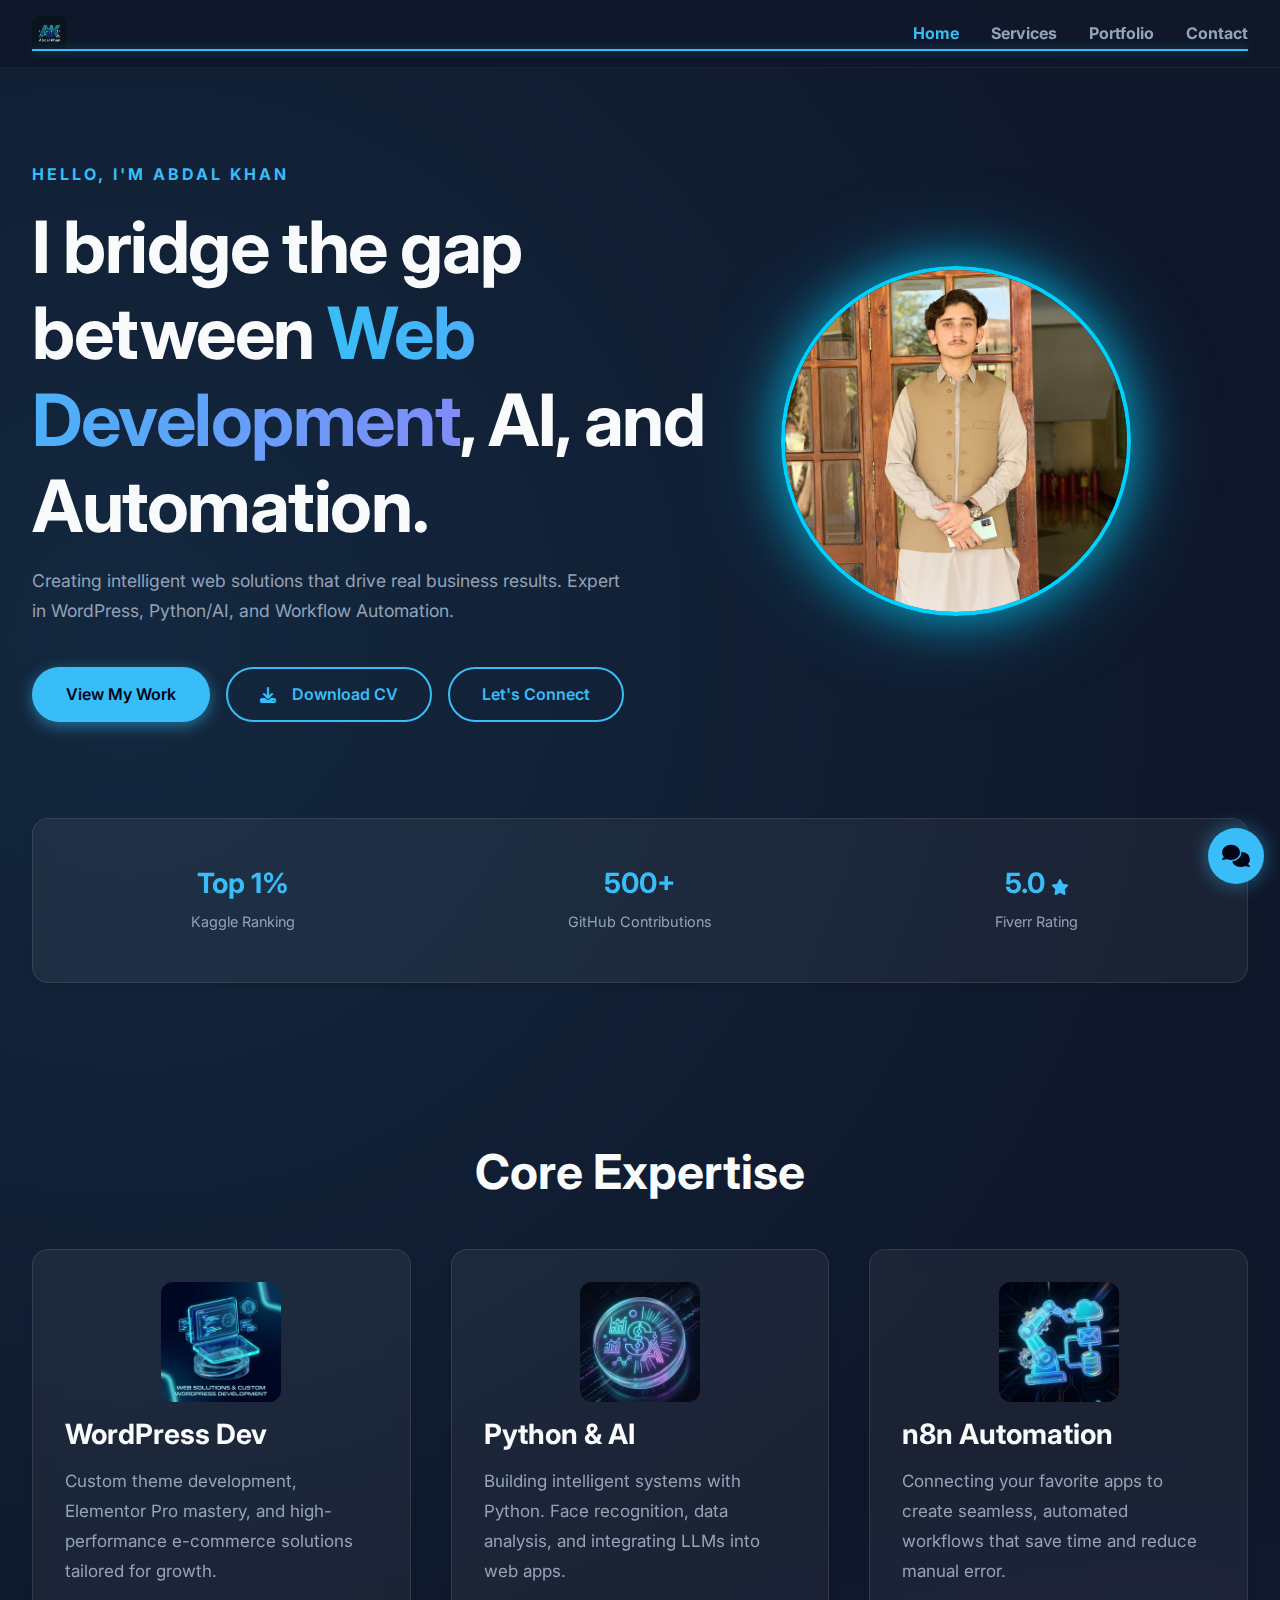
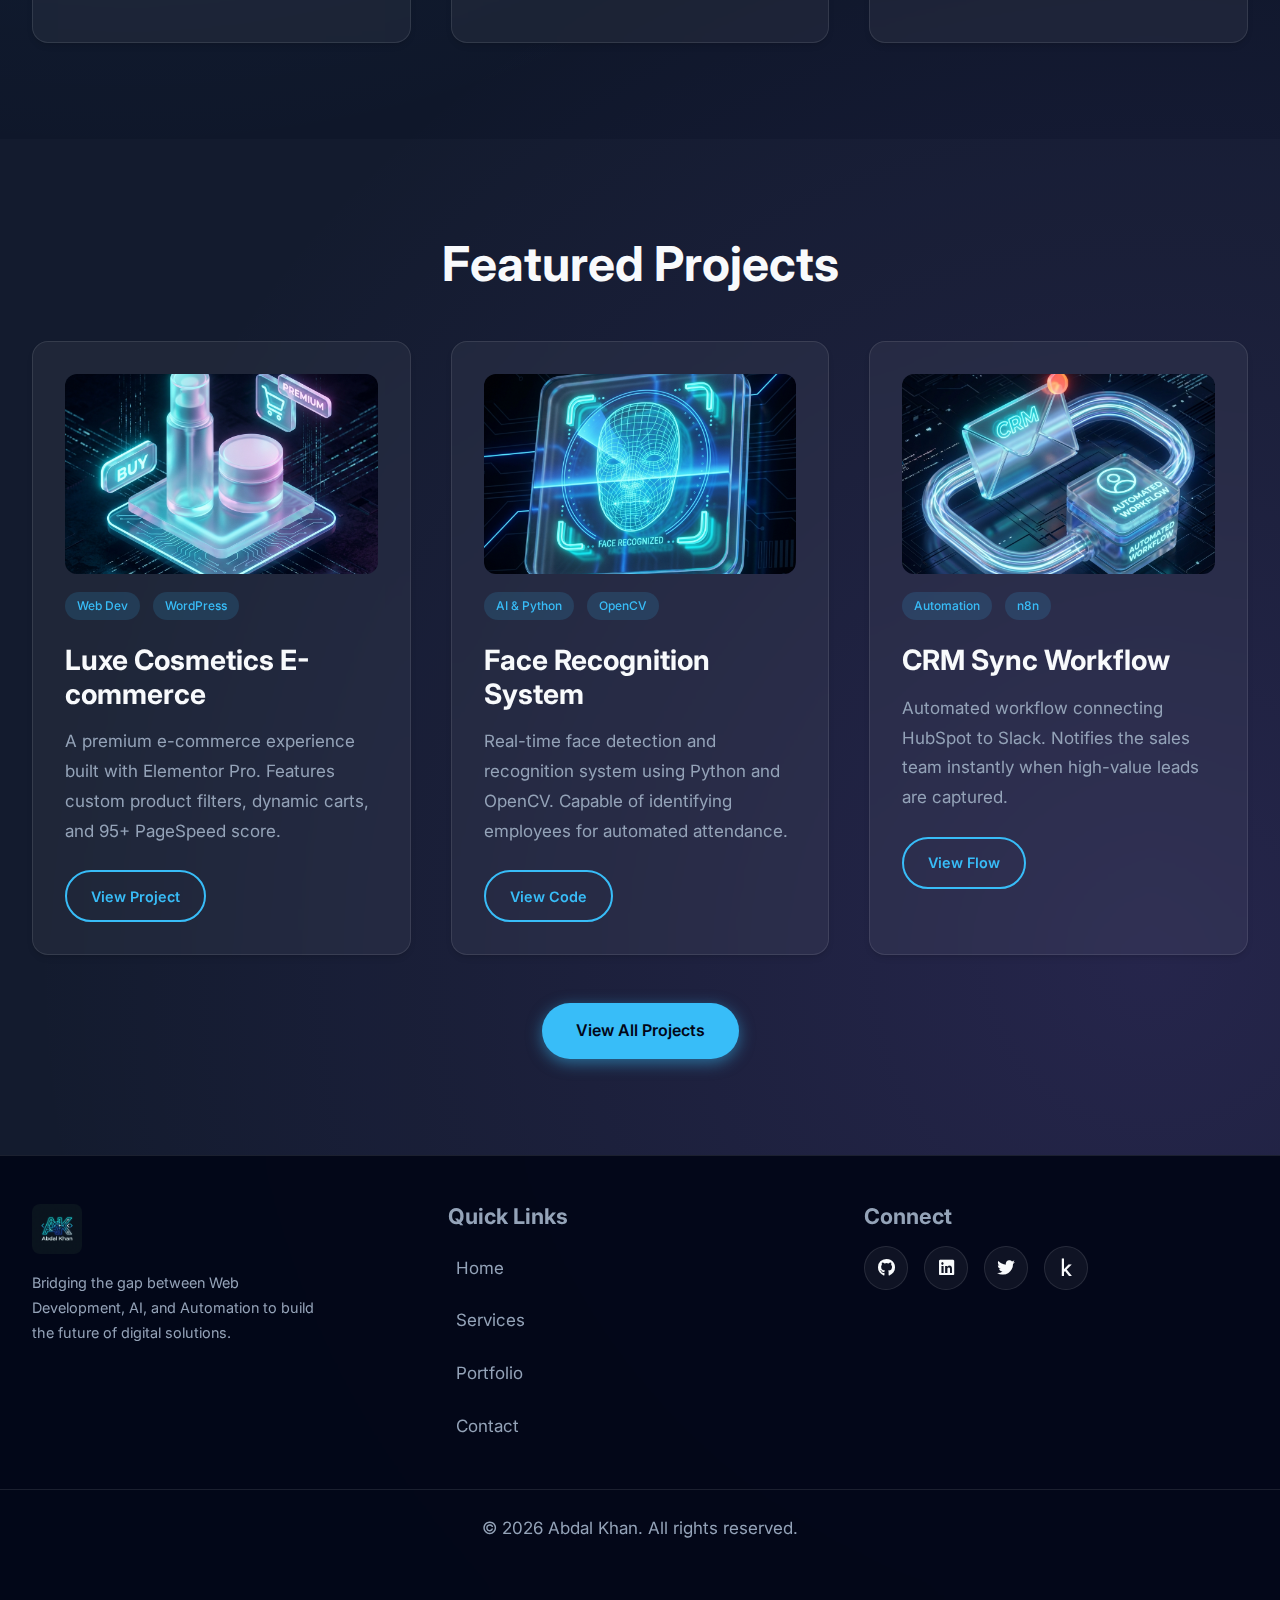
<file: index.html>
<!DOCTYPE html>
<html lang="en">

<head>
    <meta charset="UTF-8">
    <meta name="viewport" content="width=device-width, initial-scale=1.0">
    <title>Portfolio | Web Dev & AI Specialist</title>
    <!-- Fonts -->
    <link rel="preconnect" href="https://fonts.googleapis.com">
    <link rel="preconnect" href="https://fonts.gstatic.com" crossorigin>
    <link href="https://fonts.googleapis.com/css2?family=Inter:wght@400;500;600;700;800&display=swap" rel="stylesheet">
    <link rel="stylesheet" href="style.css">
    <!-- FontAwesome for Icons -->
    <link rel="stylesheet" href="https://cdnjs.cloudflare.com/ajax/libs/font-awesome/6.4.0/css/all.min.css">
</head>

<body>

    <!-- Navigation -->
    <header>
        <div class="container">
            <nav>
                <a href="index.html" class="logo">
                    <img src="new_logo.png" alt="Logo" class="logo-img">
                </a>
                <ul class="nav-links">
                    <li><a href="index.html" class="active">Home</a></li>
                    <li><a href="services.html">Services</a></li>
                    <li><a href="portfolio.html">Portfolio</a></li>
                    <li><a href="contact.html">Contact</a></li>
                </ul>
                <div class="burger">
                    <div class="line1"></div>
                    <div class="line2"></div>
                    <div class="line3"></div>
                </div>
            </nav>
        </div>
    </header>

    <!-- Hero Section -->
    <section class="hero section-padding"
        style="padding-top: 10rem; min-height: 90vh; display: flex; align-items: center;">
        <div class="container">
            <div class="hero-content">
                <div>
                    <p class="hero-subtitle">HELLO, I'M ABDAL KHAN</p>
                    <h1 class="hero-title">I bridge the gap between <span
                            style="background: linear-gradient(to right, #38bdf8, #818cf8); -webkit-background-clip: text; background-clip: text; color: transparent;">Web
                            Development</span>, AI, and Automation.</h1>
                    <p style="font-size: 1.1rem; max-width: 600px; margin-bottom: 2.5rem;">
                        Creating intelligent web solutions that drive real business results. Expert in WordPress,
                        Python/AI, and Workflow Automation.
                    </p>
                    <div class="hero-buttons">
                        <a href="portfolio.html" class="btn btn-primary">View My Work</a>
                        <a href="https://drive.google.com/file/d/1JpySWDQHjUjmjaiJyUiT8-OLuBSxRyZj/view?usp=drive_link"
                            target="_blank" class="btn btn-outline"><i class="fas fa-download"
                                style="margin-right: 8px;"></i>Download CV</a>
                        <a href="contact.html" class="btn btn-outline">Let's Connect</a>
                    </div>
                </div>
                <!-- Profile Image -->
                <div>
                    <img src="profile.png" alt="Abdal Khan" class="hero-img">
                </div>
            </div>
        </div>
    </section>

    <!-- Quick Stats Bar -->
    <section class="stats" style="margin-bottom: 4rem;">
        <div class="container">
            <div class="glass-card grid-3" style="align-items: center; text-align: center;">
                <div class="stat-item">
                    <a href="https://www.kaggle.com/muhammadabdal123" target="_blank" style="text-decoration: none;">
                        <h3 style="color: var(--accent); margin-bottom: 0.5rem;">Top 1%</h3>
                        <p style="margin-bottom: 0;">Kaggle Ranking</p>
                    </a>
                </div>
                <div class="stat-item">
                    <h3 style="color: var(--accent); margin-bottom: 0.5rem;">500+</h3>
                    <p style="margin-bottom: 0;">GitHub Contributions</p>
                </div>
                <div class="stat-item">
                    <h3 style="color: var(--accent); margin-bottom: 0.5rem;">5.0 <i class="fas fa-star"
                            style="font-size: 1rem;"></i></h3>
                    <p style="margin-bottom: 0;">Fiverr Rating</p>
                </div>
            </div>
        </div>
    </section>

    <!-- Core Expertise -->
    <section class="expertise section-padding">
        <div class="container">
            <h2 style="text-align: center; margin-bottom: 3rem;">Core Expertise</h2>
            <div class="grid-3">
                <div class="glass-card">
                    <img src="web_solutions.png" alt="WordPress Dev" class="service-img">
                    <h3>WordPress Dev</h3>
                    <p>Custom theme development, Elementor Pro mastery, and high-performance e-commerce solutions
                        tailored for growth.</p>
                </div>
                <div class="glass-card">
                    <img src="data_strategy.png" alt="Python & AI" class="service-img">
                    <h3>Python & AI</h3>
                    <p>Building intelligent systems with Python. Face recognition, data analysis, and integrating LLMs
                        into web apps.</p>
                </div>
                <div class="glass-card">
                    <img src="automation.png" alt="n8n Automation" class="service-img">
                    <h3>n8n Automation</h3>
                    <p>Connecting your favorite apps to create seamless, automated workflows that save time and reduce
                        manual error.</p>
                </div>
            </div>
        </div>
    </section>


    <!-- Featured Projects -->
    <section class="projects section-padding" style="background: rgba(255, 255, 255, 0.02);">
        <div class="container">
            <h2 style="text-align: center; margin-bottom: 3rem;">Featured Projects</h2>
            <div class="grid-3">
                <!-- Project 1: Web Dev -->
                <div class="glass-card">
                    <img src="portfolio_luxe.png" alt="Luxe Cosmetics" class="project-img">
                    <div style="margin-bottom: 1rem;">
                        <span class="project-tag">Web Dev</span>
                        <span class="project-tag">WordPress</span>
                    </div>
                    <h3>Luxe Cosmetics E-commerce</h3>
                    <p>A premium e-commerce experience built with Elementor Pro. Features custom product filters,
                        dynamic carts, and 95+ PageSpeed score.</p>
                    <a href="portfolio.html" class="btn btn-outline"
                        style="padding: 0.5rem 1.5rem; font-size: 0.9rem;">View
                        Project</a>
                </div>

                <!-- Project 2: AI -->
                <div class="glass-card">
                    <img src="portfolio_face_rec.png" alt="Face Recognition" class="project-img">
                    <div style="margin-bottom: 1rem;">
                        <span class="project-tag">AI & Python</span>
                        <span class="project-tag">OpenCV</span>
                    </div>
                    <h3>Face Recognition System</h3>
                    <p>Real-time face detection and recognition system using Python and OpenCV. Capable of identifying
                        employees for automated attendance.</p>
                    <a href="https://github.com/Abdal-AI/Face-Recognition-Attendance-System" class="btn btn-outline"
                        style="padding: 0.5rem 1.5rem; font-size: 0.9rem;">View Code</a>
                </div>

                <!-- Project 3: Automation -->
                <div class="glass-card">
                    <img src="portfolio_crm.png" alt="CRM Sync" class="project-img">
                    <div style="margin-bottom: 1rem;">
                        <span class="project-tag">Automation</span>
                        <span class="project-tag">n8n</span>
                    </div>
                    <h3>CRM Sync Workflow</h3>
                    <p>Automated workflow connecting HubSpot to Slack. Notifies the sales team instantly when high-value
                        leads are captured.</p>
                    <a href="portfolio.html" class="btn btn-outline"
                        style="padding: 0.5rem 1.5rem; font-size: 0.9rem;">View Flow</a>
                </div>
            </div>

            <div style="text-align: center; margin-top: 3rem;">
                <a href="portfolio.html" class="btn btn-primary">View All Projects</a>
            </div>
        </div>
    </section>

    <!-- Footer -->
    <footer>
        <div class="container">
            <div class="footer-content">
                <div class="footer-brand">
                    <img src="new_logo.png" alt="Abdal Khan Logo" class="logo-img" style="height: 50px;">
                    <p>Bridging the gap between Web Development, AI, and Automation to build the future of digital
                        solutions.</p>
                </div>

                <div class="footer-links">
                    <h4>Quick Links</h4>
                    <ul>
                        <li><a href="index.html">Home</a></li>
                        <li><a href="services.html">Services</a></li>
                        <li><a href="portfolio.html">Portfolio</a></li>
                        <li><a href="contact.html">Contact</a></li>
                    </ul>
                </div>

                <div class="footer-social">
                    <h4>Connect</h4>
                    <div class="footer-social-icons">
                        <a href="https://github.com/Abdal-AI"><i class="fab fa-github"></i></a>
                        <a href="https://www.linkedin.com/in/muhammad-abdal-619451299/" target="_blank"><i
                                class="fab fa-linkedin"></i></a>
                        <a href="https://x.com/abdalkhan1514" target="_blank"><i class="fab fa-twitter"></i></a>
                        <a href="https://www.kaggle.com/muhammadabdal123" target="_blank"><i
                                class="fab fa-kaggle"></i></a>
                    </div>
                </div>
            </div>
        </div>

        <div class="footer-bottom">
            <p>&copy; <span id="year"></span> Abdal Khan. All rights reserved.</p>
        </div>
        </div>
    </footer>

    <script src="script.js"></script>
</body>

</html>
</file>
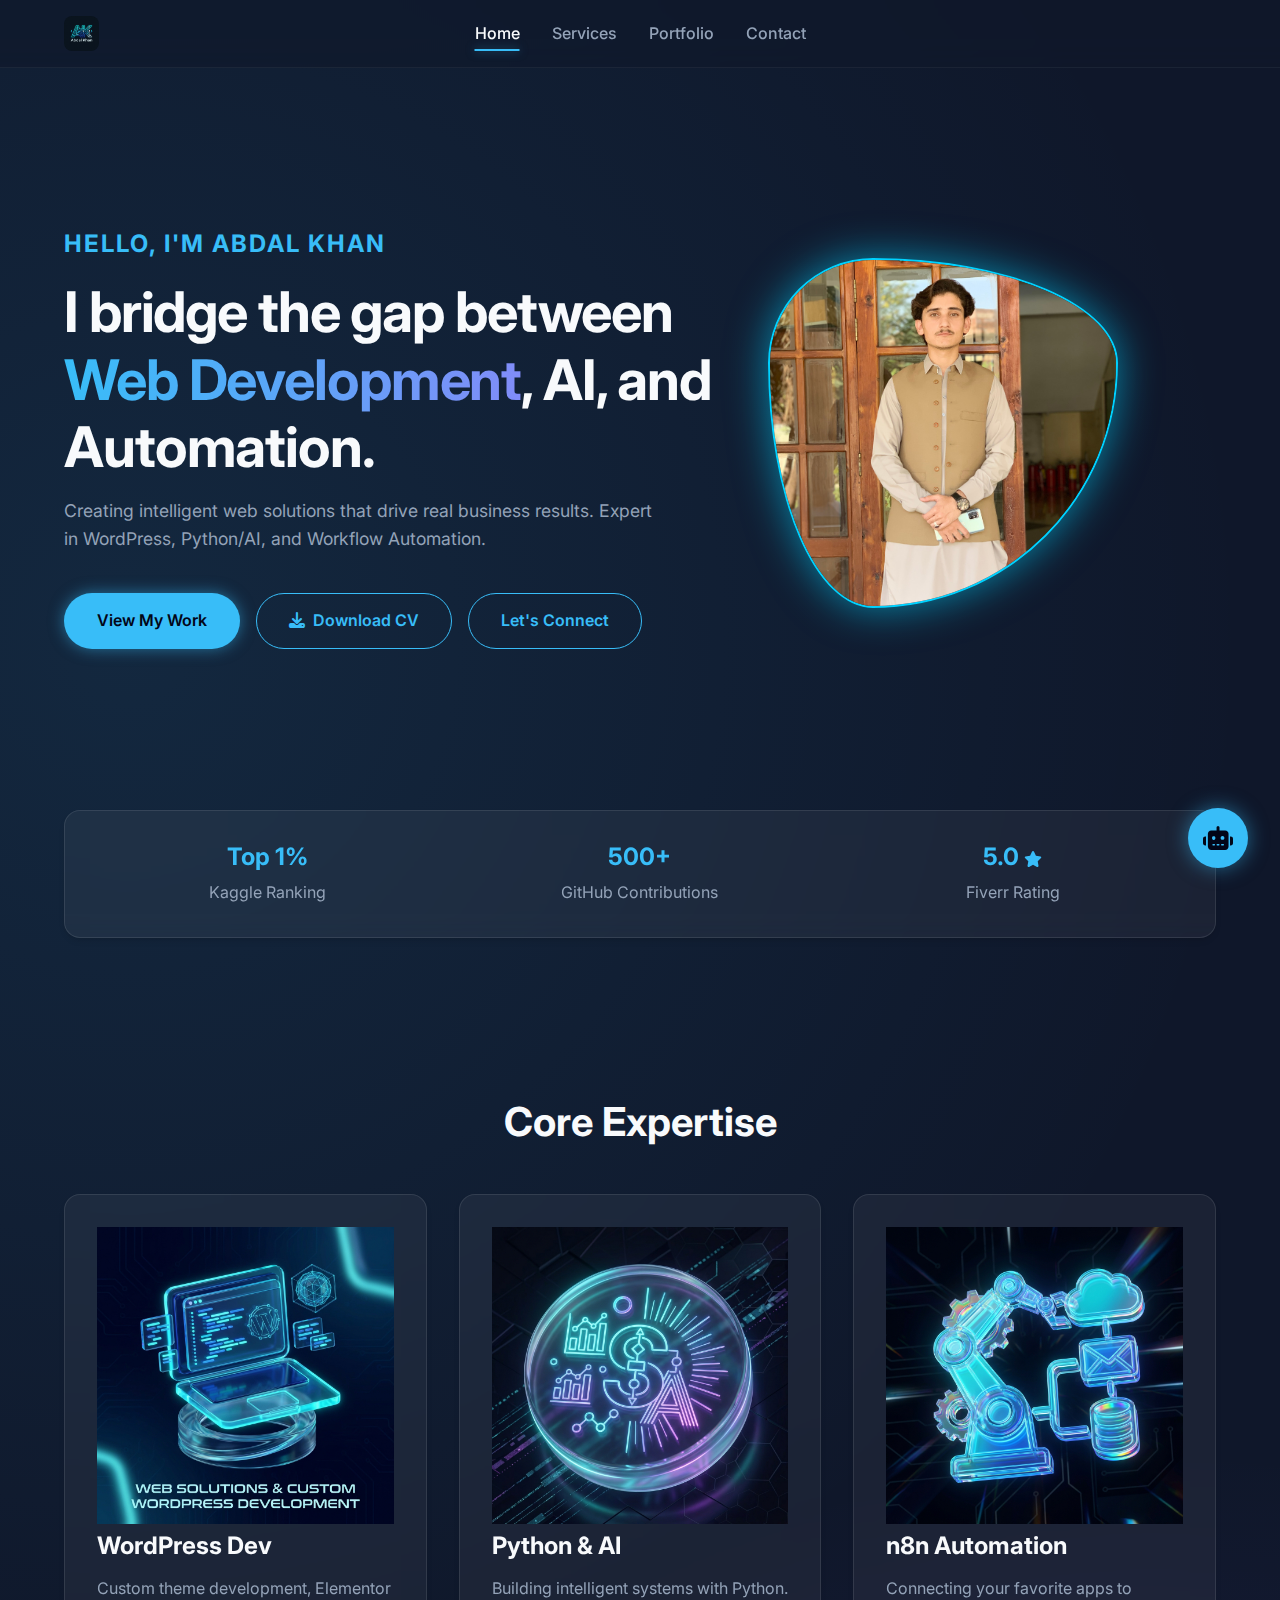
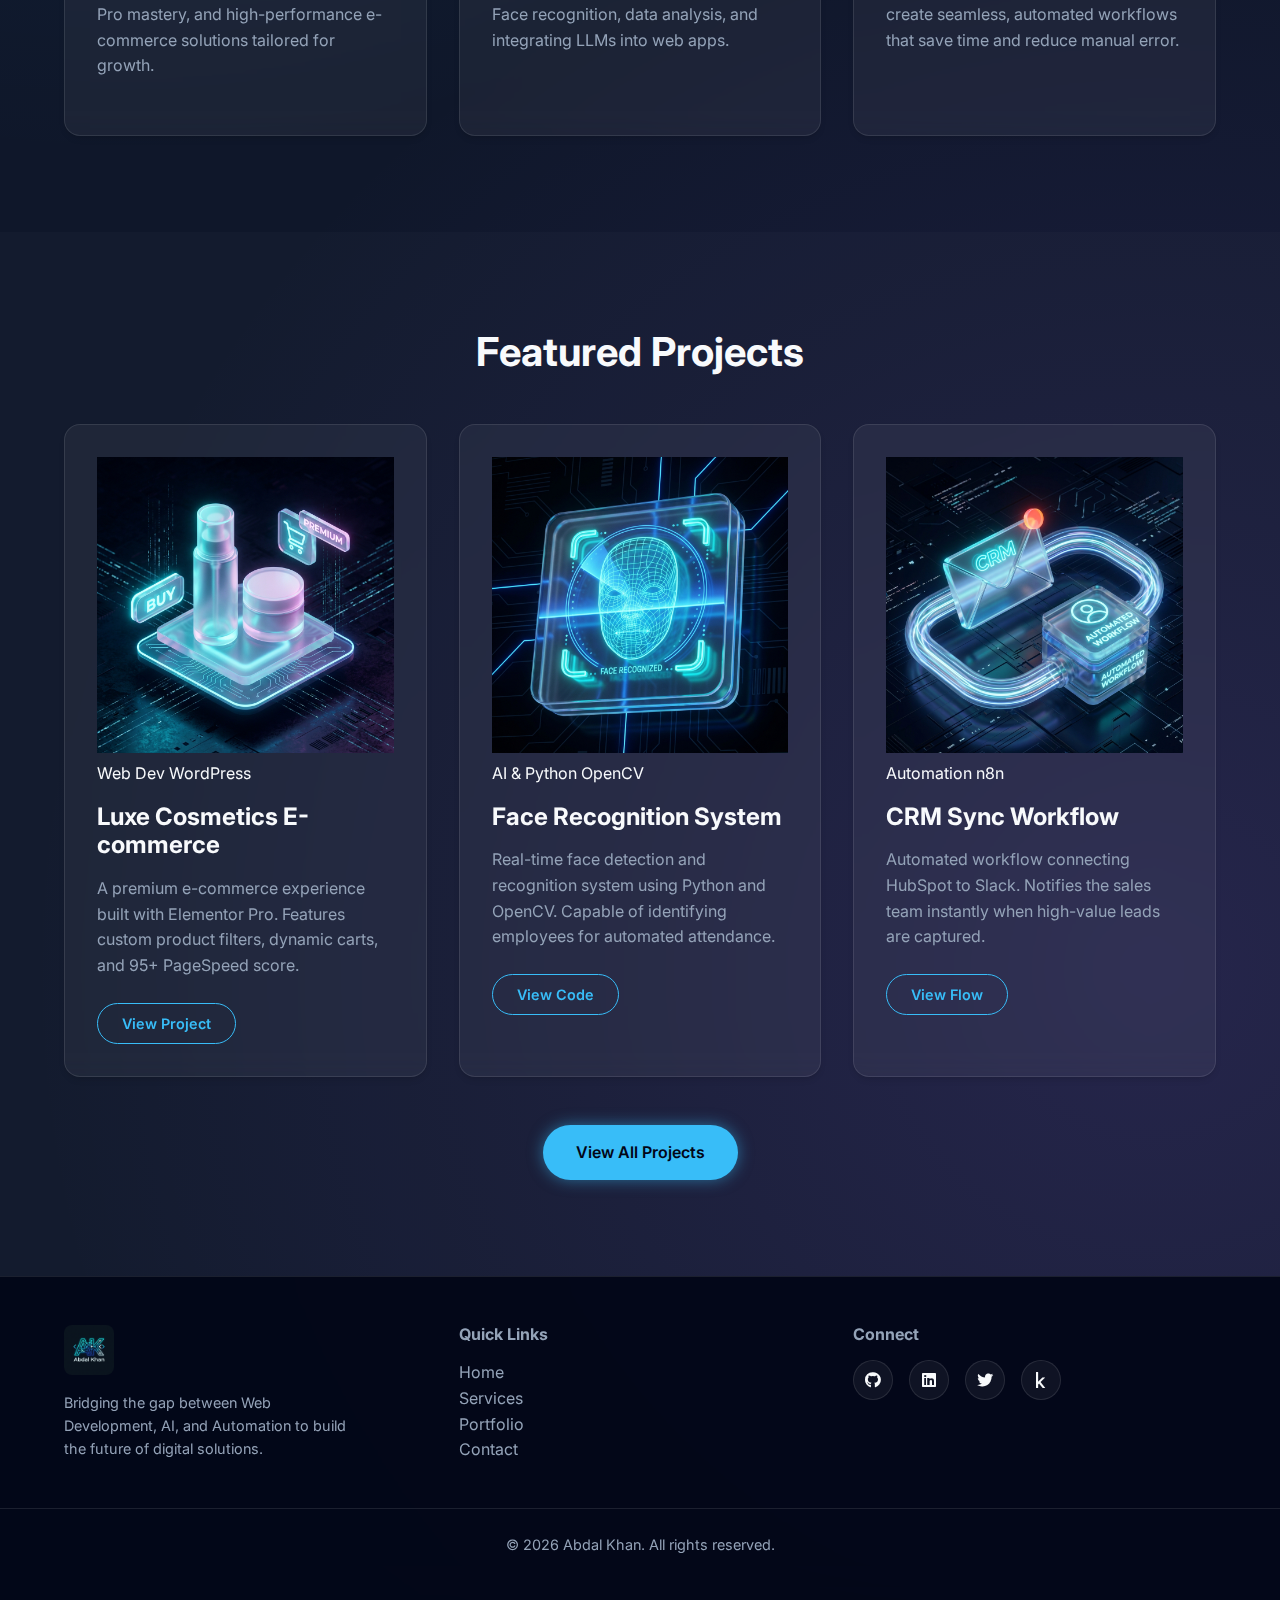
<file: my website/index.html>
<!DOCTYPE html>
<html lang="en">

<head>
    <meta charset="UTF-8">
    <meta name="viewport" content="width=device-width, initial-scale=1.0">
    <title>Portfolio | Web Dev & AI Specialist</title>
    <!-- Fonts -->
    <link rel="preconnect" href="https://fonts.googleapis.com">
    <link rel="preconnect" href="https://fonts.gstatic.com" crossorigin>
    <link href="https://fonts.googleapis.com/css2?family=Inter:wght@400;500;600;700;800&display=swap" rel="stylesheet">
    <link rel="stylesheet" href="style.css">
    <!-- FontAwesome for Icons -->
    <link rel="stylesheet" href="https://cdnjs.cloudflare.com/ajax/libs/font-awesome/6.4.0/css/all.min.css">
</head>

<body>

    <!-- Navigation -->
    <header>
        <div class="container">
            <nav>
                <a href="index.html" class="logo">
                    <img src="new_logo.png" alt="Logo" class="logo-img">
                </a>
                <ul class="nav-links">
                    <li><a href="index.html" class="active">Home</a></li>
                    <li><a href="services.html">Services</a></li>
                    <li><a href="portfolio.html">Portfolio</a></li>
                    <li><a href="contact.html">Contact</a></li>
                </ul>
                <div class="burger">
                    <div class="line1"></div>
                    <div class="line2"></div>
                    <div class="line3"></div>
                </div>
            </nav>
        </div>
    </header>

    <!-- Hero Section -->
    <section class="hero section-padding"
        style="padding-top: 10rem; min-height: 90vh; display: flex; align-items: center;">
        <div class="container">
            <div class="hero-content">
                <div>
                    <p class="hero-subtitle">HELLO, I'M ABDAL KHAN</p>
                    <h1 class="hero-title">I bridge the gap between <span
                            style="background: linear-gradient(to right, #38bdf8, #818cf8); -webkit-background-clip: text; background-clip: text; color: transparent;">Web
                            Development</span>, AI, and Automation.</h1>
                    <p style="font-size: 1.1rem; max-width: 600px; margin-bottom: 2.5rem;">
                        Creating intelligent web solutions that drive real business results. Expert in WordPress,
                        Python/AI, and Workflow Automation.
                    </p>
                    <div class="hero-buttons">
                        <a href="portfolio.html" class="btn btn-primary">View My Work</a>
                        <a href="https://drive.google.com/file/d/1JpySWDQHjUjmjaiJyUiT8-OLuBSxRyZj/view?usp=drive_link"
                            target="_blank" class="btn btn-outline"><i class="fas fa-download"
                                style="margin-right: 8px;"></i>Download CV</a>
                        <a href="contact.html" class="btn btn-outline">Let's Connect</a>
                    </div>
                </div>
                <!-- Profile Image -->
                <div>
                    <img src="profile.png" alt="Abdal Khan" class="hero-img">
                </div>
            </div>
        </div>
    </section>

    <!-- Quick Stats Bar -->
    <section class="stats" style="margin-bottom: 4rem;">
        <div class="container">
            <div class="glass-card grid-3" style="align-items: center; text-align: center;">
                <div class="stat-item">
                    <a href="https://www.kaggle.com/muhammadabdal123" target="_blank" style="text-decoration: none;">
                        <h3 style="color: var(--accent); margin-bottom: 0.5rem;">Top 1%</h3>
                        <p style="margin-bottom: 0;">Kaggle Ranking</p>
                    </a>
                </div>
                <div class="stat-item">
                    <h3 style="color: var(--accent); margin-bottom: 0.5rem;">500+</h3>
                    <p style="margin-bottom: 0;">GitHub Contributions</p>
                </div>
                <div class="stat-item">
                    <h3 style="color: var(--accent); margin-bottom: 0.5rem;">5.0 <i class="fas fa-star"
                            style="font-size: 1rem;"></i></h3>
                    <p style="margin-bottom: 0;">Fiverr Rating</p>
                </div>
            </div>
        </div>
    </section>

    <!-- Core Expertise -->
    <section class="expertise section-padding">
        <div class="container">
            <h2 style="text-align: center; margin-bottom: 3rem;">Core Expertise</h2>
            <div class="grid-3">
                <div class="glass-card">
                    <img src="web_solutions.png" alt="WordPress Dev" class="service-img">
                    <h3>WordPress Dev</h3>
                    <p>Custom theme development, Elementor Pro mastery, and high-performance e-commerce solutions
                        tailored for growth.</p>
                </div>
                <div class="glass-card">
                    <img src="data_strategy.png" alt="Python & AI" class="service-img">
                    <h3>Python & AI</h3>
                    <p>Building intelligent systems with Python. Face recognition, data analysis, and integrating LLMs
                        into web apps.</p>
                </div>
                <div class="glass-card">
                    <img src="automation.png" alt="n8n Automation" class="service-img">
                    <h3>n8n Automation</h3>
                    <p>Connecting your favorite apps to create seamless, automated workflows that save time and reduce
                        manual error.</p>
                </div>
            </div>
        </div>
    </section>


    <!-- Featured Projects -->
    <section class="projects section-padding" style="background: rgba(255, 255, 255, 0.02);">
        <div class="container">
            <h2 style="text-align: center; margin-bottom: 3rem;">Featured Projects</h2>
            <div class="grid-3">
                <!-- Project 1: Web Dev -->
                <div class="glass-card">
                    <img src="portfolio_luxe.png" alt="Luxe Cosmetics" class="project-img">
                    <div style="margin-bottom: 1rem;">
                        <span class="project-tag">Web Dev</span>
                        <span class="project-tag">WordPress</span>
                    </div>
                    <h3>Luxe Cosmetics E-commerce</h3>
                    <p>A premium e-commerce experience built with Elementor Pro. Features custom product filters,
                        dynamic carts, and 95+ PageSpeed score.</p>
                    <a href="portfolio.html" class="btn btn-outline"
                        style="padding: 0.5rem 1.5rem; font-size: 0.9rem;">View
                        Project</a>
                </div>

                <!-- Project 2: AI -->
                <div class="glass-card">
                    <img src="portfolio_face_rec.png" alt="Face Recognition" class="project-img">
                    <div style="margin-bottom: 1rem;">
                        <span class="project-tag">AI & Python</span>
                        <span class="project-tag">OpenCV</span>
                    </div>
                    <h3>Face Recognition System</h3>
                    <p>Real-time face detection and recognition system using Python and OpenCV. Capable of identifying
                        employees for automated attendance.</p>
                    <a href="https://github.com/Abdal-AI/Face-Recognition-Attendance-System" class="btn btn-outline"
                        style="padding: 0.5rem 1.5rem; font-size: 0.9rem;">View Code</a>
                </div>

                <!-- Project 3: Automation -->
                <div class="glass-card">
                    <img src="portfolio_crm.png" alt="CRM Sync" class="project-img">
                    <div style="margin-bottom: 1rem;">
                        <span class="project-tag">Automation</span>
                        <span class="project-tag">n8n</span>
                    </div>
                    <h3>CRM Sync Workflow</h3>
                    <p>Automated workflow connecting HubSpot to Slack. Notifies the sales team instantly when high-value
                        leads are captured.</p>
                    <a href="portfolio.html" class="btn btn-outline"
                        style="padding: 0.5rem 1.5rem; font-size: 0.9rem;">View Flow</a>
                </div>
            </div>

            <div style="text-align: center; margin-top: 3rem;">
                <a href="portfolio.html" class="btn btn-primary">View All Projects</a>
            </div>
        </div>
    </section>

    <!-- Footer -->
    <footer>
        <div class="container">
            <div class="footer-content">
                <div class="footer-brand">
                    <img src="new_logo.png" alt="Abdal Khan Logo" class="logo-img" style="height: 50px;">
                    <p>Bridging the gap between Web Development, AI, and Automation to build the future of digital
                        solutions.</p>
                </div>

                <div class="footer-links">
                    <h4>Quick Links</h4>
                    <ul>
                        <li><a href="index.html">Home</a></li>
                        <li><a href="services.html">Services</a></li>
                        <li><a href="portfolio.html">Portfolio</a></li>
                        <li><a href="contact.html">Contact</a></li>
                    </ul>
                </div>

                <div class="footer-social">
                    <h4>Connect</h4>
                    <div class="footer-social-icons">
                        <a href="https://github.com/Abdal-AI"><i class="fab fa-github"></i></a>
                        <a href="https://www.linkedin.com/in/muhammad-abdal-619451299/" target="_blank"><i
                                class="fab fa-linkedin"></i></a>
                        <a href="https://x.com/abdalkhan1514" target="_blank"><i class="fab fa-twitter"></i></a>
                        <a href="https://www.kaggle.com/muhammadabdal123" target="_blank"><i
                                class="fab fa-kaggle"></i></a>
                    </div>
                </div>
            </div>
        </div>

        <div class="footer-bottom">
            <p>&copy; <span id="year"></span> Abdal Khan. All rights reserved.</p>
        </div>
        </div>
    </footer>

    <script src="script.js"></script>
</body>

</html>
</file>
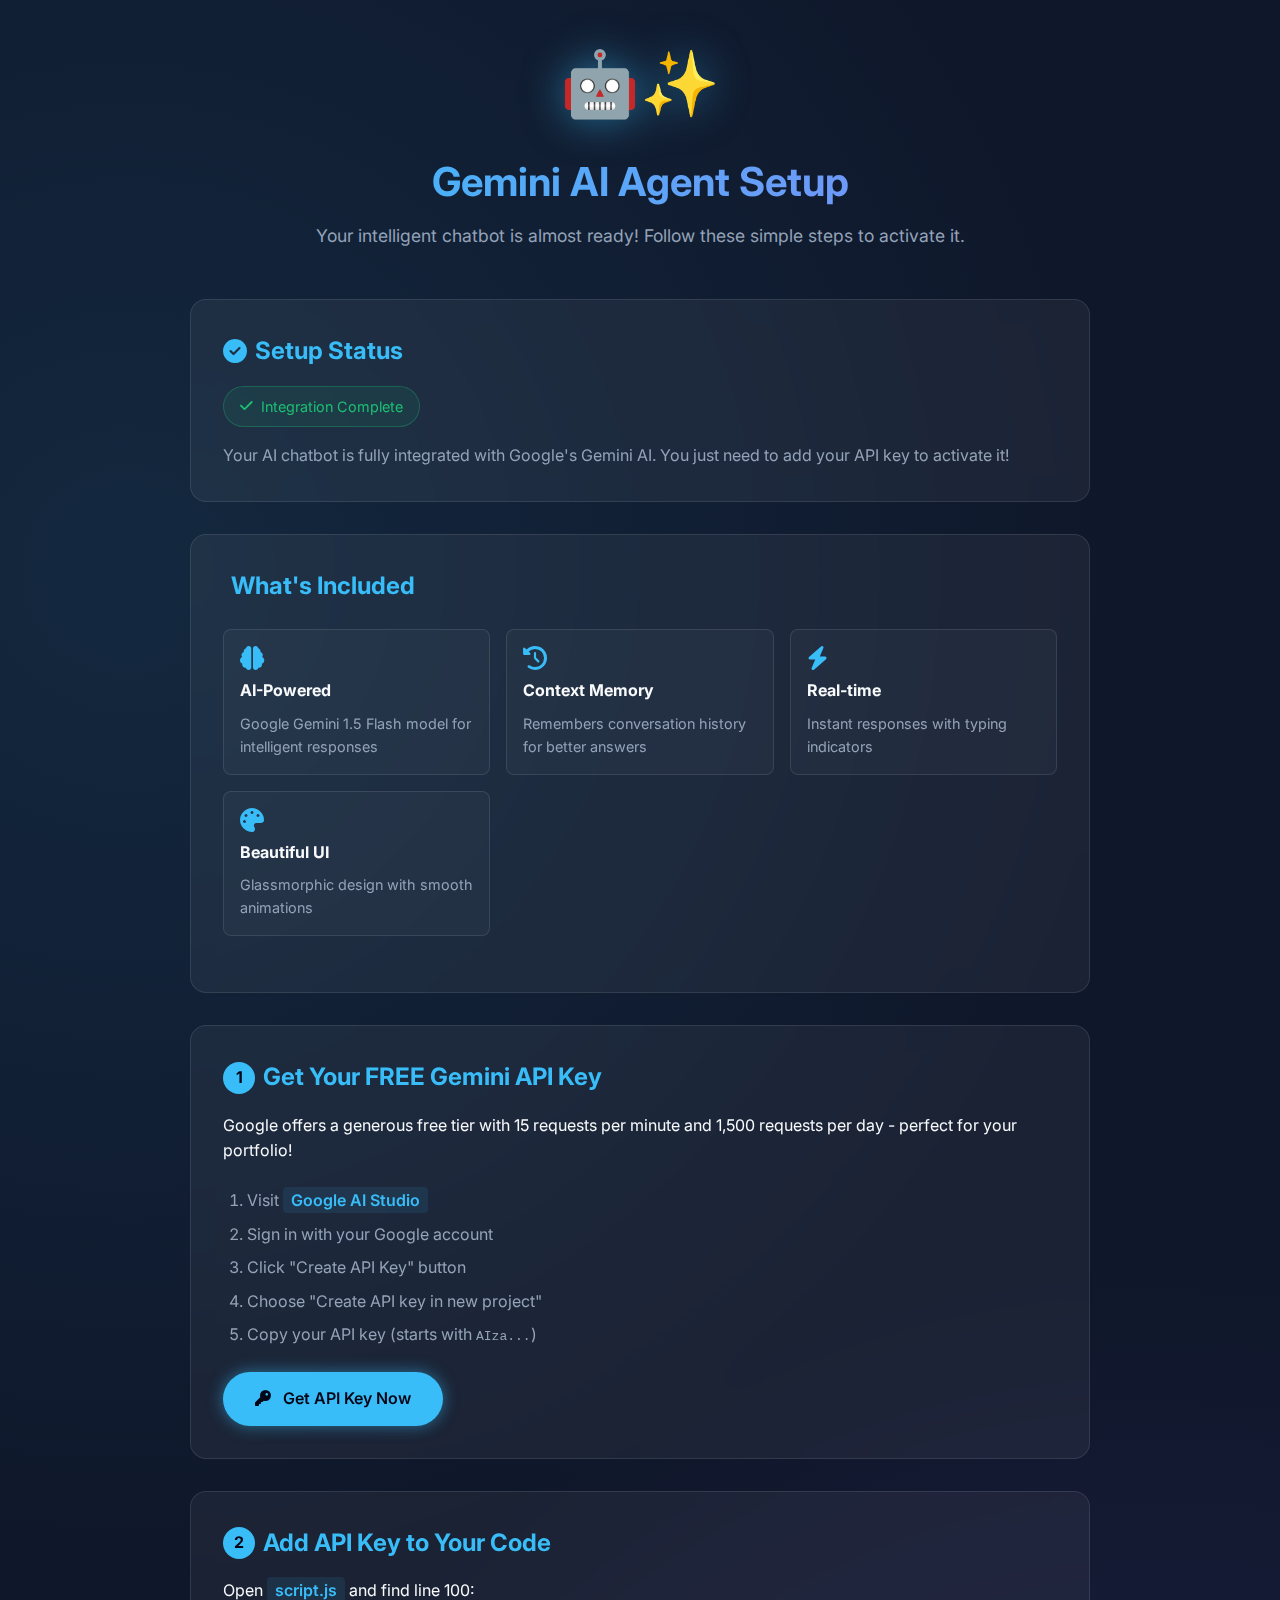
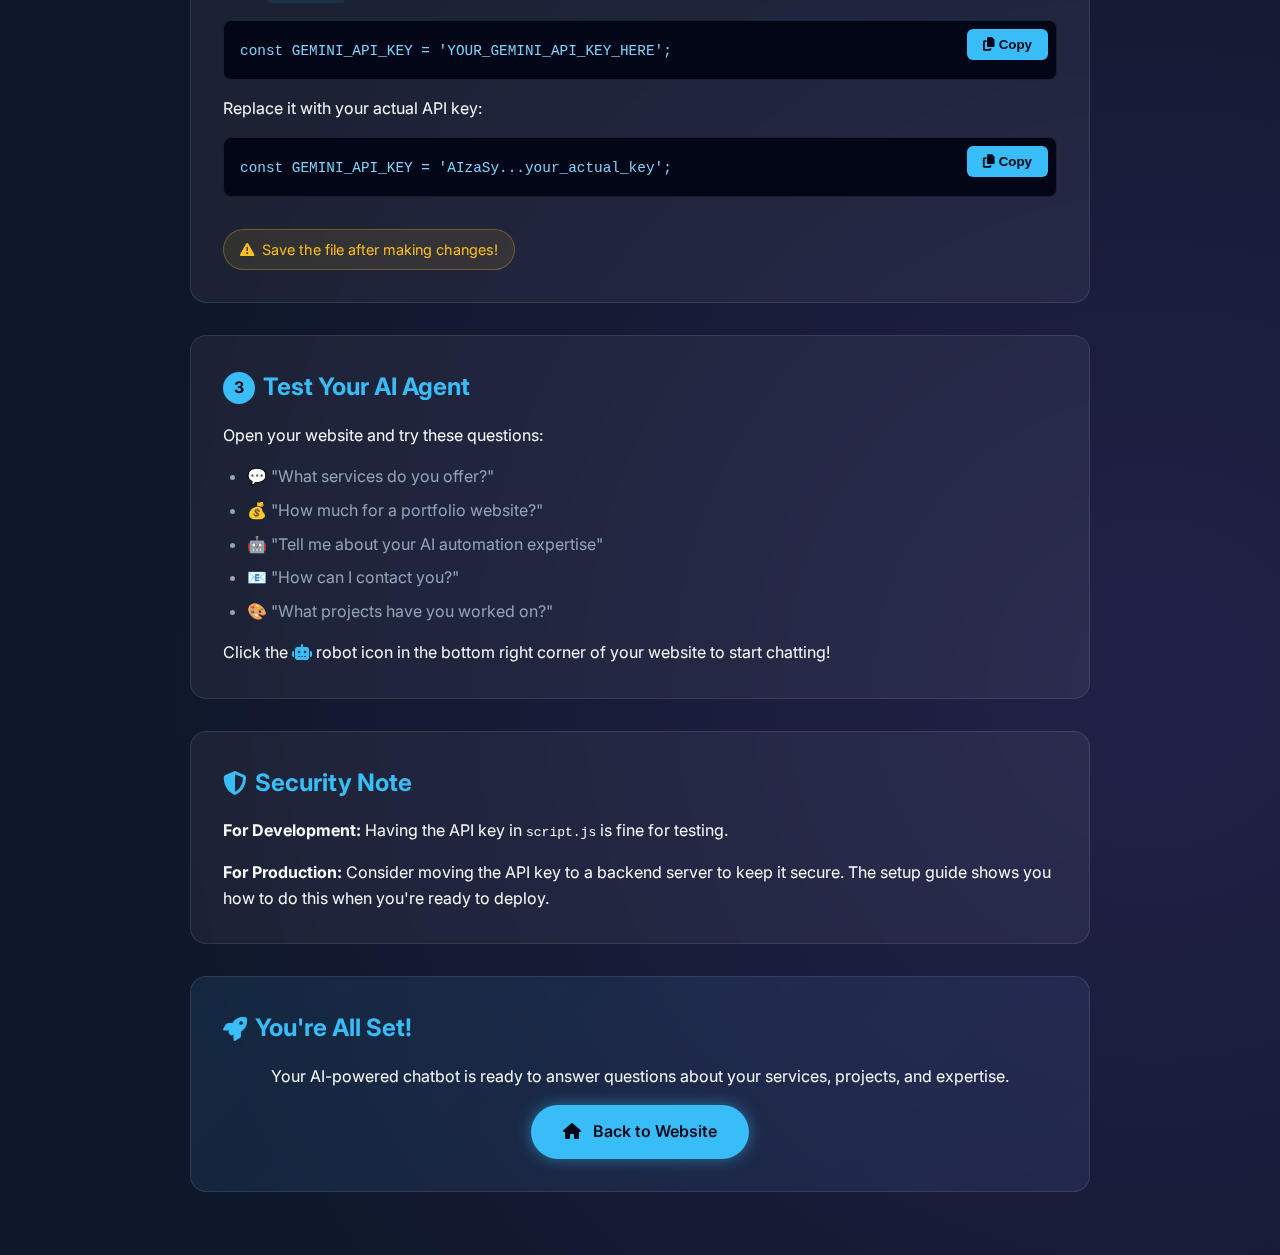
<file: ai-setup.html>
<!DOCTYPE html>
<html lang="en">
<head>
    <meta charset="UTF-8">
    <meta name="viewport" content="width=device-width, initial-scale=1.0">
    <title>🤖 AI Agent Setup - Gemini Integration</title>
    <link rel="icon" href="new_logo.png" type="image/png">
    <link rel="preconnect" href="https://fonts.googleapis.com">
    <link rel="preconnect" href="https://fonts.gstatic.com" crossorigin>
    <link href="https://fonts.googleapis.com/css2?family=Inter:wght@400;500;600;700;800&display=swap" rel="stylesheet">
    <link rel="stylesheet" href="https://cdnjs.cloudflare.com/ajax/libs/font-awesome/6.4.0/css/all.min.css">
    <style>
        :root {
            --bg-dark: #0f172a;
            --bg-darker: #020617;
            --text-primary: #f8fafc;
            --text-secondary: #94a3b8;
            --accent: #38bdf8;
            --accent-glow: rgba(56, 189, 248, 0.5);
            --glass-bg: rgba(255, 255, 255, 0.05);
            --glass-border: rgba(255, 255, 255, 0.1);
            --success: #1dbf73;
            --warning: #fbbf24;
        }

        * {
            margin: 0;
            padding: 0;
            box-sizing: border-box;
        }

        body {
            font-family: 'Inter', sans-serif;
            background: var(--bg-dark);
            color: var(--text-primary);
            line-height: 1.6;
            background-image:
                radial-gradient(circle at 10% 20%, rgba(56, 189, 248, 0.1) 0%, transparent 40%),
                radial-gradient(circle at 90% 80%, rgba(139, 92, 246, 0.15) 0%, transparent 40%);
            min-height: 100vh;
            padding: 2rem;
        }

        .container {
            max-width: 900px;
            margin: 0 auto;
        }

        .header {
            text-align: center;
            margin-bottom: 3rem;
            animation: fadeInDown 0.6s ease;
        }

        .header-icon {
            font-size: 4rem;
            margin-bottom: 1rem;
            filter: drop-shadow(0 0 20px var(--accent-glow));
        }

        h1 {
            font-size: 2.5rem;
            margin-bottom: 0.5rem;
            background: linear-gradient(to right, #38bdf8, #818cf8);
            -webkit-background-clip: text;
            background-clip: text;
            color: transparent;
        }

        .subtitle {
            color: var(--text-secondary);
            font-size: 1.1rem;
        }

        .card {
            background: var(--glass-bg);
            backdrop-filter: blur(10px);
            border: 1px solid var(--glass-border);
            border-radius: 16px;
            padding: 2rem;
            margin-bottom: 2rem;
            animation: fadeInUp 0.6s ease backwards;
        }

        .card:nth-child(2) { animation-delay: 0.1s; }
        .card:nth-child(3) { animation-delay: 0.2s; }
        .card:nth-child(4) { animation-delay: 0.3s; }

        .card h2 {
            color: var(--accent);
            margin-bottom: 1rem;
            display: flex;
            align-items: center;
            gap: 0.5rem;
        }

        .step-number {
            display: inline-flex;
            align-items: center;
            justify-content: center;
            width: 32px;
            height: 32px;
            background: var(--accent);
            color: var(--bg-darker);
            border-radius: 50%;
            font-weight: 700;
            font-size: 1rem;
        }

        .code-block {
            background: var(--bg-darker);
            border: 1px solid var(--glass-border);
            border-radius: 8px;
            padding: 1rem;
            margin: 1rem 0;
            position: relative;
            overflow-x: auto;
        }

        .code-block code {
            color: #7dd3fc;
            font-family: 'Courier New', monospace;
            font-size: 0.9rem;
        }

        .copy-btn {
            position: absolute;
            top: 0.5rem;
            right: 0.5rem;
            background: var(--accent);
            color: var(--bg-darker);
            border: none;
            padding: 0.5rem 1rem;
            border-radius: 6px;
            cursor: pointer;
            font-weight: 600;
            transition: all 0.3s ease;
        }

        .copy-btn:hover {
            background: #7dd3fc;
        }

        .btn {
            display: inline-block;
            background: var(--accent);
            color: var(--bg-darker);
            padding: 0.875rem 2rem;
            border-radius: 50px;
            text-decoration: none;
            font-weight: 600;
            transition: all 0.3s ease;
            box-shadow: 0 0 15px var(--accent-glow);
        }

        .btn:hover {
            background: #7dd3fc;
            transform: translateY(-2px);
            box-shadow: 0 0 25px var(--accent-glow);
        }

        .btn i {
            margin-right: 0.5rem;
        }

        .success-badge {
            display: inline-flex;
            align-items: center;
            gap: 0.5rem;
            background: rgba(29, 191, 115, 0.1);
            color: var(--success);
            padding: 0.5rem 1rem;
            border-radius: 50px;
            font-size: 0.9rem;
            border: 1px solid rgba(29, 191, 115, 0.3);
        }

        .warning-badge {
            display: inline-flex;
            align-items: center;
            gap: 0.5rem;
            background: rgba(251, 191, 36, 0.1);
            color: var(--warning);
            padding: 0.5rem 1rem;
            border-radius: 50px;
            font-size: 0.9rem;
            border: 1px solid rgba(251, 191, 36, 0.3);
        }

        ul {
            margin: 1rem 0;
            padding-left: 1.5rem;
        }

        li {
            margin: 0.5rem 0;
            color: var(--text-secondary);
        }

        .highlight {
            background: rgba(56, 189, 248, 0.1);
            padding: 0.2rem 0.5rem;
            border-radius: 4px;
            color: var(--accent);
            font-weight: 600;
        }

        @keyframes fadeInDown {
            from {
                opacity: 0;
                transform: translateY(-20px);
            }
            to {
                opacity: 1;
                transform: translateY(0);
            }
        }

        @keyframes fadeInUp {
            from {
                opacity: 0;
                transform: translateY(20px);
            }
            to {
                opacity: 1;
                transform: translateY(0);
            }
        }

        .feature-grid {
            display: grid;
            grid-template-columns: repeat(auto-fit, minmax(250px, 1fr));
            gap: 1rem;
            margin: 1.5rem 0;
        }

        .feature-card {
            background: rgba(255, 255, 255, 0.03);
            padding: 1rem;
            border-radius: 8px;
            border: 1px solid var(--glass-border);
        }

        .feature-card i {
            color: var(--accent);
            font-size: 1.5rem;
            margin-bottom: 0.5rem;
        }

        .feature-card h3 {
            font-size: 1rem;
            margin-bottom: 0.5rem;
        }

        .feature-card p {
            font-size: 0.9rem;
            color: var(--text-secondary);
            margin: 0;
        }
    </style>
</head>
<body>
    <div class="container">
        <div class="header">
            <div class="header-icon">🤖✨</div>
            <h1>Gemini AI Agent Setup</h1>
            <p class="subtitle">Your intelligent chatbot is almost ready! Follow these simple steps to activate it.</p>
        </div>

        <!-- Status Card -->
        <div class="card">
            <h2><i class="fas fa-check-circle"></i> Setup Status</h2>
            <div class="success-badge">
                <i class="fas fa-check"></i>
                <span>Integration Complete</span>
            </div>
            <p style="margin-top: 1rem; color: var(--text-secondary);">
                Your AI chatbot is fully integrated with Google's Gemini AI. You just need to add your API key to activate it!
            </p>
        </div>

        <!-- Features Card -->
        <div class="card">
            <h2><i class="fas fa-sparkles"></i> What's Included</h2>
            <div class="feature-grid">
                <div class="feature-card">
                    <i class="fas fa-brain"></i>
                    <h3>AI-Powered</h3>
                    <p>Google Gemini 1.5 Flash model for intelligent responses</p>
                </div>
                <div class="feature-card">
                    <i class="fas fa-history"></i>
                    <h3>Context Memory</h3>
                    <p>Remembers conversation history for better answers</p>
                </div>
                <div class="feature-card">
                    <i class="fas fa-bolt"></i>
                    <h3>Real-time</h3>
                    <p>Instant responses with typing indicators</p>
                </div>
                <div class="feature-card">
                    <i class="fas fa-palette"></i>
                    <h3>Beautiful UI</h3>
                    <p>Glassmorphic design with smooth animations</p>
                </div>
            </div>
        </div>

        <!-- Step 1: Get API Key -->
        <div class="card">
            <h2>
                <span class="step-number">1</span>
                Get Your FREE Gemini API Key
            </h2>
            <p>Google offers a generous free tier with 15 requests per minute and 1,500 requests per day - perfect for your portfolio!</p>
            
            <ol style="padding-left: 1.5rem; margin: 1.5rem 0;">
                <li>Visit <span class="highlight">Google AI Studio</span></li>
                <li>Sign in with your Google account</li>
                <li>Click "Create API Key" button</li>
                <li>Choose "Create API key in new project"</li>
                <li>Copy your API key (starts with <code>AIza...</code>)</li>
            </ol>

            <a href="https://aistudio.google.com/app/apikey" target="_blank" class="btn">
                <i class="fas fa-key"></i>
                Get API Key Now
            </a>
        </div>

        <!-- Step 2: Add API Key -->
        <div class="card">
            <h2>
                <span class="step-number">2</span>
                Add API Key to Your Code
            </h2>
            <p>Open <span class="highlight">script.js</span> and find line 100:</p>
            
            <div class="code-block">
                <button class="copy-btn" onclick="copyCode('code1')">
                    <i class="fas fa-copy"></i> Copy
                </button>
                <code id="code1">const GEMINI_API_KEY = 'YOUR_GEMINI_API_KEY_HERE';</code>
            </div>

            <p>Replace it with your actual API key:</p>
            
            <div class="code-block">
                <button class="copy-btn" onclick="copyCode('code2')">
                    <i class="fas fa-copy"></i> Copy
                </button>
                <code id="code2">const GEMINI_API_KEY = 'AIzaSy...your_actual_key';</code>
            </div>

            <div class="warning-badge" style="margin-top: 1rem;">
                <i class="fas fa-exclamation-triangle"></i>
                <span>Save the file after making changes!</span>
            </div>
        </div>

        <!-- Step 3: Test -->
        <div class="card">
            <h2>
                <span class="step-number">3</span>
                Test Your AI Agent
            </h2>
            <p>Open your website and try these questions:</p>
            
            <ul>
                <li>💬 "What services do you offer?"</li>
                <li>💰 "How much for a portfolio website?"</li>
                <li>🤖 "Tell me about your AI automation expertise"</li>
                <li>📧 "How can I contact you?"</li>
                <li>🎨 "What projects have you worked on?"</li>
            </ul>

            <p style="margin-top: 1rem;">
                Click the <i class="fas fa-robot" style="color: var(--accent);"></i> robot icon in the bottom right corner of your website to start chatting!
            </p>
        </div>

        <!-- Security Note -->
        <div class="card">
            <h2><i class="fas fa-shield-alt"></i> Security Note</h2>
            <p>
                <strong>For Development:</strong> Having the API key in <code>script.js</code> is fine for testing.
            </p>
            <p style="margin-top: 1rem;">
                <strong>For Production:</strong> Consider moving the API key to a backend server to keep it secure. 
                The setup guide shows you how to do this when you're ready to deploy.
            </p>
        </div>

        <!-- Done -->
        <div class="card" style="text-align: center; background: linear-gradient(135deg, rgba(56, 189, 248, 0.1) 0%, rgba(129, 140, 248, 0.1) 100%);">
            <h2><i class="fas fa-rocket"></i> You're All Set!</h2>
            <p>Your AI-powered chatbot is ready to answer questions about your services, projects, and expertise.</p>
            <a href="index.html" class="btn" style="margin-top: 1rem;">
                <i class="fas fa-home"></i>
                Back to Website
            </a>
        </div>
    </div>

    <script>
        function copyCode(elementId) {
            const code = document.getElementById(elementId).textContent;
            navigator.clipboard.writeText(code).then(() => {
                const btn = event.target.closest('.copy-btn');
                const originalHTML = btn.innerHTML;
                btn.innerHTML = '<i class="fas fa-check"></i> Copied!';
                setTimeout(() => {
                    btn.innerHTML = originalHTML;
                }, 2000);
            });
        }
    </script>
</body>
</html>
</file>
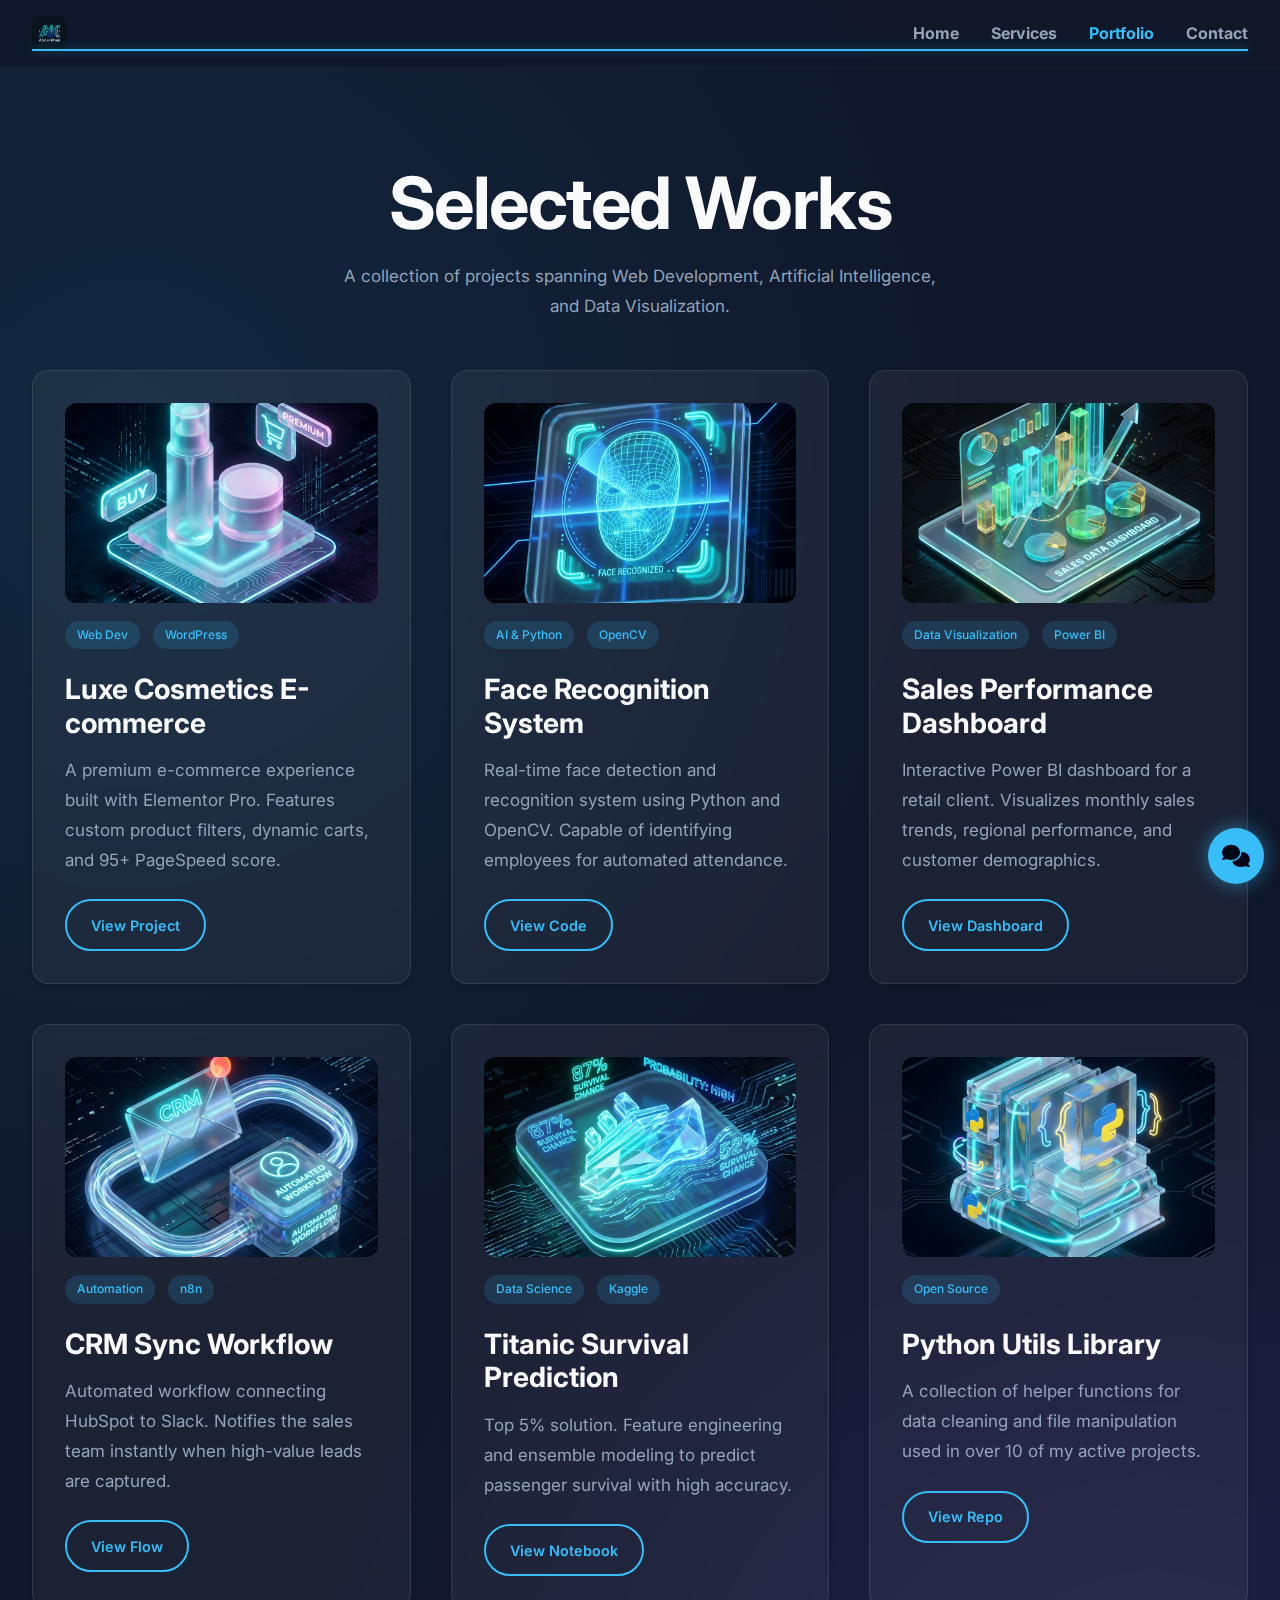
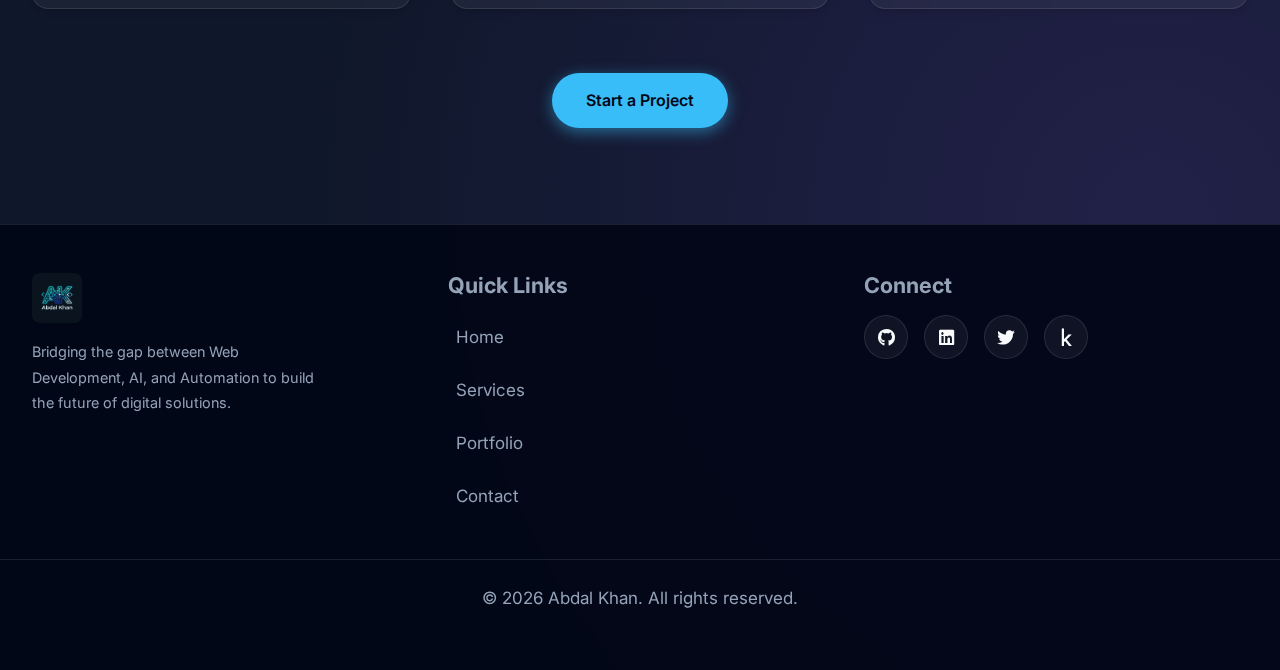
<file: portfolio.html>
<!DOCTYPE html>
<html lang="en">

<head>
    <meta charset="UTF-8">
    <meta name="viewport" content="width=device-width, initial-scale=1.0">
    <title>Portfolio | Dev.Portfolio</title>
    <link href="https://fonts.googleapis.com/css2?family=Inter:wght@400;500;600;700;800&display=swap" rel="stylesheet">
    <link rel="stylesheet" href="style.css">
    <link rel="stylesheet" href="https://cdnjs.cloudflare.com/ajax/libs/font-awesome/6.4.0/css/all.min.css">
    <link rel="stylesheet" href="https://cdnjs.cloudflare.com/ajax/libs/font-awesome/6.4.0/css/all.min.css">
</head>

<body>

    <header>
        <div class="container">
            <nav>
                <a href="index.html" class="logo">
                    <img src="new_logo.png" alt="Logo" class="logo-img">
                </a>
                <ul class="nav-links">
                    <li><a href="index.html">Home</a></li>
                    <li><a href="services.html">Services</a></li>
                    <li><a href="portfolio.html" class="active">Portfolio</a></li>
                    <li><a href="contact.html">Contact</a></li>
                </ul>
                <div class="burger">
                    <div class="line1"></div>
                    <div class="line2"></div>
                    <div class="line3"></div>
                </div>
            </nav>
        </div>
    </header>

    <section class="section-padding" style="padding-top: 10rem;">
        <div class="container">
            <h1 style="text-align: center; margin-bottom: 1rem;">Selected Works</h1>
            <p style="text-align: center; max-width: 600px; margin: 0 auto 3rem;">A collection of projects spanning Web
                Development, Artificial Intelligence, and Data Visualization.</p>

            <div class="grid-3">
                <!-- Project 1: Web Dev -->
                <div class="glass-card">
                    <img src="portfolio_luxe.png" alt="Luxe Cosmetics" class="project-img">
                    <div style="margin-bottom: 1rem;">
                        <span class="project-tag">Web Dev</span>
                        <span class="project-tag">WordPress</span>
                    </div>
                    <h3>Luxe Cosmetics E-commerce</h3>
                    <p>A premium e-commerce experience built with Elementor Pro. Features custom product filters,
                        dynamic carts, and 95+ PageSpeed score.</p>
                    <a href="#" class="btn btn-outline" style="padding: 0.5rem 1.5rem; font-size: 0.9rem;">View
                        Project</a>
                </div>

                <!-- Project 2: AI -->
                <div class="glass-card">
                    <img src="portfolio_face_rec.png" alt="Face Recognition" class="project-img">
                    <div style="margin-bottom: 1rem;">
                        <span class="project-tag">AI & Python</span>
                        <span class="project-tag">OpenCV</span>
                    </div>
                    <h3>Face Recognition System</h3>
                    <p>Real-time face detection and recognition system using Python and OpenCV. Capable of identifying
                        employees for automated attendance.</p>
                    <a href="https://github.com/Abdal-AI/Face-Recognition-Attendance-System" class="btn btn-outline"
                        style="padding: 0.5rem 1.5rem; font-size: 0.9rem;">View Code</a>
                </div>

                <!-- Project 3: Data Viz -->
                <div class="glass-card">
                    <img src="portfolio_dashboard.png" alt="Sales Dashboard" class="project-img">
                    <div style="margin-bottom: 1rem;">
                        <span class="project-tag">Data Visualization</span>
                        <span class="project-tag">Power BI</span>
                    </div>
                    <h3>Sales Performance Dashboard</h3>
                    <p>Interactive Power BI dashboard for a retail client. Visualizes monthly sales trends, regional
                        performance, and customer demographics.</p>
                    <a href="#" class="btn btn-outline" style="padding: 0.5rem 1.5rem; font-size: 0.9rem;">View
                        Dashboard</a>
                </div>

                <!-- Project 4: Automation -->
                <div class="glass-card">
                    <img src="portfolio_crm.png" alt="CRM Sync" class="project-img">
                    <div style="margin-bottom: 1rem;">
                        <span class="project-tag">Automation</span>
                        <span class="project-tag">n8n</span>
                    </div>
                    <h3>CRM Sync Workflow</h3>
                    <p>Automated workflow connecting HubSpot to Slack. Notifies the sales team instantly when high-value
                        leads are captured.</p>
                    <a href="#" class="btn btn-outline" style="padding: 0.5rem 1.5rem; font-size: 0.9rem;">View Flow</a>
                </div>

                <!-- Project 5: Kaggle -->
                <div class="glass-card">
                    <img src="portfolio_titanic.png" alt="Titanic Survival" class="project-img">
                    <div style="margin-bottom: 1rem;">
                        <span class="project-tag">Data Science</span>
                        <span class="project-tag">Kaggle</span>
                    </div>
                    <h3>Titanic Survival Prediction</h3>
                    <p>Top 5% solution. Feature engineering and ensemble modeling to predict passenger survival with
                        high accuracy.</p>
                    <a href="https://www.kaggle.com/muhammadabdal123" class="btn btn-outline"
                        style="padding: 0.5rem 1.5rem; font-size: 0.9rem;">View
                        Notebook</a>
                </div>

                <!-- Project 6: GitHub -->
                <div class="glass-card">
                    <img src="portfolio_library.png" alt="Python Library" class="project-img">
                    <div style="margin-bottom: 1rem;">
                        <span class="project-tag">Open Source</span>
                    </div>
                    <h3>Python Utils Library</h3>
                    <p>A collection of helper functions for data cleaning and file manipulation used in over 10 of my
                        active projects.</p>
                    <a href="#" class="btn btn-outline" style="padding: 0.5rem 1.5rem; font-size: 0.9rem;">View Repo</a>
                </div>
            </div>

            <div style="text-align: center; margin-top: 4rem;">
                <a href="contact.html" class="btn btn-primary">Start a Project</a>
            </div>
        </div>
    </section>

    <footer>
        <div class="container">
            <div class="footer-content">
                <div class="footer-brand">
                    <img src="new_logo.png" alt="Abdal Khan Logo" class="logo-img" style="height: 50px;">
                    <p>Bridging the gap between Web Development, AI, and Automation to build the future of digital
                        solutions.</p>
                </div>

                <div class="footer-links">
                    <h4>Quick Links</h4>
                    <ul>
                        <li><a href="index.html">Home</a></li>
                        <li><a href="services.html">Services</a></li>
                        <li><a href="portfolio.html">Portfolio</a></li>
                        <li><a href="contact.html">Contact</a></li>
                    </ul>
                </div>

                <div class="footer-social">
                    <h4>Connect</h4>
                    <div class="footer-social-icons">
                        <a href="https://github.com/Abdal-AI"><i class="fab fa-github"></i></a>
                        <a href="https://www.linkedin.com/in/muhammad-abdal-619451299/" target="_blank"><i
                                class="fab fa-linkedin"></i></a>
                        <a href="https://x.com/abdalkhan1514" target="_blank"><i class="fab fa-twitter"></i></a>
                        <a href="https://www.kaggle.com/muhammadabdal123" target="_blank"><i
                                class="fab fa-kaggle"></i></a>
                    </div>
                </div>
            </div>
        </div>

        <div class="footer-bottom">
            <p>&copy; <span id="year"></span> Abdal Khan. All rights reserved.</p>
        </div>
        </div>
    </footer>

    <script src="script.js"></script>
</body>

</html>
</file>
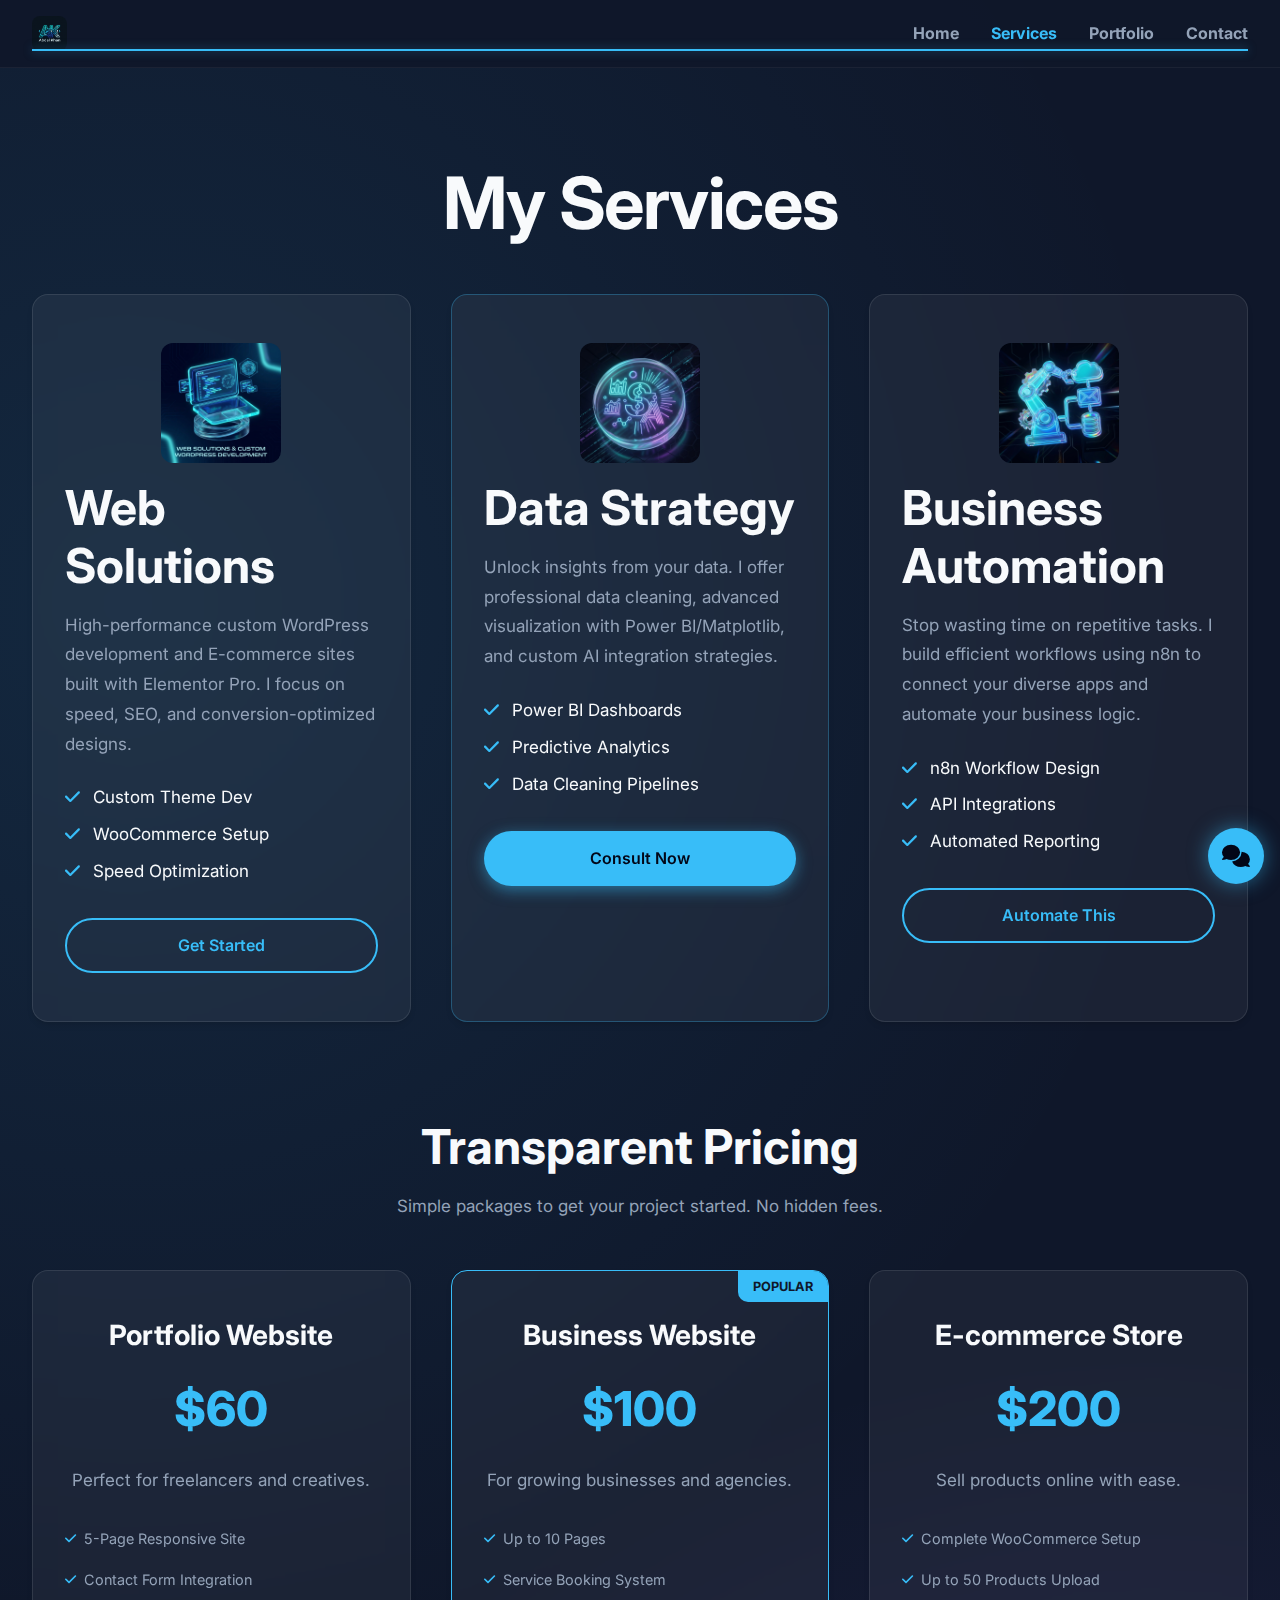
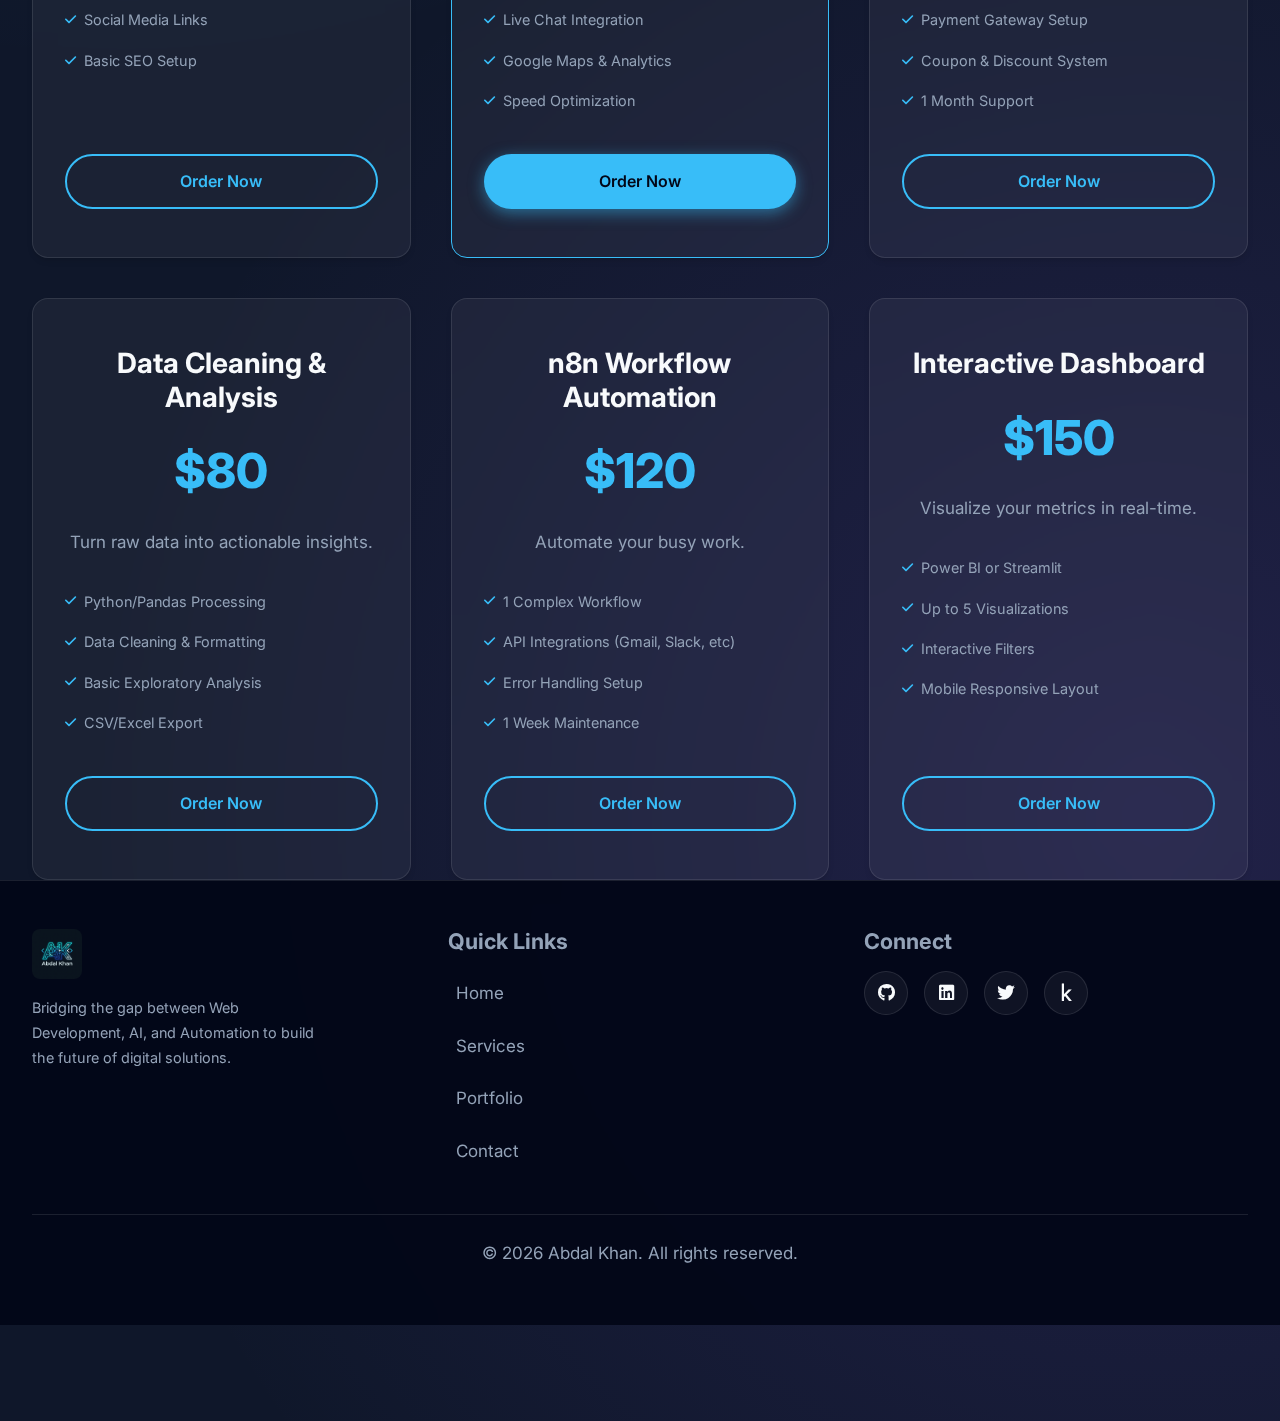
<file: services.html>
<!DOCTYPE html>
<html lang="en">

<head>
    <meta charset="UTF-8">
    <meta name="viewport" content="width=device-width, initial-scale=1.0">
    <title>Services | Dev.Portfolio</title>
    <link href="https://fonts.googleapis.com/css2?family=Inter:wght@400;500;600;700;800&display=swap" rel="stylesheet">
    <link rel="stylesheet" href="style.css">
    <link rel="stylesheet" href="https://cdnjs.cloudflare.com/ajax/libs/font-awesome/6.4.0/css/all.min.css">
</head>

<body>

    <header>
        <div class="container">
            <nav>
                <a href="index.html" class="logo">
                    <img src="new_logo.png" alt="Logo" class="logo-img">
                </a>
                <ul class="nav-links">
                    <li><a href="index.html">Home</a></li>
                    <li><a href="services.html" class="active">Services</a></li>
                    <li><a href="portfolio.html">Portfolio</a></li>
                    <li><a href="contact.html">Contact</a></li>
                </ul>
                <div class="burger">
                    <div class="line1"></div>
                    <div class="line2"></div>
                    <div class="line3"></div>
                </div>
            </nav>
        </div>
    </header>

    <section class="section-padding" style="padding-top: 10rem; min-height: 80vh;">
        <div class="container">
            <h1 style="text-align: center; margin-bottom: 3rem;">My Services</h1>
            <div class="grid-3">
                <!-- Service 1 -->
                <div class="glass-card" style="padding: 3rem 2rem;">
                    <img src="web_solutions.png" alt="Web Solutions" class="service-img">
                    <h2>Web Solutions</h2>
                    <p style="margin-bottom: 1.5rem;">High-performance custom WordPress development and E-commerce sites
                        built with Elementor Pro. I focus on speed, SEO, and conversion-optimized designs.</p>
                    <ul style="list-style: none; margin-bottom: 2rem;">
                        <li style="margin-bottom: 0.5rem;"><i class="fas fa-check"
                                style="color: var(--accent); margin-right: 0.5rem;"></i> Custom Theme Dev</li>
                        <li style="margin-bottom: 0.5rem;"><i class="fas fa-check"
                                style="color: var(--accent); margin-right: 0.5rem;"></i> WooCommerce Setup</li>
                        <li style="margin-bottom: 0.5rem;"><i class="fas fa-check"
                                style="color: var(--accent); margin-right: 0.5rem;"></i> Speed Optimization</li>
                    </ul>
                    <a href="contact.html" class="btn btn-outline" style="width: 100%; text-align: center;">Get
                        Started</a>
                </div>

                <!-- Service 2 -->
                <div class="glass-card" style="padding: 3rem 2rem; border-color: rgba(56, 189, 248, 0.3);">
                    <img src="data_strategy.png" alt="Data Strategy" class="service-img">
                    <h2>Data Strategy</h2>
                    <p style="margin-bottom: 1.5rem;">Unlock insights from your data. I offer professional data
                        cleaning, advanced visualization with Power BI/Matplotlib, and custom AI integration strategies.
                    </p>
                    <ul style="list-style: none; margin-bottom: 2rem;">
                        <li style="margin-bottom: 0.5rem;"><i class="fas fa-check"
                                style="color: var(--accent); margin-right: 0.5rem;"></i> Power BI Dashboards</li>
                        <li style="margin-bottom: 0.5rem;"><i class="fas fa-check"
                                style="color: var(--accent); margin-right: 0.5rem;"></i> Predictive Analytics</li>
                        <li style="margin-bottom: 0.5rem;"><i class="fas fa-check"
                                style="color: var(--accent); margin-right: 0.5rem;"></i> Data Cleaning Pipelines</li>
                    </ul>
                    <a href="contact.html" class="btn btn-primary" style="width: 100%; text-align: center;">Consult
                        Now</a>
                </div>

                <!-- Service 3 -->
                <div class="glass-card" style="padding: 3rem 2rem;">
                    <img src="automation.png" alt="Business Automation" class="service-img">
                    <h2>Business Automation</h2>
                    <p style="margin-bottom: 1.5rem;">Stop wasting time on repetitive tasks. I build efficient workflows
                        using n8n to connect your diverse apps and automate your business logic.</p>
                    <ul style="list-style: none; margin-bottom: 2rem;">
                        <li style="margin-bottom: 0.5rem;"><i class="fas fa-check"
                                style="color: var(--accent); margin-right: 0.5rem;"></i> n8n Workflow Design</li>
                        <li style="margin-bottom: 0.5rem;"><i class="fas fa-check"
                                style="color: var(--accent); margin-right: 0.5rem;"></i> API Integrations</li>
                        <li style="margin-bottom: 0.5rem;"><i class="fas fa-check"
                                style="color: var(--accent); margin-right: 0.5rem;"></i> Automated Reporting</li>
                    </ul>
                    <a href="contact.html" class="btn btn-outline" style="width: 100%; text-align: center;">Automate
                        This</a>
                </div>
            </div>

            <!-- Pricing Section -->
            <div style="margin-top: 6rem; text-align: center;">
                <h2 style="margin-bottom: 1rem;">Transparent Pricing</h2>
                <p style="margin-bottom: 3rem; max-width: 600px; margin-left: auto; margin-right: auto;">Simple packages
                    to get your project started. No hidden fees.</p>

                <div class="grid-3">
                    <!-- Portfolio Package -->
                    <div class="glass-card" style="padding: 3rem 2rem; display: flex; flex-direction: column;">
                        <h3>Portfolio Website</h3>
                        <span class="price-tag">$60</span>
                        <p>Perfect for freelancers and creatives.</p>
                        <ul class="pricing-features">
                            <li><i class="fas fa-check"></i> 5-Page Responsive Site</li>
                            <li><i class="fas fa-check"></i> Contact Form Integration</li>
                            <li><i class="fas fa-check"></i> Social Media Links</li>
                            <li><i class="fas fa-check"></i> Basic SEO Setup</li>
                        </ul>
                        <a href="contact.html" class="btn btn-outline" style="margin-top: auto;">Order Now</a>
                    </div>

                    <!-- Business Package -->
                    <div class="glass-card"
                        style="padding: 3rem 2rem; display: flex; flex-direction: column; border-color: var(--accent); position: relative; overflow: hidden;">
                        <div
                            style="position: absolute; top: 0; right: 0; background: var(--accent); color: var(--bg-dark); padding: 5px 15px; font-size: 0.8rem; font-weight: bold; border-bottom-left-radius: 10px;">
                            POPULAR</div>
                        <h3>Business Website</h3>
                        <span class="price-tag">$100</span>
                        <p>For growing businesses and agencies.</p>
                        <ul class="pricing-features">
                            <li><i class="fas fa-check"></i> Up to 10 Pages</li>
                            <li><i class="fas fa-check"></i> Service Booking System</li>
                            <li><i class="fas fa-check"></i> Live Chat Integration</li>
                            <li><i class="fas fa-check"></i> Google Maps & Analytics</li>
                            <li><i class="fas fa-check"></i> Speed Optimization</li>
                        </ul>
                        <a href="contact.html" class="btn btn-primary" style="margin-top: auto;">Order Now</a>
                    </div>

                    <!-- E-commerce Package -->
                    <div class="glass-card" style="padding: 3rem 2rem; display: flex; flex-direction: column;">
                        <h3>E-commerce Store</h3>
                        <span class="price-tag">$200</span>
                        <p>Sell products online with ease.</p>
                        <ul class="pricing-features">
                            <li><i class="fas fa-check"></i> Complete WooCommerce Setup</li>
                            <li><i class="fas fa-check"></i> Up to 50 Products Upload</li>
                            <li><i class="fas fa-check"></i> Payment Gateway Setup</li>
                            <li><i class="fas fa-check"></i> Coupon & Discount System</li>
                            <li><i class="fas fa-check"></i> 1 Month Support</li>
                        </ul>
                        <a href="contact.html" class="btn btn-outline" style="margin-top: auto;">Order Now</a>
                    </div>

                    <!-- Data Cleaning Package -->
                    <div class="glass-card" style="padding: 3rem 2rem; display: flex; flex-direction: column;">
                        <h3>Data Cleaning & Analysis</h3>
                        <span class="price-tag">$80</span>
                        <p>Turn raw data into actionable insights.</p>
                        <ul class="pricing-features">
                            <li><i class="fas fa-check"></i> Python/Pandas Processing</li>
                            <li><i class="fas fa-check"></i> Data Cleaning & Formatting</li>
                            <li><i class="fas fa-check"></i> Basic Exploratory Analysis</li>
                            <li><i class="fas fa-check"></i> CSV/Excel Export</li>
                        </ul>
                        <a href="contact.html" class="btn btn-outline" style="margin-top: auto;">Order Now</a>
                    </div>

                    <!-- n8n Automation Package -->
                    <div class="glass-card" style="padding: 3rem 2rem; display: flex; flex-direction: column;">
                        <h3>n8n Workflow Automation</h3>
                        <span class="price-tag">$120</span>
                        <p>Automate your busy work.</p>
                        <ul class="pricing-features">
                            <li><i class="fas fa-check"></i> 1 Complex Workflow</li>
                            <li><i class="fas fa-check"></i> API Integrations (Gmail, Slack, etc)</li>
                            <li><i class="fas fa-check"></i> Error Handling Setup</li>
                            <li><i class="fas fa-check"></i> 1 Week Maintenance</li>
                        </ul>
                        <a href="contact.html" class="btn btn-outline" style="margin-top: auto;">Order Now</a>
                    </div>

                    <!-- Dashboard Package -->
                    <div class="glass-card" style="padding: 3rem 2rem; display: flex; flex-direction: column;">
                        <h3>Interactive Dashboard</h3>
                        <span class="price-tag">$150</span>
                        <p>Visualize your metrics in real-time.</p>
                        <ul class="pricing-features">
                            <li><i class="fas fa-check"></i> Power BI or Streamlit</li>
                            <li><i class="fas fa-check"></i> Up to 5 Visualizations</li>
                            <li><i class="fas fa-check"></i> Interactive Filters</li>
                            <li><i class="fas fa-check"></i> Mobile Responsive Layout</li>
                        </ul>
                        <a href="contact.html" class="btn btn-outline" style="margin-top: auto;">Order Now</a>
                    </div>
                </div>
            </div>
        </div>

        <footer>
            <div class="container">
                <div class="footer-content">
                    <div class="footer-brand">
                        <img src="new_logo.png" alt="Abdal Khan Logo" class="logo-img" style="height: 50px;">
                        <p>Bridging the gap between Web Development, AI, and Automation to build the future of digital
                            solutions.</p>
                    </div>

                    <div class="footer-links">
                        <h4>Quick Links</h4>
                        <ul>
                            <li><a href="index.html">Home</a></li>
                            <li><a href="services.html">Services</a></li>
                            <li><a href="portfolio.html">Portfolio</a></li>
                            <li><a href="contact.html">Contact</a></li>
                        </ul>
                    </div>

                    <div class="footer-social">
                        <h4>Connect</h4>
                        <div class="footer-social-icons">
                            <a href="https://github.com/Abdal-AI"><i class="fab fa-github"></i></a>
                            <a href="https://www.linkedin.com/in/muhammad-abdal-619451299/" target="_blank"><i
                                    class="fab fa-linkedin"></i></a>
                            <a href="https://x.com/abdalkhan1514" target="_blank"><i class="fab fa-twitter"></i></a>
                            <a href="https://www.kaggle.com/muhammadabdal123" target="_blank"><i
                                    class="fab fa-kaggle"></i></a>
                        </div>
                    </div>
                </div>

                <div class="footer-bottom">
                    <p>&copy; <span id="year"></span> Abdal Khan. All rights reserved.</p>
                </div>
            </div>
        </footer>

        <script src="script.js"></script>
</body>

</html>
</file>
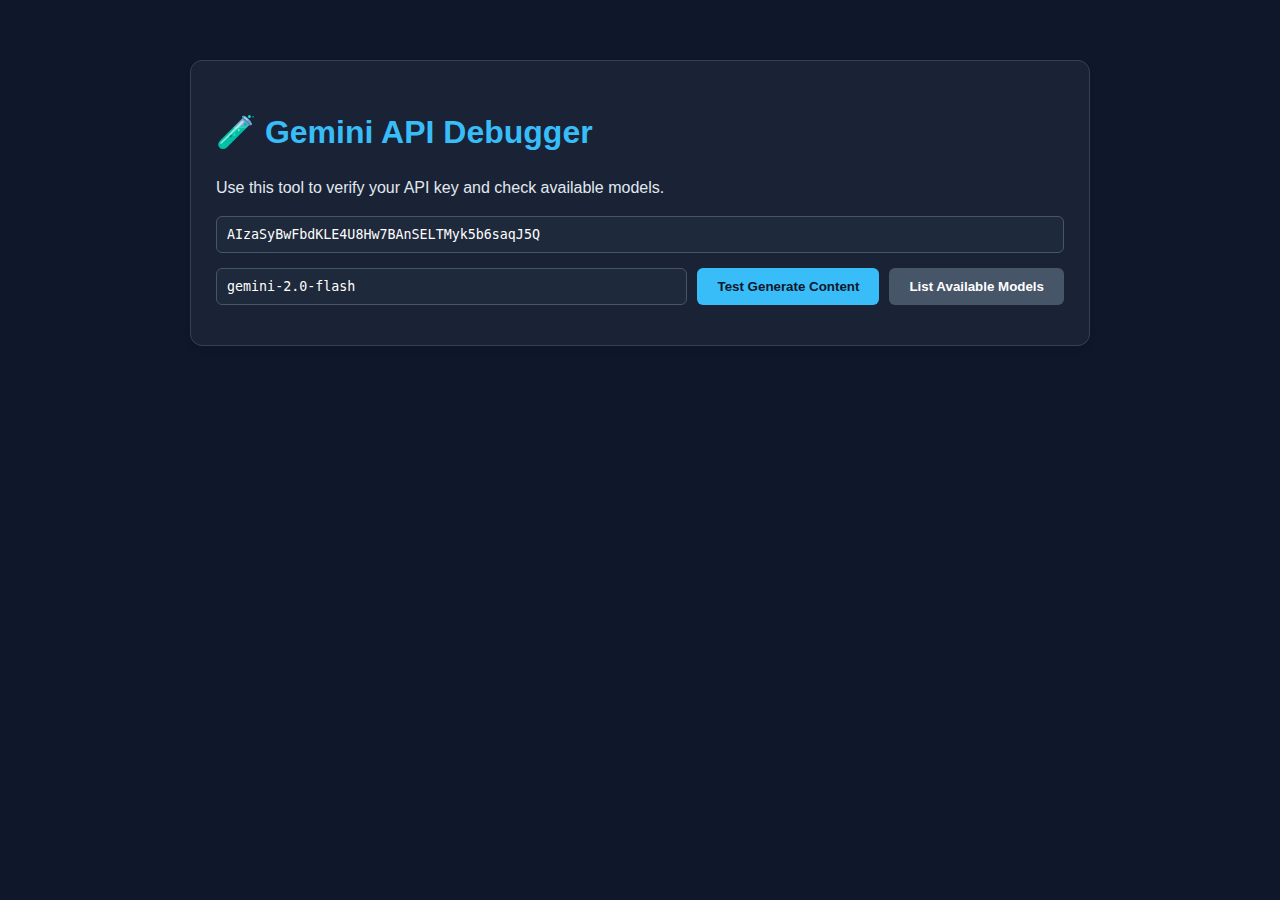
<file: test-api.html>
<!DOCTYPE html>
<html lang="en">
<head>
    <meta charset="UTF-8">
    <meta name="viewport" content="width=device-width, initial-scale=1.0">
    <title>Gemini API Test & Debug</title>
    <style>
        body {
            font-family: 'Segoe UI', Tahoma, Geneva, Verdana, sans-serif;
            max-width: 900px;
            margin: 40px auto;
            padding: 20px;
            background: #0f172a;
            color: #e2e8f0;
            line-height: 1.6;
        }
        h1 { margin-bottom: 10px; color: #38bdf8; }
        .card {
            background: rgba(30, 41, 59, 0.7);
            border: 1px solid #334155;
            border-radius: 12px;
            padding: 25px;
            margin-bottom: 25px;
            box-shadow: 0 4px 6px -1px rgba(0, 0, 0, 0.1);
        }
        .controls {
            display: flex;
            gap: 10px;
            margin-bottom: 15px;
            flex-wrap: wrap;
        }
        input[type="text"] {
            background: #1e293b;
            border: 1px solid #475569;
            color: #fff;
            padding: 10px;
            border-radius: 6px;
            flex-grow: 1;
            font-family: monospace;
            min-width: 250px;
        }
        button {
            background: #38bdf8;
            color: #0f172a;
            padding: 10px 20px;
            border: none;
            border-radius: 6px;
            cursor: pointer;
            font-weight: 600;
            transition: all 0.2s;
        }
        button:hover { background: #0ea5e9; transform: translateY(-1px); }
        button.secondary { background: #475569; color: #fff; }
        button.secondary:hover { background: #64748b; }
        
        pre {
            background: #020617;
            padding: 15px;
            border-radius: 8px;
            overflow-x: auto;
            font-size: 13px;
            border: 1px solid #1e293b;
            max-height: 400px;
        }
        .status { margin-top: 10px; font-weight: bold; }
        .success { color: #4ade80; }
        .error { color: #f87171; }
        .warning { color: #fbbf24; }
        
        .model-list {
            display: grid;
            grid-template-columns: repeat(auto-fill, minmax(250px, 1fr));
            gap: 10px;
            margin-top: 15px;
        }
        .model-item {
            background: #1e293b;
            padding: 10px;
            border-radius: 6px;
            border: 1px solid #334155;
            cursor: pointer;
            font-size: 13px;
        }
        .model-item:hover { border-color: #38bdf8; }
        .model-item strong { display: block; margin-bottom: 4px; color: #38bdf8; }
    </style>
</head>
<body>

    <div class="card">
        <h1>🧪 Gemini API Debugger</h1>
        <p>Use this tool to verify your API key and check available models.</p>
        
        <div class="controls">
            <input type="text" id="apiKey" value="AIzaSyBwFbdKLE4U8Hw7BAnSELTMyk5b6saqJ5Q" placeholder="Enter API Key">
        </div>
        <div class="controls">
             <input type="text" id="modelName" value="gemini-2.0-flash" placeholder="Model Name (e.g. gemini-2.0-flash)">
             <button onclick="testGenerate()">Test Generate Content</button>
             <button class="secondary" onclick="listModels()">List Available Models</button>
        </div>
    </div>

    <div id="outputArea"></div>

    <script>
        // Log to page helper
        function log(message, type = 'info', data = null) {
            const out = document.getElementById('outputArea');
            let colorClass = '';
            if (type === 'success') colorClass = 'success';
            if (type === 'error') colorClass = 'error';
            
            let html = `<div class="card">
                <div class="status ${colorClass}">${type.toUpperCase()}: ${message}</div>`;
            
            if (data) {
                html += `<pre>${JSON.stringify(data, null, 2)}</pre>`;
            }
            html += `</div>`;
            
            // Prepend
            out.insertAdjacentHTML('afterbegin', html);
        }

        async function listModels() {
            const apiKey = document.getElementById('apiKey').value.trim();
            if (!apiKey) return alert('Please enter an API Key');
            
            const url = `https://generativelanguage.googleapis.com/v1beta/models?key=${apiKey}`;
            
            log('Fetching available models...', 'info');
            
            try {
                const response = await fetch(url);
                const data = await response.json();
                
                if (!response.ok) throw new Error(data.error?.message || response.statusText);
                
                log(`Found ${data.models?.length || 0} models`, 'success');
                
                // Render interactive list
                if (data.models) {
                    const listHtml = data.models.map(m => 
                        `<div class="model-item" onclick="setModel('${m.name.replace('models/', '')}')">
                            <strong>${m.name}</strong>
                            ${m.supportedGenerationMethods.join(', ')}
                        </div>`
                    ).join('');
                    
                    const out = document.getElementById('outputArea');
                    const listCard = document.createElement('div');
                    listCard.className = 'card';
                    listCard.innerHTML = `<h3>Available Models (Click to use)</h3><div class="model-list">${listHtml}</div>`;
                    out.insertBefore(listCard, out.firstChild);
                }
                
            } catch (err) {
                log(err.message, 'error', err);
            }
        }

        function setModel(name) {
            document.getElementById('modelName').value = name;
            // Highlight effect
            const input = document.getElementById('modelName');
            input.style.borderColor = '#38bdf8';
            setTimeout(() => input.style.borderColor = '#475569', 500);
        }

        async function testGenerate() {
            const apiKey = document.getElementById('apiKey').value.trim();
            const model = document.getElementById('modelName').value.trim();
            
            if (!apiKey || !model) return alert('API Key and Model are required');
            
            // Clean model name if user pasted full path
            const cleanModel = model.replace('models/', '');
            const url = `https://generativelanguage.googleapis.com/v1beta/models/${cleanModel}:generateContent?key=${apiKey}`;
            
            log(`Testing generation with ${cleanModel}...`, 'info');
            
            try {
                const response = await fetch(url, {
                    method: 'POST',
                    headers: { 'Content-Type': 'application/json' },
                    body: JSON.stringify({
                        contents: [{ parts: [{ text: 'Hello, are you working?' }] }]
                    })
                });
                
                const data = await response.json();
                
                if (!response.ok) {
                    // Specific helpful hints
                    if (response.status === 404) {
                        log('404 Not Found. This usually means the model name is incorrect or your API key does not have access to it.', 'error', data);
                        // Auto-trigger list models?
                        // listModels();
                    } else {
                        throw new Error(JSON.stringify(data, null, 2));
                    }
                    return;
                }
                
                const text = data.candidates?.[0]?.content?.parts?.[0]?.text;
                if (text) {
                    log('Generation Successful!', 'success', { response: text, full_data: data });
                } else {
                    log('Response received but no text found.', 'warning', data);
                }
                
            } catch (err) {
                log('Request Failed', 'error', { message: err.message });
            }
        }
    </script>
</body>
</html>
</file>
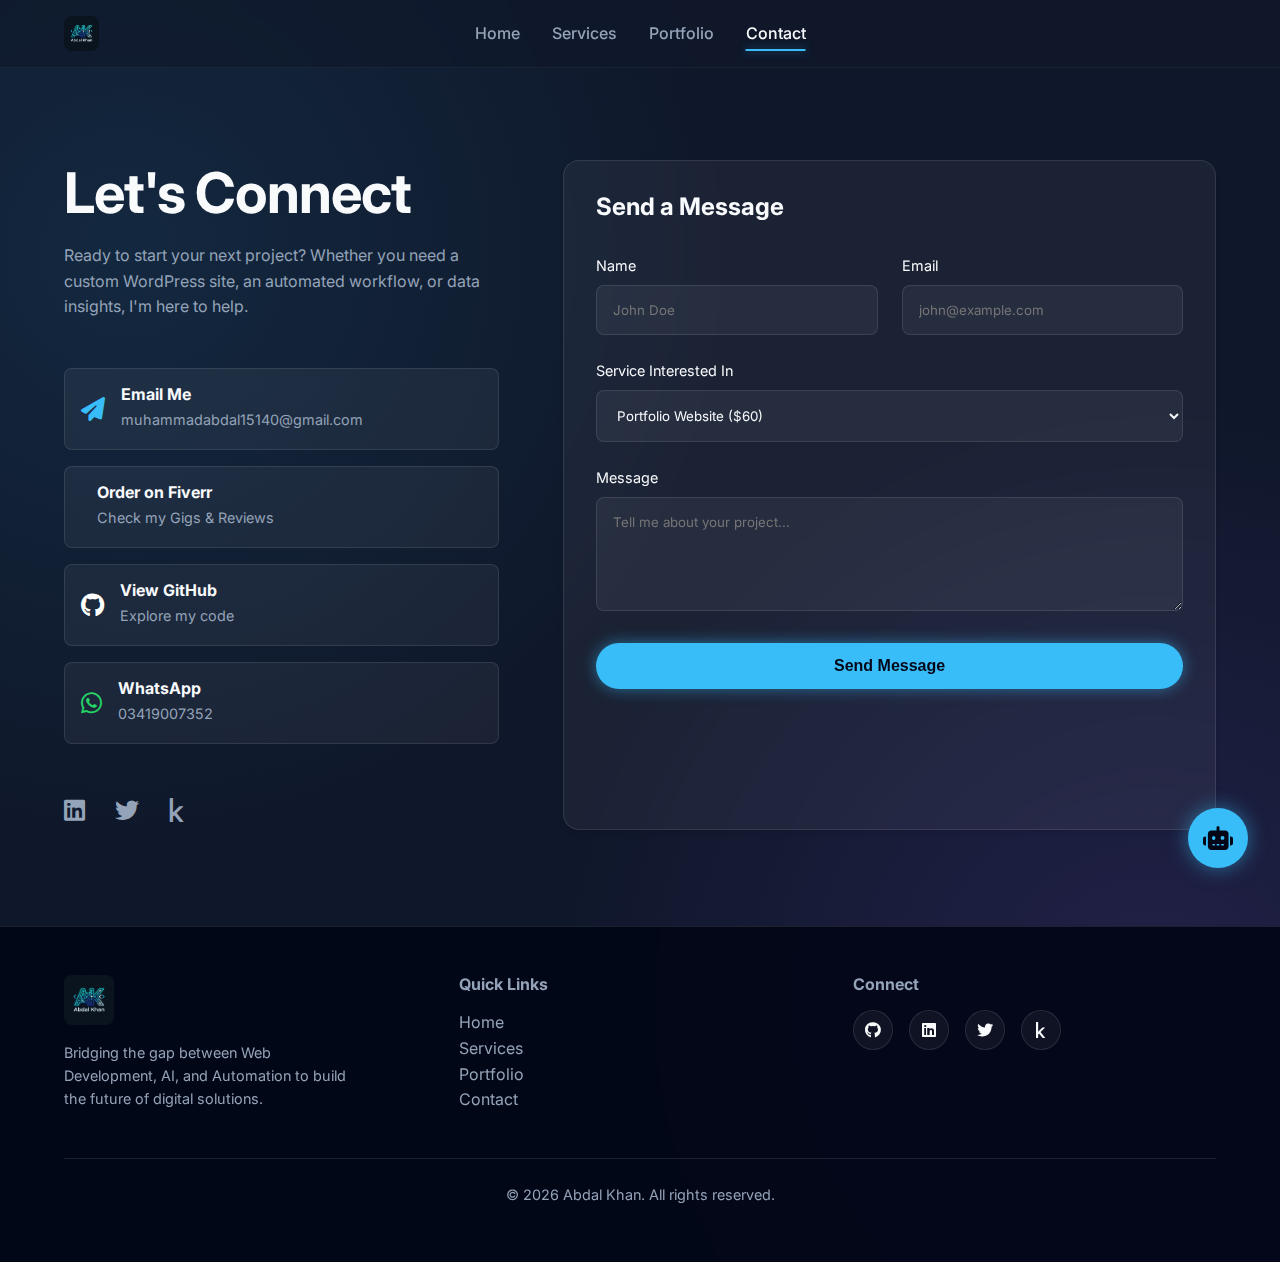
<file: my website/contact.html>
<!DOCTYPE html>
<html lang="en">

<head>
    <meta charset="UTF-8">
    <meta name="viewport" content="width=device-width, initial-scale=1.0">
    <title>Contact | Dev.Portfolio</title>
    <link href="https://fonts.googleapis.com/css2?family=Inter:wght@400;500;600;700;800&display=swap" rel="stylesheet">
    <link rel="stylesheet" href="style.css">
    <link rel="stylesheet" href="https://cdnjs.cloudflare.com/ajax/libs/font-awesome/6.4.0/css/all.min.css">
    <style>
        .contact-form input,
        .contact-form textarea,
        .contact-form select {
            width: 100%;
            padding: 1rem;
            margin-bottom: 1.5rem;
            background: rgba(255, 255, 255, 0.05);
            border: 1px solid var(--glass-border);
            border-radius: 8px;
            color: var(--text-primary);
            font-family: var(--font-main);
        }

        .contact-form input:focus,
        .contact-form textarea:focus,
        .contact-form select:focus {
            outline: none;
            border-color: var(--accent);
            background: rgba(255, 255, 255, 0.1);
        }

        .social-link {
            display: flex;
            align-items: center;
            padding: 1rem;
            background: var(--glass-bg);
            border: 1px solid var(--glass-border);
            border-radius: 8px;
            margin-bottom: 1rem;
            transition: var(--transition);
        }

        .social-link:hover {
            background: rgba(255, 255, 255, 0.1);
            transform: translateX(5px);
            border-color: var(--accent);
        }
    </style>
</head>

<body>

    <header>
        <div class="container">
            <nav>
                <a href="index.html" class="logo">
                    <img src="new_logo.png" alt="Logo" class="logo-img">
                </a>
                <ul class="nav-links">
                    <li><a href="index.html">Home</a></li>
                    <li><a href="services.html">Services</a></li>
                    <li><a href="portfolio.html">Portfolio</a></li>
                    <li><a href="contact.html" class="active">Contact</a></li>
                </ul>
                <div class="burger">
                    <div class="line1"></div>
                    <div class="line2"></div>
                    <div class="line3"></div>
                </div>
            </nav>
        </div>
    </header>

    <section class="section-padding" style="padding-top: 10rem;">
        <div class="container">
            <div class="grid-3" style="grid-template-columns: 1fr 1.5fr; gap: 4rem;">

                <!-- Contact Info -->
                <div>
                    <h1>Let's Connect</h1>
                    <p style="margin-bottom: 3rem;">Ready to start your next project? Whether you need a custom
                        WordPress site, an automated workflow, or data insights, I'm here to help.</p>

                    <div style="margin-bottom: 3rem;">
                        <a href="mailto:muhammadabdal15140@gmail.com" class="social-link">
                            <i class="fas fa-paper-plane"
                                style="font-size: 1.5rem; color: var(--accent); margin-right: 1rem;"></i>
                            <div>
                                <h4 style="margin-bottom: 0.2rem;">Email Me</h4>
                                <span
                                    style="color: var(--text-secondary); font-size: 0.9rem;">muhammadabdal15140@gmail.com</span>
                            </div>
                        </a>
                        <a href="https://www.fiverr.com/users/abdalkhan1514/seller_dashboard" class="social-link">
                            <i class="fab fa-fiverr" style="font-size: 1.5rem; color: #1dbf73; margin-right: 1rem;"></i>
                            <div>
                                <h4 style="margin-bottom: 0.2rem;">Order on Fiverr</h4>
                                <span style="color: var(--text-secondary); font-size: 0.9rem;">Check my Gigs &
                                    Reviews</span>
                            </div>
                        </a>
                        <a href="https://github.com/Abdal-AI" class="social-link">
                            <i class="fab fa-github" style="font-size: 1.5rem; color: #fff; margin-right: 1rem;"></i>
                            <div>
                                <h4 style="margin-bottom: 0.2rem;">View GitHub</h4>
                                <span style="color: var(--text-secondary); font-size: 0.9rem;">Explore my code</span>
                            </div>
                        </a>
                        <a href="https://wa.me/923419007352" class="social-link">
                            <i class="fab fa-whatsapp"
                                style="font-size: 1.5rem; color: #25D366; margin-right: 1rem;"></i>
                            <div>
                                <h4 style="margin-bottom: 0.2rem;">WhatsApp</h4>
                                <span style="color: var(--text-secondary); font-size: 0.9rem;">03419007352</span>
                            </div>
                        </a>
                    </div>

                    <div style="font-size: 1.5rem;">
                        <a href="https://www.linkedin.com/in/muhammad-abdal-619451299/" target="_blank"
                            style="margin-right: 1.5rem; color: var(--text-secondary);"><i
                                class="fab fa-linkedin"></i></a>
                        <a href="https://x.com/abdalkhan1514" target="_blank"
                            style="margin-right: 1.5rem; color: var(--text-secondary);"><i
                                class="fab fa-twitter"></i></a>
                        <a href="https://www.kaggle.com/muhammadabdal123" target="_blank"
                            style="margin-right: 1.5rem; color: var(--text-secondary);"><i
                                class="fab fa-kaggle"></i></a>
                    </div>
                </div>

                <!-- Contact Form -->
                <div class="glass-card">
                    <h3 style="margin-bottom: 2rem;">Send a Message</h3>
                    <form class="contact-form" action="https://formsubmit.co/muhammadabdal15140@gmail.com"
                        method="POST">
                        <input type="hidden" name="_captcha" value="false">
                        <input type="hidden" name="_next" value="https://abdalkhan.com.pk/contact.html">

                        <div style="display: grid; grid-template-columns: 1fr 1fr; gap: 1.5rem;">
                            <div>
                                <label style="display: block; margin-bottom: 0.5rem; font-size: 0.9rem;">Name</label>
                                <input type="text" name="name" placeholder="John Doe" required>
                            </div>
                            <div>
                                <label style="display: block; margin-bottom: 0.5rem; font-size: 0.9rem;">Email</label>
                                <input type="email" name="email" placeholder="john@example.com" required>
                            </div>
                        </div>

                        <div style="margin-top: 0;">
                            <label style="display: block; margin-bottom: 0.5rem; font-size: 0.9rem;">Service Interested
                                In</label>
                            <select name="service">
                                <option style="background: var(--bg-dark);">Portfolio Website ($60)</option>
                                <option style="background: var(--bg-dark);">Business Website ($100)</option>
                                <option style="background: var(--bg-dark);">E-commerce Store ($200)</option>
                                <option style="background: var(--bg-dark);">Data Cleaning & Analysis ($80)</option>
                                <option style="background: var(--bg-dark);">n8n Workflow Automation ($120)</option>
                                <option style="background: var(--bg-dark);">Interactive Dashboard ($150)</option>
                                <option style="background: var(--bg-dark);">Custom Quote</option>
                            </select>
                        </div>

                        <div>
                            <label style="display: block; margin-bottom: 0.5rem; font-size: 0.9rem;">Message</label>
                            <textarea name="message" rows="5" placeholder="Tell me about your project..."
                                required></textarea>
                        </div>

                        <button type="submit" class="btn btn-primary"
                            style="width: 100%; border: none; font-size: 1rem;">Send Message</button>
                    </form>
                </div>

            </div>
        </div>
    </section>

    <footer>
        <div class="container">
            <div class="footer-content">
                <div class="footer-brand">
                    <img src="new_logo.png" alt="Abdal Khan Logo" class="logo-img" style="height: 50px;">
                    <p>Bridging the gap between Web Development, AI, and Automation to build the future of digital
                        solutions.</p>
                </div>

                <div class="footer-links">
                    <h4>Quick Links</h4>
                    <ul>
                        <li><a href="index.html">Home</a></li>
                        <li><a href="services.html">Services</a></li>
                        <li><a href="portfolio.html">Portfolio</a></li>
                        <li><a href="contact.html">Contact</a></li>
                    </ul>
                </div>

                <div class="footer-social">
                    <h4>Connect</h4>
                    <div class="footer-social-icons">
                        <a href="https://github.com/Abdal-AI"><i class="fab fa-github"></i></a>
                        <a href="#" target="_blank"><i class="fab fa-linkedin"></i></a>
                        <a href="https://x.com/abdalkhan1514" target="_blank"><i class="fab fa-twitter"></i></a>
                        <a href="https://www.kaggle.com/muhammadabdal123" target="_blank"><i
                                class="fab fa-kaggle"></i></a>
                    </div>
                </div>
            </div>

            <div class="footer-bottom">
                <p>&copy; <span id="year"></span> Abdal Khan. All rights reserved.</p>
            </div>
        </div>
    </footer>

    <script src="script.js"></script>
</body>

</html>
</file>
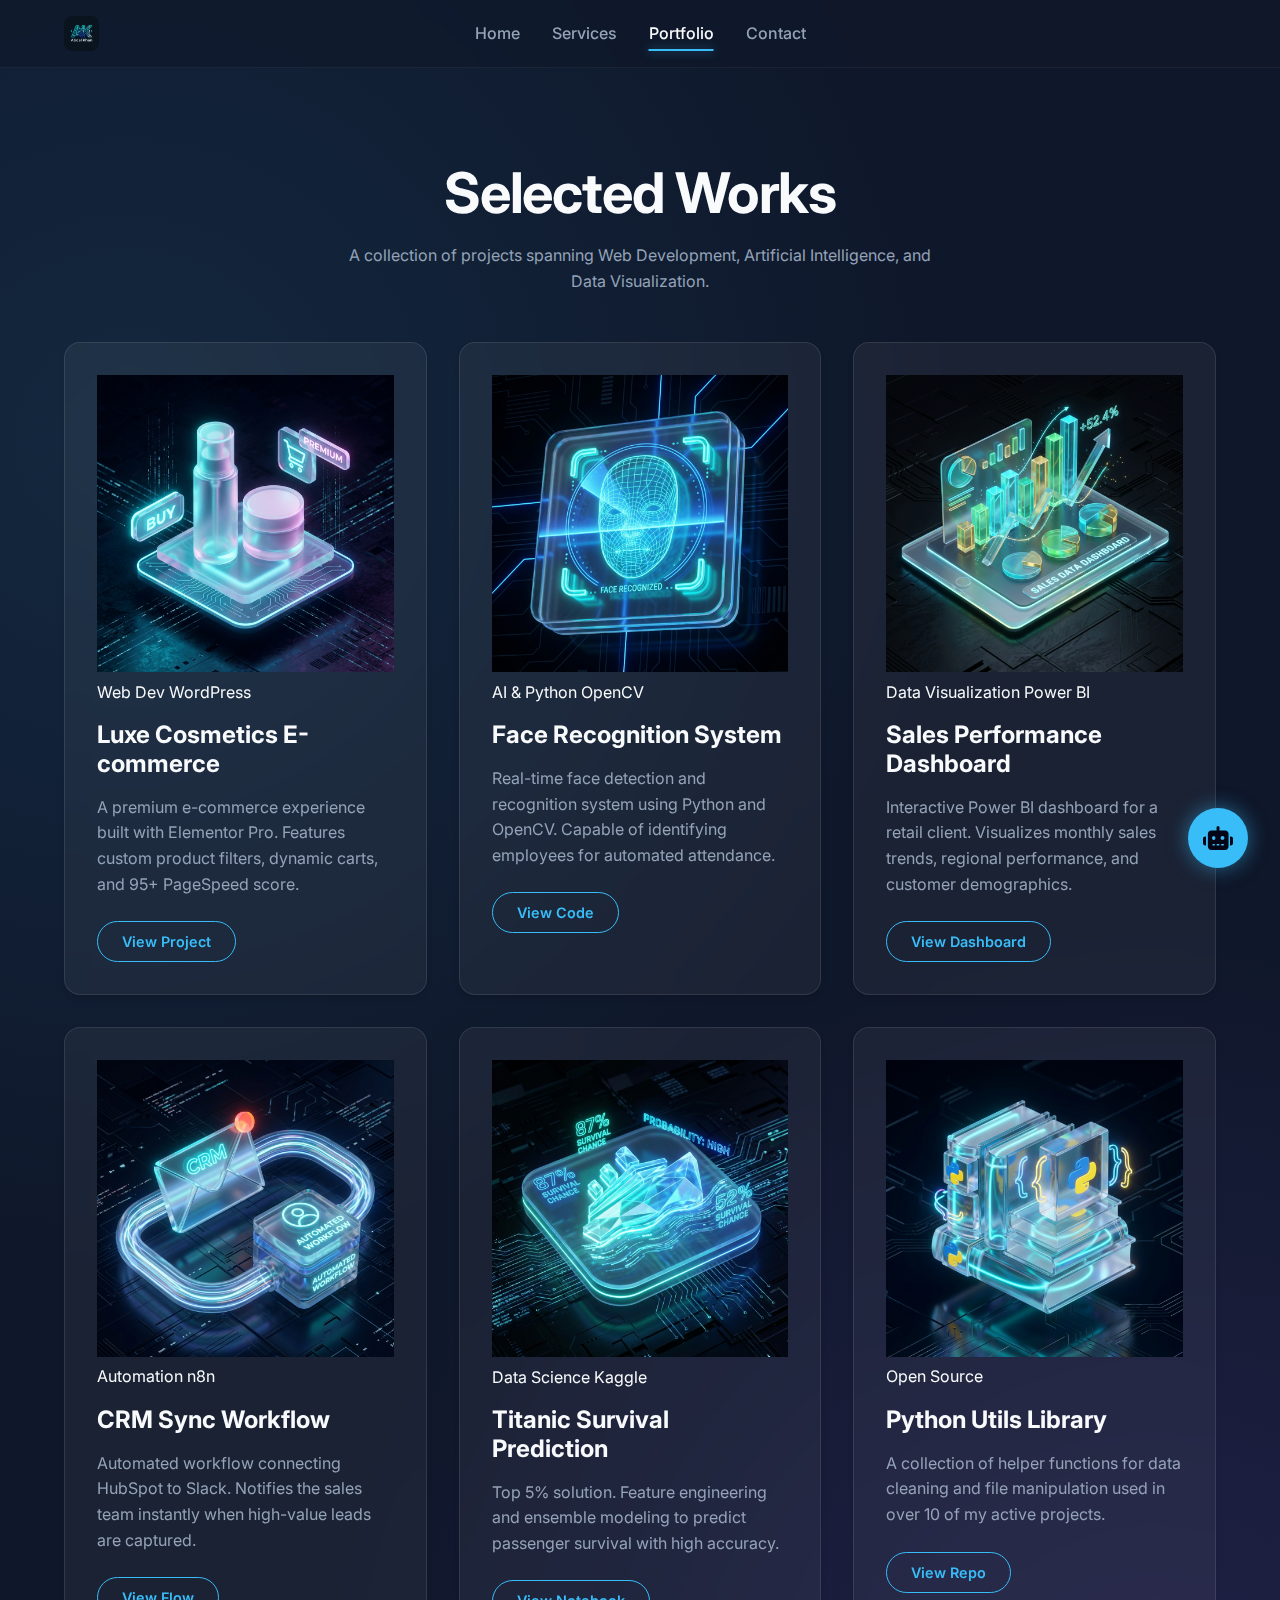
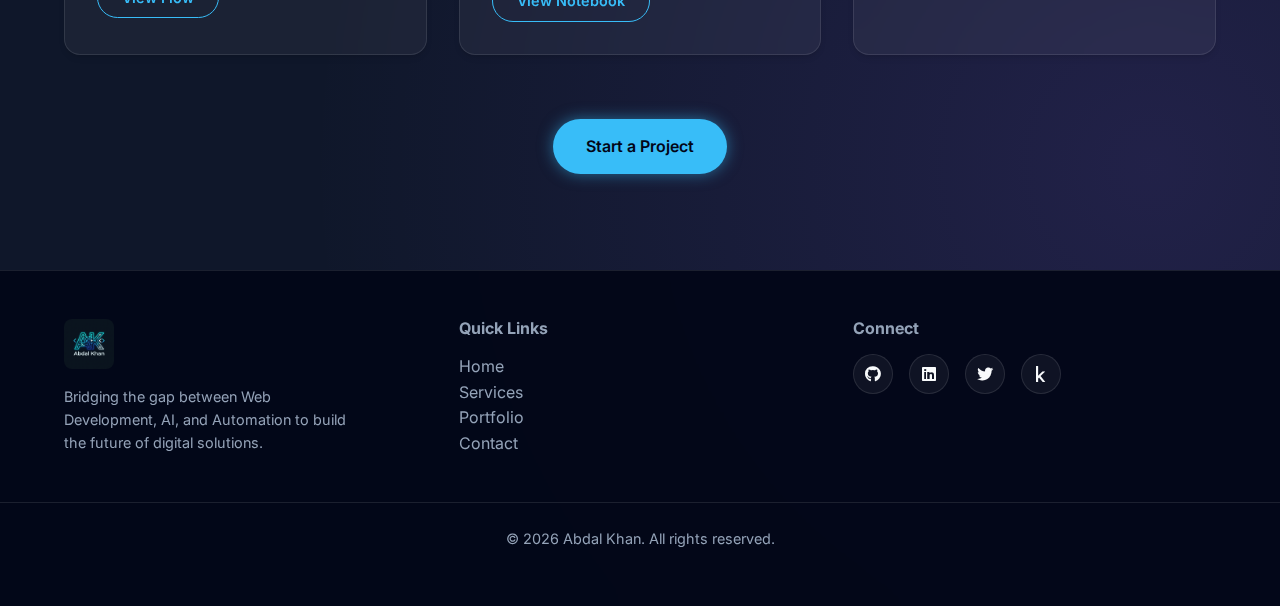
<file: my website/portfolio.html>
<!DOCTYPE html>
<html lang="en">

<head>
    <meta charset="UTF-8">
    <meta name="viewport" content="width=device-width, initial-scale=1.0">
    <title>Portfolio | Dev.Portfolio</title>
    <link href="https://fonts.googleapis.com/css2?family=Inter:wght@400;500;600;700;800&display=swap" rel="stylesheet">
    <link rel="stylesheet" href="style.css">
    <link rel="stylesheet" href="https://cdnjs.cloudflare.com/ajax/libs/font-awesome/6.4.0/css/all.min.css">
    <link rel="stylesheet" href="https://cdnjs.cloudflare.com/ajax/libs/font-awesome/6.4.0/css/all.min.css">
</head>

<body>

    <header>
        <div class="container">
            <nav>
                <a href="index.html" class="logo">
                    <img src="new_logo.png" alt="Logo" class="logo-img">
                </a>
                <ul class="nav-links">
                    <li><a href="index.html">Home</a></li>
                    <li><a href="services.html">Services</a></li>
                    <li><a href="portfolio.html" class="active">Portfolio</a></li>
                    <li><a href="contact.html">Contact</a></li>
                </ul>
                <div class="burger">
                    <div class="line1"></div>
                    <div class="line2"></div>
                    <div class="line3"></div>
                </div>
            </nav>
        </div>
    </header>

    <section class="section-padding" style="padding-top: 10rem;">
        <div class="container">
            <h1 style="text-align: center; margin-bottom: 1rem;">Selected Works</h1>
            <p style="text-align: center; max-width: 600px; margin: 0 auto 3rem;">A collection of projects spanning Web
                Development, Artificial Intelligence, and Data Visualization.</p>

            <div class="grid-3">
                <!-- Project 1: Web Dev -->
                <div class="glass-card">
                    <img src="portfolio_luxe.png" alt="Luxe Cosmetics" class="project-img">
                    <div style="margin-bottom: 1rem;">
                        <span class="project-tag">Web Dev</span>
                        <span class="project-tag">WordPress</span>
                    </div>
                    <h3>Luxe Cosmetics E-commerce</h3>
                    <p>A premium e-commerce experience built with Elementor Pro. Features custom product filters,
                        dynamic carts, and 95+ PageSpeed score.</p>
                    <a href="#" class="btn btn-outline" style="padding: 0.5rem 1.5rem; font-size: 0.9rem;">View
                        Project</a>
                </div>

                <!-- Project 2: AI -->
                <div class="glass-card">
                    <img src="portfolio_face_rec.png" alt="Face Recognition" class="project-img">
                    <div style="margin-bottom: 1rem;">
                        <span class="project-tag">AI & Python</span>
                        <span class="project-tag">OpenCV</span>
                    </div>
                    <h3>Face Recognition System</h3>
                    <p>Real-time face detection and recognition system using Python and OpenCV. Capable of identifying
                        employees for automated attendance.</p>
                    <a href="https://github.com/Abdal-AI/Face-Recognition-Attendance-System" class="btn btn-outline"
                        style="padding: 0.5rem 1.5rem; font-size: 0.9rem;">View Code</a>
                </div>

                <!-- Project 3: Data Viz -->
                <div class="glass-card">
                    <img src="portfolio_dashboard.png" alt="Sales Dashboard" class="project-img">
                    <div style="margin-bottom: 1rem;">
                        <span class="project-tag">Data Visualization</span>
                        <span class="project-tag">Power BI</span>
                    </div>
                    <h3>Sales Performance Dashboard</h3>
                    <p>Interactive Power BI dashboard for a retail client. Visualizes monthly sales trends, regional
                        performance, and customer demographics.</p>
                    <a href="#" class="btn btn-outline" style="padding: 0.5rem 1.5rem; font-size: 0.9rem;">View
                        Dashboard</a>
                </div>

                <!-- Project 4: Automation -->
                <div class="glass-card">
                    <img src="portfolio_crm.png" alt="CRM Sync" class="project-img">
                    <div style="margin-bottom: 1rem;">
                        <span class="project-tag">Automation</span>
                        <span class="project-tag">n8n</span>
                    </div>
                    <h3>CRM Sync Workflow</h3>
                    <p>Automated workflow connecting HubSpot to Slack. Notifies the sales team instantly when high-value
                        leads are captured.</p>
                    <a href="#" class="btn btn-outline" style="padding: 0.5rem 1.5rem; font-size: 0.9rem;">View Flow</a>
                </div>

                <!-- Project 5: Kaggle -->
                <div class="glass-card">
                    <img src="portfolio_titanic.png" alt="Titanic Survival" class="project-img">
                    <div style="margin-bottom: 1rem;">
                        <span class="project-tag">Data Science</span>
                        <span class="project-tag">Kaggle</span>
                    </div>
                    <h3>Titanic Survival Prediction</h3>
                    <p>Top 5% solution. Feature engineering and ensemble modeling to predict passenger survival with
                        high accuracy.</p>
                    <a href="https://www.kaggle.com/muhammadabdal123" class="btn btn-outline"
                        style="padding: 0.5rem 1.5rem; font-size: 0.9rem;">View
                        Notebook</a>
                </div>

                <!-- Project 6: GitHub -->
                <div class="glass-card">
                    <img src="portfolio_library.png" alt="Python Library" class="project-img">
                    <div style="margin-bottom: 1rem;">
                        <span class="project-tag">Open Source</span>
                    </div>
                    <h3>Python Utils Library</h3>
                    <p>A collection of helper functions for data cleaning and file manipulation used in over 10 of my
                        active projects.</p>
                    <a href="#" class="btn btn-outline" style="padding: 0.5rem 1.5rem; font-size: 0.9rem;">View Repo</a>
                </div>
            </div>

            <div style="text-align: center; margin-top: 4rem;">
                <a href="contact.html" class="btn btn-primary">Start a Project</a>
            </div>
        </div>
    </section>

    <footer>
        <div class="container">
            <div class="footer-content">
                <div class="footer-brand">
                    <img src="new_logo.png" alt="Abdal Khan Logo" class="logo-img" style="height: 50px;">
                    <p>Bridging the gap between Web Development, AI, and Automation to build the future of digital
                        solutions.</p>
                </div>

                <div class="footer-links">
                    <h4>Quick Links</h4>
                    <ul>
                        <li><a href="index.html">Home</a></li>
                        <li><a href="services.html">Services</a></li>
                        <li><a href="portfolio.html">Portfolio</a></li>
                        <li><a href="contact.html">Contact</a></li>
                    </ul>
                </div>

                <div class="footer-social">
                    <h4>Connect</h4>
                    <div class="footer-social-icons">
                        <a href="https://github.com/Abdal-AI"><i class="fab fa-github"></i></a>
                        <a href="https://www.linkedin.com/in/muhammad-abdal-619451299/" target="_blank"><i
                                class="fab fa-linkedin"></i></a>
                        <a href="https://x.com/abdalkhan1514" target="_blank"><i class="fab fa-twitter"></i></a>
                        <a href="https://www.kaggle.com/muhammadabdal123" target="_blank"><i
                                class="fab fa-kaggle"></i></a>
                    </div>
                </div>
            </div>
        </div>

        <div class="footer-bottom">
            <p>&copy; <span id="year"></span> Abdal Khan. All rights reserved.</p>
        </div>
        </div>
    </footer>

    <script src="script.js"></script>
</body>

</html>
</file>
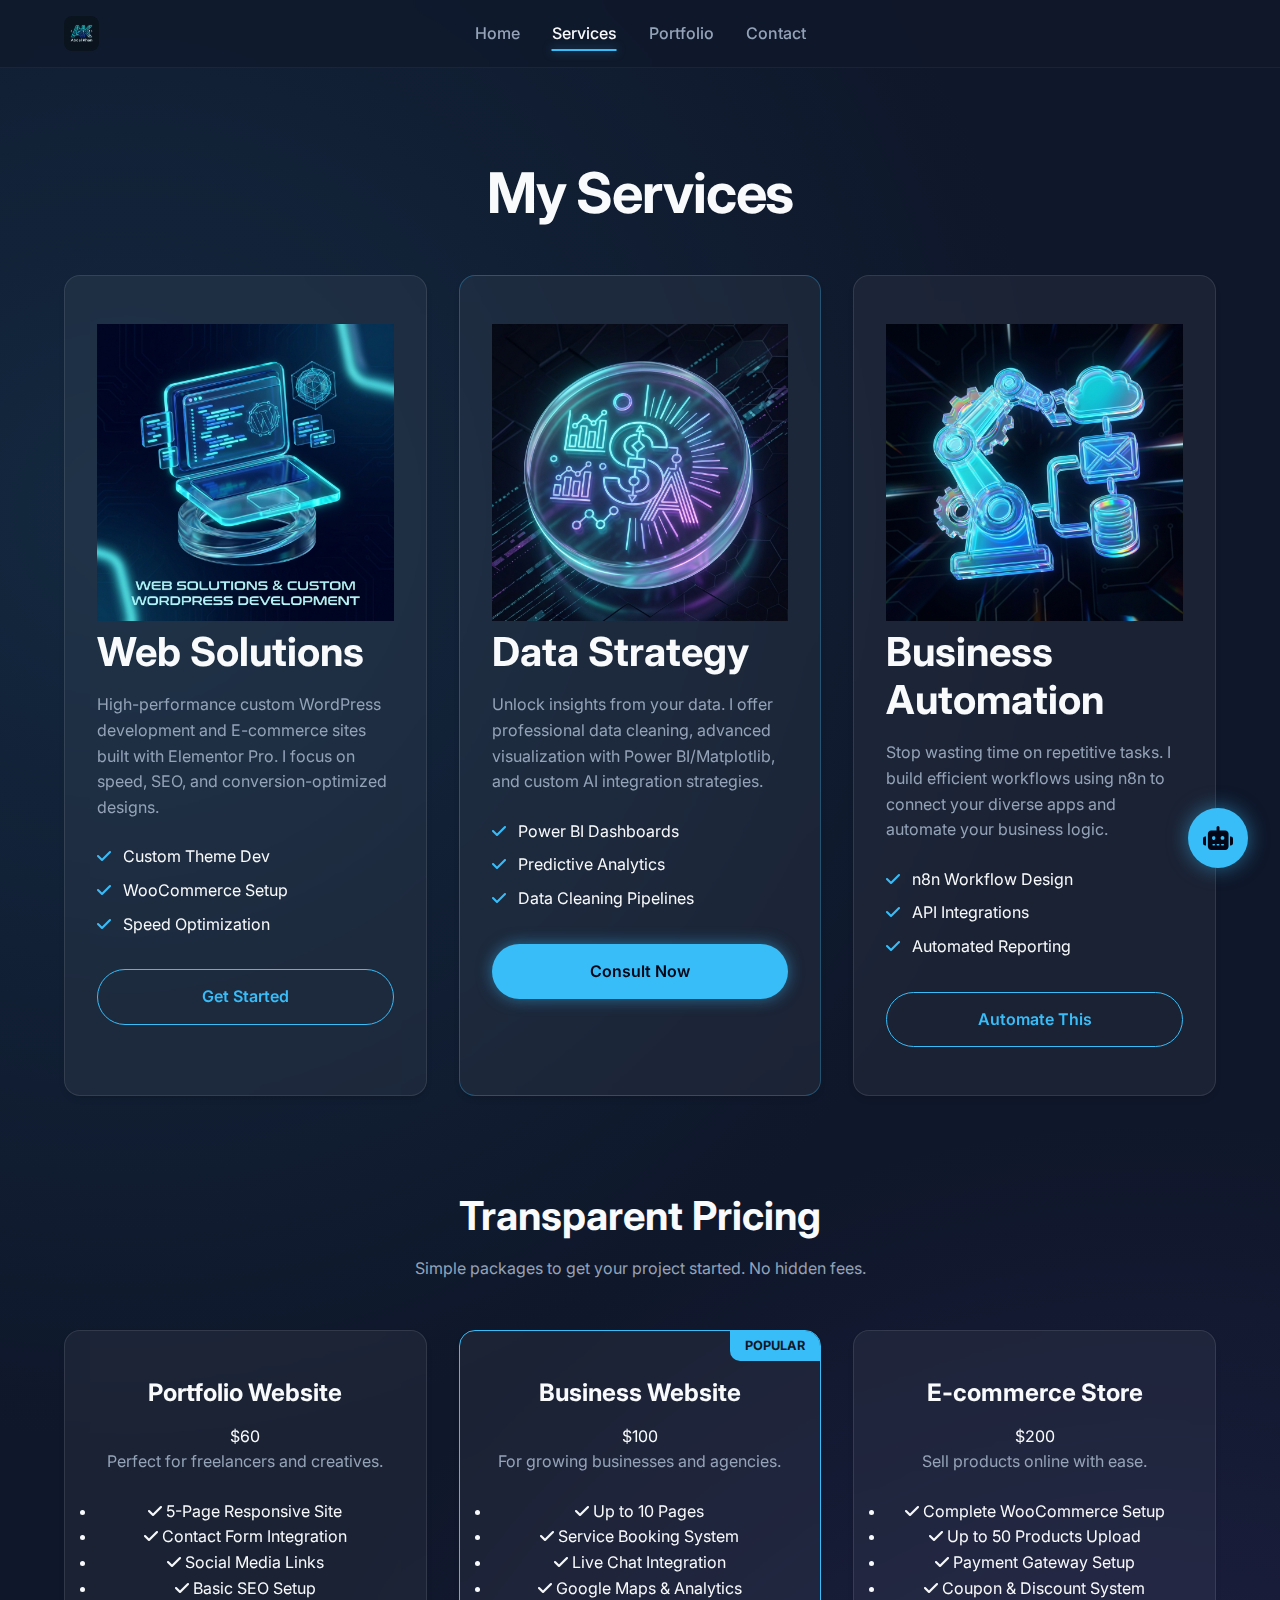
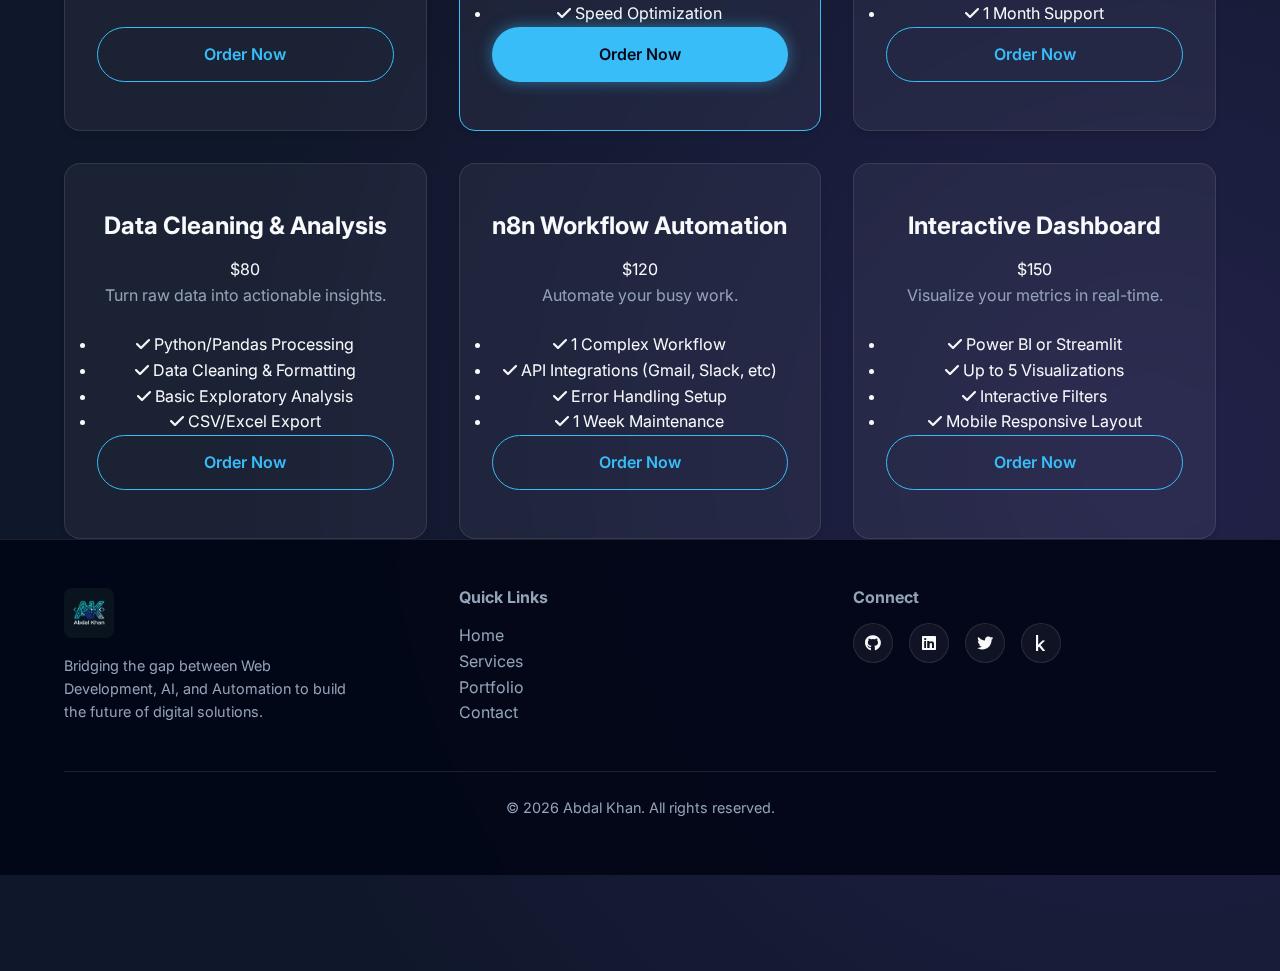
<file: my website/services.html>
<!DOCTYPE html>
<html lang="en">

<head>
    <meta charset="UTF-8">
    <meta name="viewport" content="width=device-width, initial-scale=1.0">
    <title>Services | Dev.Portfolio</title>
    <link href="https://fonts.googleapis.com/css2?family=Inter:wght@400;500;600;700;800&display=swap" rel="stylesheet">
    <link rel="stylesheet" href="style.css">
    <link rel="stylesheet" href="https://cdnjs.cloudflare.com/ajax/libs/font-awesome/6.4.0/css/all.min.css">
</head>

<body>

    <header>
        <div class="container">
            <nav>
                <a href="index.html" class="logo">
                    <img src="new_logo.png" alt="Logo" class="logo-img">
                </a>
                <ul class="nav-links">
                    <li><a href="index.html">Home</a></li>
                    <li><a href="services.html" class="active">Services</a></li>
                    <li><a href="portfolio.html">Portfolio</a></li>
                    <li><a href="contact.html">Contact</a></li>
                </ul>
                <div class="burger">
                    <div class="line1"></div>
                    <div class="line2"></div>
                    <div class="line3"></div>
                </div>
            </nav>
        </div>
    </header>

    <section class="section-padding" style="padding-top: 10rem; min-height: 80vh;">
        <div class="container">
            <h1 style="text-align: center; margin-bottom: 3rem;">My Services</h1>
            <div class="grid-3">
                <!-- Service 1 -->
                <div class="glass-card" style="padding: 3rem 2rem;">
                    <img src="web_solutions.png" alt="Web Solutions" class="service-img">
                    <h2>Web Solutions</h2>
                    <p style="margin-bottom: 1.5rem;">High-performance custom WordPress development and E-commerce sites
                        built with Elementor Pro. I focus on speed, SEO, and conversion-optimized designs.</p>
                    <ul style="list-style: none; margin-bottom: 2rem;">
                        <li style="margin-bottom: 0.5rem;"><i class="fas fa-check"
                                style="color: var(--accent); margin-right: 0.5rem;"></i> Custom Theme Dev</li>
                        <li style="margin-bottom: 0.5rem;"><i class="fas fa-check"
                                style="color: var(--accent); margin-right: 0.5rem;"></i> WooCommerce Setup</li>
                        <li style="margin-bottom: 0.5rem;"><i class="fas fa-check"
                                style="color: var(--accent); margin-right: 0.5rem;"></i> Speed Optimization</li>
                    </ul>
                    <a href="contact.html" class="btn btn-outline" style="width: 100%; text-align: center;">Get
                        Started</a>
                </div>

                <!-- Service 2 -->
                <div class="glass-card" style="padding: 3rem 2rem; border-color: rgba(56, 189, 248, 0.3);">
                    <img src="data_strategy.png" alt="Data Strategy" class="service-img">
                    <h2>Data Strategy</h2>
                    <p style="margin-bottom: 1.5rem;">Unlock insights from your data. I offer professional data
                        cleaning, advanced visualization with Power BI/Matplotlib, and custom AI integration strategies.
                    </p>
                    <ul style="list-style: none; margin-bottom: 2rem;">
                        <li style="margin-bottom: 0.5rem;"><i class="fas fa-check"
                                style="color: var(--accent); margin-right: 0.5rem;"></i> Power BI Dashboards</li>
                        <li style="margin-bottom: 0.5rem;"><i class="fas fa-check"
                                style="color: var(--accent); margin-right: 0.5rem;"></i> Predictive Analytics</li>
                        <li style="margin-bottom: 0.5rem;"><i class="fas fa-check"
                                style="color: var(--accent); margin-right: 0.5rem;"></i> Data Cleaning Pipelines</li>
                    </ul>
                    <a href="contact.html" class="btn btn-primary" style="width: 100%; text-align: center;">Consult
                        Now</a>
                </div>

                <!-- Service 3 -->
                <div class="glass-card" style="padding: 3rem 2rem;">
                    <img src="automation.png" alt="Business Automation" class="service-img">
                    <h2>Business Automation</h2>
                    <p style="margin-bottom: 1.5rem;">Stop wasting time on repetitive tasks. I build efficient workflows
                        using n8n to connect your diverse apps and automate your business logic.</p>
                    <ul style="list-style: none; margin-bottom: 2rem;">
                        <li style="margin-bottom: 0.5rem;"><i class="fas fa-check"
                                style="color: var(--accent); margin-right: 0.5rem;"></i> n8n Workflow Design</li>
                        <li style="margin-bottom: 0.5rem;"><i class="fas fa-check"
                                style="color: var(--accent); margin-right: 0.5rem;"></i> API Integrations</li>
                        <li style="margin-bottom: 0.5rem;"><i class="fas fa-check"
                                style="color: var(--accent); margin-right: 0.5rem;"></i> Automated Reporting</li>
                    </ul>
                    <a href="contact.html" class="btn btn-outline" style="width: 100%; text-align: center;">Automate
                        This</a>
                </div>
            </div>

            <!-- Pricing Section -->
            <div style="margin-top: 6rem; text-align: center;">
                <h2 style="margin-bottom: 1rem;">Transparent Pricing</h2>
                <p style="margin-bottom: 3rem; max-width: 600px; margin-left: auto; margin-right: auto;">Simple packages
                    to get your project started. No hidden fees.</p>

                <div class="grid-3">
                    <!-- Portfolio Package -->
                    <div class="glass-card" style="padding: 3rem 2rem; display: flex; flex-direction: column;">
                        <h3>Portfolio Website</h3>
                        <span class="price-tag">$60</span>
                        <p>Perfect for freelancers and creatives.</p>
                        <ul class="pricing-features">
                            <li><i class="fas fa-check"></i> 5-Page Responsive Site</li>
                            <li><i class="fas fa-check"></i> Contact Form Integration</li>
                            <li><i class="fas fa-check"></i> Social Media Links</li>
                            <li><i class="fas fa-check"></i> Basic SEO Setup</li>
                        </ul>
                        <a href="contact.html" class="btn btn-outline" style="margin-top: auto;">Order Now</a>
                    </div>

                    <!-- Business Package -->
                    <div class="glass-card"
                        style="padding: 3rem 2rem; display: flex; flex-direction: column; border-color: var(--accent); position: relative; overflow: hidden;">
                        <div
                            style="position: absolute; top: 0; right: 0; background: var(--accent); color: var(--bg-dark); padding: 5px 15px; font-size: 0.8rem; font-weight: bold; border-bottom-left-radius: 10px;">
                            POPULAR</div>
                        <h3>Business Website</h3>
                        <span class="price-tag">$100</span>
                        <p>For growing businesses and agencies.</p>
                        <ul class="pricing-features">
                            <li><i class="fas fa-check"></i> Up to 10 Pages</li>
                            <li><i class="fas fa-check"></i> Service Booking System</li>
                            <li><i class="fas fa-check"></i> Live Chat Integration</li>
                            <li><i class="fas fa-check"></i> Google Maps & Analytics</li>
                            <li><i class="fas fa-check"></i> Speed Optimization</li>
                        </ul>
                        <a href="contact.html" class="btn btn-primary" style="margin-top: auto;">Order Now</a>
                    </div>

                    <!-- E-commerce Package -->
                    <div class="glass-card" style="padding: 3rem 2rem; display: flex; flex-direction: column;">
                        <h3>E-commerce Store</h3>
                        <span class="price-tag">$200</span>
                        <p>Sell products online with ease.</p>
                        <ul class="pricing-features">
                            <li><i class="fas fa-check"></i> Complete WooCommerce Setup</li>
                            <li><i class="fas fa-check"></i> Up to 50 Products Upload</li>
                            <li><i class="fas fa-check"></i> Payment Gateway Setup</li>
                            <li><i class="fas fa-check"></i> Coupon & Discount System</li>
                            <li><i class="fas fa-check"></i> 1 Month Support</li>
                        </ul>
                        <a href="contact.html" class="btn btn-outline" style="margin-top: auto;">Order Now</a>
                    </div>

                    <!-- Data Cleaning Package -->
                    <div class="glass-card" style="padding: 3rem 2rem; display: flex; flex-direction: column;">
                        <h3>Data Cleaning & Analysis</h3>
                        <span class="price-tag">$80</span>
                        <p>Turn raw data into actionable insights.</p>
                        <ul class="pricing-features">
                            <li><i class="fas fa-check"></i> Python/Pandas Processing</li>
                            <li><i class="fas fa-check"></i> Data Cleaning & Formatting</li>
                            <li><i class="fas fa-check"></i> Basic Exploratory Analysis</li>
                            <li><i class="fas fa-check"></i> CSV/Excel Export</li>
                        </ul>
                        <a href="contact.html" class="btn btn-outline" style="margin-top: auto;">Order Now</a>
                    </div>

                    <!-- n8n Automation Package -->
                    <div class="glass-card" style="padding: 3rem 2rem; display: flex; flex-direction: column;">
                        <h3>n8n Workflow Automation</h3>
                        <span class="price-tag">$120</span>
                        <p>Automate your busy work.</p>
                        <ul class="pricing-features">
                            <li><i class="fas fa-check"></i> 1 Complex Workflow</li>
                            <li><i class="fas fa-check"></i> API Integrations (Gmail, Slack, etc)</li>
                            <li><i class="fas fa-check"></i> Error Handling Setup</li>
                            <li><i class="fas fa-check"></i> 1 Week Maintenance</li>
                        </ul>
                        <a href="contact.html" class="btn btn-outline" style="margin-top: auto;">Order Now</a>
                    </div>

                    <!-- Dashboard Package -->
                    <div class="glass-card" style="padding: 3rem 2rem; display: flex; flex-direction: column;">
                        <h3>Interactive Dashboard</h3>
                        <span class="price-tag">$150</span>
                        <p>Visualize your metrics in real-time.</p>
                        <ul class="pricing-features">
                            <li><i class="fas fa-check"></i> Power BI or Streamlit</li>
                            <li><i class="fas fa-check"></i> Up to 5 Visualizations</li>
                            <li><i class="fas fa-check"></i> Interactive Filters</li>
                            <li><i class="fas fa-check"></i> Mobile Responsive Layout</li>
                        </ul>
                        <a href="contact.html" class="btn btn-outline" style="margin-top: auto;">Order Now</a>
                    </div>
                </div>
            </div>
        </div>

        <footer>
            <div class="container">
                <div class="footer-content">
                    <div class="footer-brand">
                        <img src="new_logo.png" alt="Abdal Khan Logo" class="logo-img" style="height: 50px;">
                        <p>Bridging the gap between Web Development, AI, and Automation to build the future of digital
                            solutions.</p>
                    </div>

                    <div class="footer-links">
                        <h4>Quick Links</h4>
                        <ul>
                            <li><a href="index.html">Home</a></li>
                            <li><a href="services.html">Services</a></li>
                            <li><a href="portfolio.html">Portfolio</a></li>
                            <li><a href="contact.html">Contact</a></li>
                        </ul>
                    </div>

                    <div class="footer-social">
                        <h4>Connect</h4>
                        <div class="footer-social-icons">
                            <a href="https://github.com/Abdal-AI"><i class="fab fa-github"></i></a>
                            <a href="https://www.linkedin.com/in/muhammad-abdal-619451299/" target="_blank"><i
                                    class="fab fa-linkedin"></i></a>
                            <a href="https://x.com/abdalkhan1514" target="_blank"><i class="fab fa-twitter"></i></a>
                            <a href="https://www.kaggle.com/muhammadabdal123" target="_blank"><i
                                    class="fab fa-kaggle"></i></a>
                        </div>
                    </div>
                </div>

                <div class="footer-bottom">
                    <p>&copy; <span id="year"></span> Abdal Khan. All rights reserved.</p>
                </div>
            </div>
        </footer>

        <script src="script.js"></script>
</body>

</html>
</file>
<file: style.css>
/* Core Design System & Glassmorphism */
:root {
    --bg-dark: #0f172a;
    --bg-darker: #020617;
    --text-primary: #f8fafc;
    --text-secondary: #94a3b8;
    --accent: #38bdf8;
    --accent-glow: rgba(56, 189, 248, 0.5);
    --glass-bg: rgba(255, 255, 255, 0.05);
    --glass-border: rgba(255, 255, 255, 0.1);
    --glass-blur: 10px;
    --card-radius: 16px;
    --font-main: 'Inter', system-ui, sans-serif;
    --transition: all 0.3s ease;
}

*,
*::before,
*::after {
    box-sizing: border-box;
    margin: 0;
    padding: 0;
}

html {
    scroll-behavior: smooth;
    -webkit-text-size-adjust: 100%;
    font-size: 16px;
}

body {
    font-family: var(--font-main);
    background-color: var(--bg-dark);
    color: var(--text-primary);
    line-height: 1.7;
    font-size: 1.0625rem; /* 17px base */
    /* NOTE: overflow-x:hidden on body blocks iOS touch events — use clip instead */
    overflow-x: clip;
    background-image:
        radial-gradient(circle at 10% 20%, rgba(56, 189, 248, 0.1) 0%, transparent 40%),
        radial-gradient(circle at 90% 80%, rgba(139, 92, 246, 0.15) 0%, transparent 40%);
    min-height: 100vh;
    /* iOS momentum scrolling */
    -webkit-overflow-scrolling: touch;
}

/* ==========================================
   GLOBAL MOBILE TOUCH FIX
   Ensures ALL interactive elements respond
   to touch on iOS Safari & Android Chrome
   ========================================== */
a,
button,
input,
textarea,
select,
label,
[role="button"],
[onclick] {
    touch-action: manipulation;   /* prevents 300ms click delay */
    pointer-events: auto;         /* never let a parent block touches */
    -webkit-tap-highlight-color: rgba(56, 189, 248, 0.15);
}

/* Inputs & textareas must be at least 16px to prevent iOS auto-zoom */
input,
textarea,
select {
    font-size: max(16px, 1rem) !important;
}

/* Anchors: always show pointer cursor and respond to touch */
a[href] {
    cursor: pointer;
}

/* ==========================================
   TYPOGRAPHY (Mobile First)
   ========================================== */
h1, h2, h3, h4 {
    font-weight: 700;
    line-height: 1.2;
    margin-bottom: 1rem;
}

h1 {
    font-size: clamp(2.25rem, 6vw, 4.5rem);
    letter-spacing: -0.02em;
    word-wrap: break-word;
}

h2 {
    font-size: clamp(1.75rem, 5vw, 3rem);
}

h3 {
    font-size: clamp(1.25rem, 3.5vw, 1.75rem);
}

h4 {
    font-size: clamp(1.1rem, 2.5vw, 1.35rem);
}

p {
    margin-bottom: 1.5rem;
    color: var(--text-secondary);
    word-wrap: break-word;
    font-size: 1.0625rem;
    line-height: 1.75;
}

a {
    text-decoration: none;
    color: inherit;
    transition: color 0.3s ease, background 0.3s ease, border-color 0.3s ease;
    /* REMOVED: position:relative + z-index:100 — causes stacking context bugs on mobile */
    pointer-events: auto;
    -webkit-tap-highlight-color: rgba(56, 189, 248, 0.25);
    touch-action: manipulation;
}

button {
    pointer-events: auto;
    cursor: pointer;
    touch-action: manipulation;
    -webkit-tap-highlight-color: rgba(56, 189, 248, 0.25);
    -webkit-appearance: none;
    appearance: none;
}

input,
textarea,
select {
    pointer-events: auto;
    cursor: text;
    touch-action: manipulation;
    -webkit-tap-highlight-color: rgba(56, 189, 248, 0.15);
    /* Prevent iOS zoom on focus (font-size must be >= 16px) */
    font-size: max(16px, 1rem);
}

img {
    max-width: 100%;
    height: auto;
    display: block;
}

/* ==========================================
   UTILITY CLASSES & CLICK FIX
   ========================================== */
.container {
    width: 100%;
    max-width: 1280px;
    margin: 0 auto;
    padding: 0 1.25rem;
}

section {
    position: relative;
    /* Sections must NOT create a new stacking context that traps z-index */
    isolation: auto;
}

/* Ensure glass cards are interactive */
.glass-card {
    pointer-events: auto;
    position: relative;
    /* No z-index here — avoid accidental stacking context on mobile */
}

.section-padding {
    padding: 4rem 0;
}

/* ==========================================
   GLASS CARD
   ========================================== */
.glass-card {
    background: var(--glass-bg);
    backdrop-filter: blur(var(--glass-blur));
    -webkit-backdrop-filter: blur(var(--glass-blur));
    border: 1px solid var(--glass-border);
    border-radius: var(--card-radius);
    padding: 1.25rem;
    box-shadow: 0 4px 6px -1px rgba(0, 0, 0, 0.1), 0 2px 4px -1px rgba(0, 0, 0, 0.06);
    transition: var(--transition);
    position: relative;
}

.glass-card:hover {
    background: rgba(255, 255, 255, 0.08);
    box-shadow: 0 10px 15px -3px rgba(0, 0, 0, 0.2), 0 4px 6px -2px rgba(0, 0, 0, 0.1);
    border-color: rgba(255, 255, 255, 0.2);
}

/* ==========================================
   BUTTONS (Touch-Friendly & Clickable)
   ========================================== */
.btn {
    display: inline-flex;
    align-items: center;
    justify-content: center;
    padding: 1rem 1.75rem;
    min-height: 52px;
    min-width: 52px;
    border-radius: 50px;
    font-weight: 600;
    font-size: 1rem;
    cursor: pointer;
    border: 2px solid transparent;
    transition: background 0.2s ease, box-shadow 0.2s ease, transform 0.2s ease, color 0.2s ease;
    text-align: center;
    /* No rogue z-index or isolation — these break mobile stacking */
    pointer-events: auto;
    touch-action: manipulation;
    -webkit-tap-highlight-color: rgba(56, 189, 248, 0.35);
    -webkit-touch-callout: none;
    user-select: none;
    gap: 0.5rem;
    text-decoration: none;
    line-height: 1.2;
    -webkit-appearance: none;
    appearance: none;
}

/* Icons/text inside buttons should inherit pointer events from parent */
.btn > * {
    pointer-events: inherit;
}

.btn-primary {
    background: var(--accent);
    color: var(--bg-darker);
    box-shadow: 0 4px 15px var(--accent-glow);
}

.btn-primary:hover,
.btn-primary:focus {
    background: #7dd3fc;
    box-shadow: 0 6px 25px var(--accent-glow);
    transform: translateY(-2px);
}

.btn-primary:active {
    transform: translateY(0);
    box-shadow: 0 2px 10px var(--accent-glow);
}

.btn-outline {
    border-color: var(--accent);
    color: var(--accent);
    background: transparent;
}

.btn-outline:hover,
.btn-outline:focus {
    background: rgba(56, 189, 248, 0.15);
    transform: translateY(-2px);
}

.btn-outline:active {
    transform: translateY(0);
    background: rgba(56, 189, 248, 0.25);
}

/* ==========================================
   HEADER/NAV (Mobile First)
   ========================================== */
header {
    padding: 1rem 0;
    position: fixed;
    top: 0;
    width: 100%;
    z-index: 1000;
    transition: background 0.3s ease, padding 0.3s ease, box-shadow 0.3s ease;
    background: rgba(15, 23, 42, 0.98);
    border-bottom: 1px solid rgba(255, 255, 255, 0.05);
    pointer-events: auto;
}

/* Header spacing fixed */

header.scrolled {
    background: rgba(15, 23, 42, 0.9);
    backdrop-filter: blur(16px);
    border-bottom: 1px solid var(--glass-border);
    padding: 0.8rem 0;
    box-shadow: 0 4px 30px rgba(0, 0, 0, 0.1);
}

nav {
    display: flex;
    justify-content: space-between;
    align-items: center;
    position: relative;
    z-index: 1001;
}

.logo-img {
    height: 35px;
    width: auto;
    border-radius: 8px;
    vertical-align: middle;
}

/* Burger Menu (Mobile) */
.burger {
    display: flex;
    flex-direction: column;
    cursor: pointer;
    z-index: 1200; /* Above nav overlay */
    padding: 12px;
    margin: -12px;
    touch-action: manipulation;
    -webkit-tap-highlight-color: rgba(56,189,248,0.2);
}

.burger div {
    width: 25px;
    height: 3px;
    background-color: var(--text-primary);
    margin: 4px 0;
    transition: all 0.3s ease;
    border-radius: 2px;
}

/* Burger Animation */
.toggle .line1 {
    transform: rotate(-45deg) translate(-5px, 6px);
}

.toggle .line2 {
    opacity: 0;
}

.toggle .line3 {
    transform: rotate(45deg) translate(-5px, -6px);
}

/* Mobile Nav Links — display:none when closed (no invisible overlay blocking clicks) */
.nav-links {
    display: none;              /* CLOSED: completely removed from hit-testing */
    position: fixed;
    right: 0;
    top: 0;
    height: 100vh;
    height: 100dvh;
    background-color: #020617;
    flex-direction: column;
    align-items: center;
    justify-content: center;
    width: 100%;
    z-index: 1100;
    padding: 0;
    list-style: none;
    /* No opacity/transform on the closed state — display:none is enough
       and avoids the invisible-but-blocking overlay bug */
}

/* OPEN: visible and interactive */
.nav-links.nav-active {
    display: flex;
    opacity: 1;
    transform: translateX(0);
    pointer-events: auto;
    animation: navSlideIn 0.32s cubic-bezier(0.22, 1, 0.36, 1) both;
}

@keyframes navSlideIn {
    from { opacity: 0; transform: translateX(100%); }
    to   { opacity: 1; transform: translateX(0); }
}

.nav-links li {
    margin: 1.5rem 0;
    width: 100%;
    text-align: center;
}

.nav-links a {
    font-weight: 700;
    color: #ffffff !important;
    font-size: 1.8rem;
    padding: 1.5rem 2rem;
    display: block;
    width: 100%;
    transition: color 0.3s ease, background 0.2s ease;
    cursor: pointer;
    text-align: center;
    touch-action: manipulation;
    -webkit-tap-highlight-color: rgba(56, 189, 248, 0.3);
}

.nav-links a:active,
.nav-links a:hover,
.nav-links a.active {
    color: var(--accent) !important;
    background: rgba(56, 189, 248, 0.1);
}

/* Burger Animation */
.toggle .line1 {
    transform: rotate(-45deg) translate(-5px, 6px);
}

.toggle .line2 {
    opacity: 0;
}

.toggle .line3 {
    transform: rotate(45deg) translate(-5px, -6px);
}

/* ==========================================
   HERO SECTION (Mobile First - Image on TOP)
   ========================================== */
.hero-content {
    display: flex;
    flex-direction: column;
    align-items: center;
    gap: 2.5rem;
    text-align: center;
}

.hero-content > div:first-child {
    order: 2;
}

.hero-content > div:last-child {
    order: 1;
}

.hero-img {
    width: 280px;
    height: 280px;
    object-fit: cover;
    border-radius: 50%;
    border: 4px solid #00d2ff;
    box-shadow: 0 0 50px rgba(0, 210, 255, 0.7), 0 0 100px rgba(0, 210, 255, 0.3), inset 0 0 30px rgba(0, 210, 255, 0.4);
    animation: morph 8s ease-in-out infinite;
    transition: transform 0.3s ease;
}

@keyframes morph {
    0% { border-radius: 60% 40% 30% 70% / 60% 30% 70% 40%; }
    50% { border-radius: 30% 60% 70% 40% / 50% 60% 30% 60%; }
    100% { border-radius: 60% 40% 30% 70% / 60% 30% 70% 40%; }
}

.hero-subtitle {
    color: var(--accent);
    font-weight: 700;
    margin-bottom: 1rem;
    font-size: 1rem;
    letter-spacing: 3px;
    text-transform: uppercase;
    animation: fadeInUp 1s ease-out;
}

.hero-title {
    animation: fadeInUp 1s ease-out 0.3s backwards;
}

.hero-buttons {
    display: flex;
    gap: 1rem;
    justify-content: center;
    flex-wrap: wrap;
    margin-top: 1rem;
}

/* ── Hero Social Icons ──────────────────────────────────── */
.hero-socials {
    display: flex;
    gap: 0.85rem;
    justify-content: center;
    margin-top: 1.75rem;
    flex-wrap: wrap;
}

.hero-social-icon {
    display: inline-flex;
    align-items: center;
    justify-content: center;
    width: 48px;
    height: 48px;
    border-radius: 50%;
    background: rgba(255, 255, 255, 0.06);
    border: 1px solid rgba(255, 255, 255, 0.12);
    color: var(--text-secondary);
    font-size: 1.15rem;
    transition: background 0.25s ease, border-color 0.25s ease,
                color 0.25s ease, transform 0.25s ease, box-shadow 0.25s ease;
    touch-action: manipulation;
    -webkit-tap-highlight-color: transparent;
    text-decoration: none;
}

/* LinkedIn — blue */
.hero-social-icon:nth-child(1):hover {
    background: rgba(10, 102, 194, 0.2);
    border-color: #0a66c2;
    color: #0a66c2;
    box-shadow: 0 0 18px rgba(10, 102, 194, 0.45);
    transform: translateY(-3px);
}

/* GitHub — white */
.hero-social-icon:nth-child(2):hover {
    background: rgba(255, 255, 255, 0.12);
    border-color: rgba(255, 255, 255, 0.6);
    color: #ffffff;
    box-shadow: 0 0 18px rgba(255, 255, 255, 0.2);
    transform: translateY(-3px);
}

/* Kaggle — cyan */
.hero-social-icon:nth-child(3):hover {
    background: rgba(32, 189, 255, 0.15);
    border-color: #20bdff;
    color: #20bdff;
    box-shadow: 0 0 18px rgba(32, 189, 255, 0.4);
    transform: translateY(-3px);
}

@keyframes fadeInUp {
    from {
        opacity: 0;
        transform: translateY(20px);
    }
    to {
        opacity: 1;
        transform: translateY(0);
    }
}

/* ==========================================
   GRIDS (Mobile First: 1 Column)
   ========================================== */
.grid-3 {
    display: grid;
    grid-template-columns: 1fr;
    gap: 1.5rem;
}

/* ==========================================
   SERVICE & PROJECT IMAGES
   ========================================== */
.service-img {
    width: 100%;
    max-width: 120px;
    height: auto;
    margin: 0 auto 1rem;
    border-radius: 12px;
    display: block;
}

.project-img {
    width: 100%;
    height: 180px;
    object-fit: cover;
    border-radius: 12px;
    margin-bottom: 1rem;
}

.project-tag {
    display: inline-block;
    padding: 0.25rem 0.75rem;
    background: rgba(56, 189, 248, 0.15);
    color: var(--accent);
    border-radius: 20px;
    font-size: 0.75rem;
    font-weight: 500;
    margin-right: 0.5rem;
    margin-bottom: 0.5rem;
}

/* ==========================================
   PRICING SECTION
   ========================================== */
.price-tag {
    display: block;
    font-size: clamp(2rem, 8vw, 3rem);
    font-weight: 800;
    color: var(--accent);
    margin-bottom: 1rem;
}

.pricing-features {
    list-style: none;
    text-align: left;
    margin-bottom: 2rem;
    flex-grow: 1;
}

.pricing-features li {
    padding: 0.5rem 0;
    color: var(--text-secondary);
    display: flex;
    align-items: center;
    gap: 0.5rem;
    font-size: 0.9rem;
}

.pricing-features li i {
    color: var(--accent);
    font-size: 0.8rem;
}

/* ==========================================
   FOOTER (Mobile First)
   ========================================== */
footer {
    background: rgba(2, 6, 23, 0.95);
    backdrop-filter: blur(20px);
    -webkit-backdrop-filter: blur(20px);
    border-top: 1px solid var(--glass-border);
    padding: 3rem 0 2rem;
    margin-top: auto;
    color: var(--text-secondary);
    position: relative;
    z-index: 10;
}

.footer-content {
    display: grid;
    grid-template-columns: 1fr;
    gap: 2rem;
    text-align: center;
    align-items: center;
}

.footer-brand p {
    margin: 1rem auto;
    font-size: 0.9rem;
    max-width: 300px;
}

.footer-links ul {
    list-style: none;
}

.footer-links li {
    margin-bottom: 0.5rem;
}

.footer-links a {
    color: var(--text-secondary);
    padding: 0.5rem;
    display: inline-block;
}

.footer-links a:hover {
    color: var(--accent);
}

.footer-social-icons {
    display: flex;
    justify-content: center;
    gap: 1rem;
    flex-wrap: wrap;
}

.footer-social-icons a {
    display: inline-flex;
    align-items: center;
    justify-content: center;
    width: 44px;
    height: 44px;
    background: var(--glass-bg);
    border: 1px solid var(--glass-border);
    border-radius: 50%;
    transition: var(--transition);
    color: var(--text-primary);
    font-size: 1.1rem;
}

.footer-social-icons a:hover {
    background: var(--accent);
    color: var(--bg-darker);
    transform: translateY(-3px);
}

.footer-bottom {
    text-align: center;
    border-top: 1px solid var(--glass-border);
    padding-top: 1.5rem;
    margin-top: 2rem;
    font-size: 0.85rem;
}

/* ==========================================
   CHATBOT WIDGET
   ========================================== */
.chat-widget {
    position: fixed;
    bottom: 1rem;
    right: 1rem;
    z-index: 900; /* Below header (1000) so it doesn't block nav */
    display: flex;
    flex-direction: column;
    align-items: flex-end;
    font-family: var(--font-main);
}

.chat-toggle {
    width: 56px;
    height: 56px;
    border-radius: 50%;
    background: var(--accent);
    border: none;
    color: var(--bg-darker);
    font-size: 1.4rem;
    cursor: pointer;
    box-shadow: 0 0 20px var(--accent-glow);
    transition: transform 0.3s cubic-bezier(0.175, 0.885, 0.32, 1.275);
    display: flex;
    align-items: center;
    justify-content: center;
    touch-action: manipulation;
}

.chat-toggle:hover {
    transform: scale(1.1);
}

.chat-window {
    width: calc(100vw - 2rem);
    max-width: 350px;
    height: 60vh;
    max-height: 500px;
    background: rgba(15, 23, 42, 0.95);
    backdrop-filter: blur(16px);
    -webkit-backdrop-filter: blur(16px);
    border: 1px solid var(--glass-border);
    border-radius: 20px;
    margin-bottom: 1rem;
    box-shadow: 0 10px 40px rgba(0, 0, 0, 0.3);
    display: flex;
    flex-direction: column;
    overflow: hidden;
    transform-origin: bottom right;
    transform: scale(0);
    opacity: 0;
    transition: all 0.3s ease;
    visibility: hidden;
}

.chat-window.active {
    transform: scale(1);
    opacity: 1;
    visibility: visible;
}

.chat-header {
    padding: 1rem;
    background: rgba(255, 255, 255, 0.05);
    border-bottom: 1px solid var(--glass-border);
    display: flex;
    align-items: center;
    justify-content: space-between;
    flex-shrink: 0;
}

.chat-header h3 {
    margin: 0;
    font-size: 1rem;
    color: var(--text-primary);
}

.chat-close {
    background: transparent;
    border: none;
    color: var(--text-secondary);
    cursor: pointer;
    font-size: 1.2rem;
    padding: 8px;
    margin: -8px;
    touch-action: manipulation;
}

.chat-messages {
    flex: 1;
    padding: 1rem;
    overflow-y: auto;
    display: flex;
    flex-direction: column;
    gap: 0.75rem;
    -webkit-overflow-scrolling: touch;
}

.message {
    max-width: 85%;
    padding: 0.75rem 1rem;
    border-radius: 12px;
    font-size: 0.875rem;
    line-height: 1.4;
    word-wrap: break-word;
}

.message.bot {
    align-self: flex-start;
    background: rgba(255, 255, 255, 0.1);
    color: var(--text-primary);
    border-bottom-left-radius: 2px;
}

.message.user {
    align-self: flex-end;
    background: var(--accent);
    color: var(--bg-darker);
    border-bottom-right-radius: 2px;
}

.chat-input-area {
    padding: 0.75rem;
    border-top: 1px solid var(--glass-border);
    display: flex;
    gap: 0.5rem;
    flex-shrink: 0;
}

.chat-input {
    flex: 1;
    background: rgba(255, 255, 255, 0.05);
    border: 1px solid var(--glass-border);
    padding: 0.75rem 1rem;
    border-radius: 25px;
    color: var(--text-primary);
    outline: none;
    font-size: 0.875rem;
    min-height: 44px;
}

.chat-input:focus {
    border-color: var(--accent);
}

.chat-send {
    width: 44px;
    height: 44px;
    border-radius: 50%;
    background: transparent;
    border: 1px solid var(--accent);
    color: var(--accent);
    cursor: pointer;
    display: flex;
    align-items: center;
    justify-content: center;
    transition: all 0.2s ease;
    flex-shrink: 0;
    touch-action: manipulation;
}

.chat-send:hover {
    background: var(--accent);
    color: var(--bg-darker);
}

.chat-send:disabled,
.chat-input:disabled {
    opacity: 0.5;
    cursor: not-allowed;
}

/* Typing Indicator */
.typing-indicator {
    display: flex;
    align-items: center;
    gap: 4px;
    padding: 1rem 1.2rem !important;
}

.typing-indicator span {
    width: 8px;
    height: 8px;
    border-radius: 50%;
    background: var(--accent);
    animation: typingBounce 1.4s infinite ease-in-out;
}

.typing-indicator span:nth-child(1) { animation-delay: -0.32s; }
.typing-indicator span:nth-child(2) { animation-delay: -0.16s; }

@keyframes typingBounce {
    0%, 80%, 100% {
        transform: scale(0);
        opacity: 0.5;
    }
    40% {
        transform: scale(1);
        opacity: 1;
    }
}

/* ==========================================
   STAT ITEMS
   ========================================== */
.stat-item {
    padding: 1rem;
}

.stat-item h3 {
    margin-bottom: 0.25rem;
}

.stat-item p {
    margin: 0;
    font-size: 0.9rem;
}

/* ==========================================
   CONTACT PAGE SPECIFIC
   ========================================== */
.contact-grid {
    display: grid;
    grid-template-columns: 1fr;
    gap: 2rem;
}

.social-link {
    display: flex;
    align-items: center;
    padding: 1rem;
    background: var(--glass-bg);
    border: 1px solid var(--glass-border);
    border-radius: 8px;
    margin-bottom: 1rem;
    transition: var(--transition);
    min-height: 48px;
}

.social-link:hover {
    background: rgba(255, 255, 255, 0.1);
    transform: translateX(5px);
    border-color: var(--accent);
}

/* ==========================================
   TABLET BREAKPOINT (768px+)
   ========================================== */
@media (min-width: 768px) {
    .container {
        padding: 0 2rem;
    }
    
    .section-padding {
        padding: 4rem 0;
    }
    
    .glass-card {
        padding: 1.75rem;
    }
    
    .btn {
        padding: 1rem 2rem;
        font-size: 1rem;
    }
    
    /* Grid 2 columns */
    .grid-3 {
        grid-template-columns: repeat(2, 1fr);
        gap: 2rem;
    }
    
    /* Hero Layout - Side by Side on Tablet */
    .hero-content {
        display: grid;
        grid-template-columns: 1.2fr 0.8fr;
        text-align: left;
        align-items: center;
        gap: 2.5rem;
    }
    
    .hero-content > div:first-child {
        order: 1;
    }
    
    .hero-content > div:last-child {
        order: 2;
    }
    
    .hero-img {
        width: 280px;
        height: 280px;
    }
    
    .hero-buttons {
        justify-content: flex-start;
        gap: 1rem;
    }

    .hero-socials {
        justify-content: flex-start;
    }
    
    /* Project Images */
    .project-img {
        height: 200px;
    }
    
    /* Footer */
    .footer-content {
        grid-template-columns: repeat(2, 1fr);
        text-align: left;
    }
    
    .footer-brand p {
        margin: 1rem 0;
    }
    
    .footer-social-icons {
        justify-content: flex-start;
    }
    
    /* Chat Widget */
    .chat-widget {
        bottom: 2rem;
        right: 2rem;
    }
    
    .chat-window {
        width: 350px;
        height: 500px;
    }
    
    /* Contact Grid */
    .contact-grid {
        grid-template-columns: 1fr 1.5fr;
        gap: 3rem;
    }
}

/* ==========================================
   DESKTOP BREAKPOINT (1024px+)
   ========================================== */
@media (min-width: 1024px) {
    .section-padding {
        padding: 6rem 0;
    }
    
    .glass-card {
        padding: 2rem;
    }
    
    /* Hide burger, show nav */
    .burger {
        display: none;
    }
    
    nav {
        display: flex;
        justify-content: space-between;
        align-items: center;
    }
    
    .nav-links {
        display: flex !important;  /* immune to any JS inline style from mobile menu */
        position: static;
        height: auto;
        background: transparent;
        backdrop-filter: none;
        flex-direction: row;
        width: auto;
        transform: none !important;
        padding: 0;
        gap: 2rem;
        z-index: auto;
        pointer-events: auto;
        visibility: visible;
        opacity: 1;
        animation: none !important; /* no slide-in on desktop */
    }
    
    .nav-links li {
        margin: 0;
        width: auto;
        text-align: left;
    }
    
    .nav-links a {
        font-size: 1rem !important;
        padding: 0.5rem 0;
        display: inline;
        width: auto;
        background: transparent !important;
        color: var(--text-secondary) !important;
    }
    
    .nav-links a:hover,
    .nav-links a.active {
        color: var(--accent) !important;
        background: transparent !important;
    }
    
    .nav-links a::after {
        content: '';
        position: absolute;
        width: 0;
        height: 2px;
        bottom: 0;
        left: 0;
        background-color: var(--accent);
        transition: width 0.3s ease;
        box-shadow: 0 0 10px var(--accent-glow);
    }
    
    .nav-links a:hover::after,
    .nav-links a.active::after {
        width: 100%;
    }
    
    /* Hero Desktop */
    .hero-content {
        grid-template-columns: 1.2fr 0.8fr;
        gap: 3rem;
    }
    
    .hero-img {
        width: 350px;
        height: 350px;
    }
    
    /* Grid 3 columns */
    .grid-3 {
        grid-template-columns: repeat(3, 1fr);
        gap: 2.5rem;
    }
    
    /* Footer Desktop */
    .footer-content {
        grid-template-columns: 1fr 1fr 1fr;
        text-align: left;
        align-items: start;
    }
    
    /* Contact Grid */
    .contact-grid {
        grid-template-columns: 1fr 1.5fr;
        gap: 4rem;
    }
}

/* ==========================================
   LARGE DESKTOP (1440px+)
   ========================================== */
@media (min-width: 1440px) {
    .container {
        max-width: 1320px;
    }
    
    .hero-img {
        width: 400px;
        height: 400px;
    }
    
    .grid-3 {
        gap: 3rem;
    }
}

/* ==========================================
   MOBILE SCREENS (max 767px) - LARGER SIZES
   ========================================== */
@media (max-width: 767px) {
    /* Larger base text */
    html {
        font-size: 20px !important;
    }
    
    body {
        font-size: 1.15rem;
        line-height: 1.8;
    }
    
    /* Larger headings */
    h1 {
        font-size: 2.2rem !important;
        line-height: 1.25;
    }
    
    h2 {
        font-size: 1.8rem !important;
    }
    
    h3 {
        font-size: 1.4rem !important;
    }
    
    h4 {
        font-size: 1.2rem !important;
    }
    
    p {
        font-size: 1.1rem;
        line-height: 1.8;
    }
    
    /* Larger container padding */
    .container {
        padding: 0 1.25rem;
    }
    
    .section-padding {
        padding: 3.5rem 0;
    }
    
    /* Bigger buttons */
    .btn {
        padding: 1rem 2rem;
        font-size: 1.05rem;
        min-height: 54px;
    }
    
    .hero-buttons .btn {
        padding: 1rem 1.75rem;
        font-size: 1rem;
    }
    
    /* Larger hero subtitle */
    .hero-subtitle {
        font-size: 1.1rem !important;
        letter-spacing: 3px;
        margin-top: 1rem;
    }
    
    /* MUCH Bigger hero image - like the reference */
    .hero-img {
        width: 300px !important;
        height: 300px !important;
        border-width: 4px;
        box-shadow: 0 0 60px rgba(0, 210, 255, 0.8), 0 0 120px rgba(0, 210, 255, 0.4);
    }
    
    /* Larger glass cards */
    .glass-card {
        padding: 1.5rem;
    }
    
    /* Bigger service images */
    .service-img {
        max-width: 140px;
    }
    
    /* Larger project images */
    .project-img {
        height: 200px;
    }
    
    /* Bigger project tags */
    .project-tag {
        font-size: 0.85rem;
        padding: 0.35rem 0.9rem;
    }
    
    /* Larger pricing */
    .price-tag {
        font-size: 2.5rem;
    }
    
    /* Bigger nav links in mobile menu */
    .nav-links a {
        font-size: 1.5rem !important;
        padding: 1.25rem 2rem;
    }
    
    /* Larger burger menu */
    .burger div {
        width: 30px;
        height: 4px;
        margin: 5px 0;
    }
    
    /* MUCH BIGGER Chat toggle button */
    .chat-widget {
        bottom: 1.25rem;
        right: 1.25rem;
    }
    
    .chat-toggle {
        width: 70px !important;
        height: 70px !important;
        font-size: 1.75rem !important;
        box-shadow: 0 0 30px var(--accent-glow);
    }
    
    .chat-window {
        width: calc(100vw - 2rem);
        height: 75vh;
        max-height: 550px;
        background: rgba(15, 23, 42, 1); /* No blur on mobile for faster rendering/better clickability */
    }
    
    .chat-header h3 {
        font-size: 1.2rem;
    }
    
    .chat-input {
        font-size: 1rem;
        padding: 1rem 1.25rem;
    }
    
    .chat-send {
        width: 50px;
        height: 50px;
        font-size: 1.1rem;
    }
    
    .message {
        font-size: 1rem;
        padding: 0.9rem 1.1rem;
    }
    
    /* Footer */
    .footer-social-icons a {
        width: 50px;
        height: 50px;
        font-size: 1.3rem;
    }
    
    .footer-bottom {
        font-size: 0.95rem;
    }
    
    /* Stats */
    .stat-item h3 {
        font-size: 1.6rem !important;
    }
    
    .stat-item p {
        font-size: 1rem;
    }
}

/* ==========================================
   EXTRA SMALL SCREENS (max 400px)
   ========================================== */
@media (max-width: 400px) {
    html {
        font-size: 18px !important;
    }
    
    .container {
        padding: 0 1rem;
    }
    
    h1 {
        font-size: 1.9rem !important;
    }
    
    .hero-img {
        width: 220px !important;
        height: 220px !important;
    }
    
    .hero-buttons .btn {
        width: 100%;
    }
    
    .chat-toggle {
        width: 64px !important;
        height: 64px !important;
        font-size: 1.5rem !important;
    }
}

/* ==========================================
   TOUCH DEVICE SUPPORT
   ========================================== */
@media (hover: none) and (pointer: coarse) {
    /* Remove hover transforms on touch */
    .glass-card:hover {
        transform: none;
    }
    
    .footer-social-icons a:hover {
        transform: none;
    }
    
    /* Better active states for touch */
    .btn:active {
        transform: scale(0.97);
        opacity: 0.9;
    }
    
    .btn-primary:active {
        background: #7dd3fc;
    }
    
    .btn-outline:active {
        background: rgba(56, 189, 248, 0.25);
    }
    
    /* Larger touch targets */
    .nav-links a {
        padding: 1.5rem 2rem;
    }
    
    .footer-links a {
        padding: 0.75rem;
    }
    
    .footer-social-icons a {
        width: 52px;
        height: 52px;
    }
    
    /* Chat button touch state */
    .chat-toggle:active {
        transform: scale(0.95);
    }
}

/* Focus states for accessibility */
a:focus-visible,
button:focus-visible,
input:focus-visible,
textarea:focus-visible,
select:focus-visible,
.btn:focus-visible {
    outline: 3px solid var(--accent);
    outline-offset: 3px;
}

/* Reduce motion for accessibility */
@media (prefers-reduced-motion: reduce) {
    *,
    *::before,
    *::after {
        animation-duration: 0.01ms !important;
        animation-iteration-count: 1 !important;
        transition-duration: 0.01ms !important;
    }
}

/* ==========================================
   FLUID SCALING - Any Screen Size
   ========================================== */
/* Ensure everything scales smoothly at any size */
@media (max-width: 320px) {
    html {
        font-size: 16px !important;
    }
    
    .container {
        padding: 0 0.75rem;
    }
    
    h1 {
        font-size: 1.6rem !important;
    }
    
    .hero-img {
        width: 200px !important;
        height: 200px !important;
    }
    
    .btn {
        padding: 0.875rem 1.25rem;
        font-size: 0.9rem;
        min-height: 48px;
    }
    
    .chat-toggle {
        width: 56px !important;
        height: 56px !important;
    }
}

/* Very large screens */
@media (min-width: 1920px) {
    .container {
        max-width: 1440px;
    }
    
    .hero-img {
        width: 450px;
        height: 450px;
    }
}

/* ==========================================
   REVIEW SYSTEM STYLES
   ========================================== */

/* Review Form Styling */
.review-form .form-group {
    margin-bottom: 1.5rem;
}

.review-form label {
    display: block;
    margin-bottom: 0.5rem;
    color: var(--text-primary);
    font-weight: 600;
    font-size: 0.95rem;
}

.review-form input[type="text"],
.review-form textarea {
    width: 100%;
    padding: 0.875rem 1rem;
    background: rgba(255, 255, 255, 0.05);
    border: 1px solid var(--glass-border);
    border-radius: 10px;
    color: var(--text-primary);
    font-family: var(--font-main);
    font-size: 16px; /* >= 16px prevents iOS auto-zoom on focus */
    transition: all 0.3s ease;
    touch-action: manipulation;
    -webkit-appearance: none;
    appearance: none;
    min-height: 52px;
}

.review-form input[type="text"]:focus,
.review-form textarea:focus {
    outline: none;
    border-color: var(--accent);
    background: rgba(255, 255, 255, 0.08);
    box-shadow: 0 0 0 3px rgba(56, 189, 248, 0.1);
}

.review-form textarea {
    resize: vertical;
    min-height: 120px;
}

/* Star Rating System */
.star-rating {
    display: flex;
    gap: 0.5rem;
    font-size: 1.75rem;
    margin-top: 0.5rem;
    cursor: pointer;
    touch-action: manipulation;
    -webkit-tap-highlight-color: rgba(56, 189, 248, 0.2);
}

.star-rating i {
    color: #334155;
    transition: all 0.2s ease;
    cursor: pointer;
    touch-action: manipulation;
    pointer-events: auto;
    padding: 0.25rem; /* bigger tap target */
}

.star-rating i:hover,
.star-rating i.active {
    color: var(--accent);
    transform: scale(1.1);
}

.star-rating i:hover ~ i {
    color: #334155;
}

/* Reviews Grid */
.reviews-grid {
    display: grid;
    grid-template-columns: 1fr;
    gap: 1.5rem;
    margin-top: 2rem;
}

@media (min-width: 768px) {
    .reviews-grid {
        grid-template-columns: repeat(2, 1fr);
    }
}

@media (min-width: 1024px) {
    .reviews-grid {
        grid-template-columns: repeat(3, 1fr);
    }
}

/* Individual Review Card */
.review-card {
    display: flex;
    flex-direction: column;
    min-height: 200px;
}

.review-header {
    display: flex;
    gap: 1rem;
    margin-bottom: 1rem;
    align-items: flex-start;
}

.review-avatar {
    width: 48px;
    height: 48px;
    border-radius: 50%;
    display: flex;
    align-items: center;
    justify-content: center;
    font-weight: 700;
    color: white;
    font-size: 1rem;
    flex-shrink: 0;
    box-shadow: 0 4px 12px rgba(0, 0, 0, 0.2);
}

.review-info {
    flex: 1;
    min-width: 0;
}

.review-info h4 {
    color: var(--text-primary);
    margin-bottom: 0.25rem;
    word-wrap: break-word;
}

.review-info p {
    margin-bottom: 0.25rem;
    font-size: 0.85rem;
}

.review-stars {
    display: flex;
    gap: 0.25rem;
}

.review-text {
    flex: 1;
    color: var(--text-secondary);
    line-height: 1.6;
    margin-bottom: 1rem;
    font-size: 0.95rem;
}

.review-date {
    color: var(--text-secondary);
    font-size: 0.8rem;
    margin: 0;
    opacity: 0.7;
}

/* Empty State */
.review-card:only-child {
    grid-column: 1 / -1;
}

/* Self-contained CSS animation for review cards — no JS needed to trigger final state */
@keyframes reviewFadeIn {
    from {
        opacity: 0;
        transform: translateY(20px);
    }
    to {
        opacity: 1;
        transform: translateY(0);
    }
}

.review-fade-in {
    /* Always ends at opacity:1 via 'forwards' fill mode */
    animation: reviewFadeIn 0.45s ease forwards;
    /* delay is set inline per-card for stagger effect */
}



/* Hover effect for review cards — ONLY on non-touch devices */
@media (hover: hover) and (pointer: fine) {
    .review-card:hover {
        transform: translateY(-4px);
    }
}

/* Success Message Animation */
@keyframes successPulse {
    0%, 100% {
        transform: scale(1);
    }
    50% {
        transform: scale(1.05);
    }
}

.fa-check-circle {
    animation: successPulse 0.6s ease-in-out;
}

/* ==========================================
   CHATBOT WIDGET
   ========================================== */
.chat-widget {
    position: fixed;
    bottom: 1rem;
    right: 1rem;
    z-index: 900;
    display: flex;
    flex-direction: column;
    align-items: flex-end;
    font-family: var(--font-main);
}

.chat-toggle {
    width: 56px;
    height: 56px;
    border-radius: 50%;
    background: var(--accent);
    border: none;
    color: var(--bg-darker);
    font-size: 1.4rem;
    cursor: pointer;
    box-shadow: 0 0 20px var(--accent-glow);
    transition: transform 0.3s cubic-bezier(0.175, 0.885, 0.32, 1.275);
    display: flex;
    align-items: center;
    justify-content: center;
    touch-action: manipulation;
}

.chat-toggle:hover {
    transform: scale(1.1);
}

.chat-window {
    width: calc(100vw - 2rem);
    max-width: 350px;
    height: 60vh;
    max-height: 500px;
    background: rgba(15, 23, 42, 0.95);
    backdrop-filter: blur(16px);
    -webkit-backdrop-filter: blur(16px);
    border: 1px solid var(--glass-border);
    border-radius: 20px;
    margin-bottom: 1rem;
    box-shadow: 0 10px 40px rgba(0, 0, 0, 0.3);
    display: flex;
    flex-direction: column;
    overflow: hidden;
    transform-origin: bottom right;
    transform: scale(0);
    opacity: 0;
    transition: all 0.3s ease;
    visibility: hidden;
}

.chat-window.active {
    transform: scale(1);
    opacity: 1;
    visibility: visible;
}

.chat-header {
    padding: 1rem;
    background: rgba(255, 255, 255, 0.05);
    border-bottom: 1px solid var(--glass-border);
    display: flex;
    align-items: center;
    justify-content: space-between;
    flex-shrink: 0;
}

.chat-header h3 {
    margin: 0;
    font-size: 1rem;
    color: var(--text-primary);
}

.chat-close {
    background: transparent;
    border: none;
    color: var(--text-secondary);
    cursor: pointer;
    font-size: 1.2rem;
    padding: 8px;
    margin: -8px;
    touch-action: manipulation;
}

.chat-messages {
    flex: 1;
    padding: 1rem;
    overflow-y: auto;
    display: flex;
    flex-direction: column;
    gap: 0.75rem;
    -webkit-overflow-scrolling: touch;
}

.message {
    max-width: 85%;
    padding: 0.75rem 1rem;
    border-radius: 12px;
    font-size: 0.875rem;
    line-height: 1.4;
    word-wrap: break-word;
}

.message.bot {
    align-self: flex-start;
    background: rgba(255, 255, 255, 0.1);
    color: var(--text-primary);
    border-bottom-left-radius: 2px;
}

.message.user {
    align-self: flex-end;
    background: var(--accent);
    color: var(--bg-darker);
    border-bottom-right-radius: 2px;
}

.chat-input-area {
    padding: 0.75rem;
    border-top: 1px solid var(--glass-border);
    display: flex;
    gap: 0.5rem;
    flex-shrink: 0;
}

.chat-input {
    flex: 1;
    background: rgba(255, 255, 255, 0.05);
    border: 1px solid var(--glass-border);
    padding: 0.75rem 1rem;
    border-radius: 25px;
    color: var(--text-primary);
    outline: none;
    font-size: 0.875rem;
    min-height: 44px;
}

.chat-input:focus {
    border-color: var(--accent);
}

.chat-send {
    width: 44px;
    height: 44px;
    border-radius: 50%;
    background: transparent;
    border: 1px solid var(--accent);
    color: var(--accent);
    cursor: pointer;
    display: flex;
    align-items: center;
    justify-content: center;
    transition: all 0.2s ease;
    flex-shrink: 0;
    touch-action: manipulation;
}

.chat-send:hover {
    background: var(--accent);
    color: var(--bg-darker);
}

.chat-send:disabled,
.chat-input:disabled {
    opacity: 0.5;
    cursor: not-allowed;
}

/* Typing Indicator */
.typing-indicator {
    display: flex;
    align-items: center;
    gap: 4px;
    padding: 1rem 1.2rem !important;
}

.typing-indicator span {
    width: 8px;
    height: 8px;
    border-radius: 50%;
    background: var(--accent);
    animation: typingBounce 1.4s infinite ease-in-out;
}

.typing-indicator span:nth-child(1) { animation-delay: -0.32s; }
.typing-indicator span:nth-child(2) { animation-delay: -0.16s; }

@keyframes typingBounce {
    0%, 80%, 100% {
        transform: scale(0);
        opacity: 0.5;
    }
    40% {
        transform: scale(1);
        opacity: 1;
    }
}
</file>
<file: my website/style.css>
/* Core Design System & Glassmorphism */
:root {
    --bg-dark: #0f172a;
    --bg-darker: #020617;
    --text-primary: #f8fafc;
    --text-secondary: #94a3b8;
    --accent: #38bdf8;
    --accent-glow: rgba(56, 189, 248, 0.5);
    --glass-bg: rgba(255, 255, 255, 0.05);
    --glass-border: rgba(255, 255, 255, 0.1);
    --glass-blur: 10px;
    --card-radius: 16px;
    --font-main: 'Inter', system-ui, sans-serif;
    --transition: all 0.3s ease;
}

*,
*::before,
*::after {
    box-sizing: border-box;
    margin: 0;
    padding: 0;
}

body {
    font-family: var(--font-main);
    background-color: var(--bg-dark);
    color: var(--text-primary);
    line-height: 1.6;
    overflow-x: hidden;
    background-image:
        radial-gradient(circle at 10% 20%, rgba(56, 189, 248, 0.1) 0%, transparent 40%),
        radial-gradient(circle at 90% 80%, rgba(139, 92, 246, 0.15) 0%, transparent 40%);
    min-height: 100vh;
}

/* Typography (Mobile First - REM Units) */
h1,
h2,
h3,
h4 {
    font-weight: 700;
    line-height: 1.2;
    margin-bottom: 1rem;
}

h1 {
    font-size: 2.5rem;
    /* Mobile Size */
    letter-spacing: -0.02em;
}

h2 {
    font-size: 2rem;
}

h3 {
    font-size: 1.5rem;
}

p {
    margin-bottom: 1.5rem;
    color: var(--text-secondary);
}

a {
    text-decoration: none;
    color: inherit;
    transition: var(--transition);
}

img {
    max-width: 100%;
    height: auto;
}

/* Utility Classes */
.container {
    width: 100%;
    max-width: 1200px;
    margin: 0 auto;
    padding: 0 1.5rem;
    /* Smaller padding for mobile */
}

.section-padding {
    padding: 4rem 0;
    /* Smaller padding for mobile */
}

/* Glass Card */
.glass-card {
    background: var(--glass-bg);
    backdrop-filter: blur(var(--glass-blur));
    -webkit-backdrop-filter: blur(var(--glass-blur));
    border: 1px solid var(--glass-border);
    border-radius: var(--card-radius);
    padding: 1.5rem;
    /* Smaller padding for mobile */
    box-shadow: 0 4px 6px -1px rgba(0, 0, 0, 0.1), 0 2px 4px -1px rgba(0, 0, 0, 0.06);
    transition: var(--transition);
}

.glass-card:hover {
    background: rgba(255, 255, 255, 0.08);
    transform: translateY(-5px);
    box-shadow: 0 10px 15px -3px rgba(0, 0, 0, 0.2), 0 4px 6px -2px rgba(0, 0, 0, 0.1);
    border-color: rgba(255, 255, 255, 0.2);
}

/* Buttons */
.btn {
    display: inline-block;
    padding: 0.875rem 2rem;
    border-radius: 50px;
    font-weight: 600;
    cursor: pointer;
    border: 1px solid transparent;
    transition: var(--transition);
    text-align: center;
}

.btn-primary {
    background: var(--accent);
    color: var(--bg-darker);
    box-shadow: 0 0 15px var(--accent-glow);
}

.btn-primary:hover {
    background: #7dd3fc;
    box-shadow: 0 0 25px var(--accent-glow);
}

.btn-outline {
    border-color: var(--accent);
    color: var(--accent);
    background: transparent;
}

.btn-outline:hover {
    background: rgba(56, 189, 248, 0.1);
}

/* Header/Nav (Mobile First) */
header {
    padding: 1rem 0;
    position: fixed;
    top: 0;
    width: 100%;
    z-index: 100;
    transition: var(--transition);
    background: rgba(15, 23, 42, 0.6);
    backdrop-filter: blur(12px);
    border-bottom: 1px solid rgba(255, 255, 255, 0.05);
}

header.scrolled {
    background: rgba(15, 23, 42, 0.9);
    backdrop-filter: blur(16px);
    border-bottom: 1px solid var(--glass-border);
    padding: 0.8rem 0;
    box-shadow: 0 4px 30px rgba(0, 0, 0, 0.1);
}

nav {
    display: flex;
    justify-content: space-between;
    align-items: center;
    position: relative;
}

.logo-img {
    height: 35px;
    /* Smaller logo for mobile */
    width: auto;
    border-radius: 8px;
    vertical-align: middle;
}

.burger {
    display: block;
    /* Visible by default (mobile) */
    cursor: pointer;
    z-index: 1001;
}

.burger div {
    width: 25px;
    height: 3px;
    background-color: var(--text-primary);
    margin: 5px;
    transition: all 0.3s ease;
}

/* Mobile Menu Styles */
.nav-links {
    display: flex;
    position: fixed;
    right: 0;
    height: 100vh;
    top: 0;
    background-color: rgba(2, 6, 23, 0.98);
    backdrop-filter: blur(15px);
    flex-direction: column;
    align-items: center;
    justify-content: center;
    width: 100%;
    transform: translateX(100%);
    transition: transform 0.4s ease-in-out;
    z-index: 1000;
    padding: 0;
    list-style: none;
}

.nav-links.nav-active {
    transform: translateX(0%);
}

.nav-links li {
    margin: 1.5rem 0;
    opacity: 0;
    /* Animated independently */
}

.nav-links a {
    font-weight: 500;
    color: var(--text-secondary);
    font-size: 1.5rem;
    /* Larger links for touch targets */
    position: relative;
    padding: 0.5rem 0;
    transition: color 0.3s ease;
}

.nav-links a:hover,
.nav-links a.active {
    color: var(--text-primary);
}

/* Animations for Mobile Menu */
.toggle .line1 {
    transform: rotate(-45deg) translate(-5px, 6px);
}

.toggle .line2 {
    opacity: 0;
}

.toggle .line3 {
    transform: rotate(45deg) translate(-5px, -6px);
}

/* Hero Section (Mobile First) */
.hero-content {
    display: flex;
    flex-direction: column-reverse;
    /* Image on top logic? Or text on top? Column reverse puts last item first. */
    align-items: center;
    gap: 3rem;
    text-align: center;
}

/* Reorder specifically for mobile if needed (Text bottom, Image top)
   If HTML is Text then Image, flex-column puts Text then Image.
   Users often want Image then Text on mobile.
   Let's use order property.
*/

.hero-content>div:nth-child(2) {
    /* Assuming Image is 2nd child */
    margin-bottom: 2rem;
}

.hero-img {
    width: 280px;
    height: 280px;
    object-fit: cover;
    border-radius: 30% 70% 70% 30% / 30% 30% 70% 70%;
    border: 2px solid #00d2ff;
    box-shadow: 0 0 40px rgba(0, 210, 255, 0.6), inset 0 0 20px rgba(0, 210, 255, 0.4);
    /* Stronger Neon Glow */
    animation: morph 8s ease-in-out infinite;
    position: relative;
    z-index: 10;
    transition: transform 0.3s ease;
}

@keyframes morph {
    0% {
        border-radius: 60% 40% 30% 70% / 60% 30% 70% 40%;
    }

    50% {
        border-radius: 30% 60% 70% 40% / 50% 60% 30% 60%;
    }

    100% {
        border-radius: 60% 40% 30% 70% / 60% 30% 70% 40%;
    }
}

.hero-subtitle {
    color: var(--accent);
    font-weight: 700;
    margin-bottom: 1rem;
    font-size: 1.2rem;
    letter-spacing: 2px;
    text-transform: uppercase;
    animation: fadeInUp 1s ease-out;
}

.hero-title {
    animation: fadeInUp 1s ease-out 0.3s backwards;
}

.hero-buttons {
    display: flex;
    gap: 1rem;
    justify-content: center;
    /* Centered on mobile */
    flex-wrap: wrap;
}

@keyframes fadeInUp {
    from {
        opacity: 0;
        transform: translateY(20px);
    }

    to {
        opacity: 1;
        transform: translateY(0);
    }
}

/* Grids (Mobile First: 1 Column) */
.grid-3 {
    display: grid;
    grid-template-columns: 1fr;
    gap: 2rem;
}

/* Footer (Mobile First) */
footer {
    background: rgba(2, 6, 23, 0.95);
    backdrop-filter: blur(20px);
    border-top: 1px solid var(--glass-border);
    padding: 3rem 0 2rem;
    margin-top: auto;
    color: var(--text-secondary);
    position: relative;
    z-index: 10;
}

.footer-content {
    display: grid;
    grid-template-columns: 1fr;
    gap: 2rem;
    text-align: center;
    align-items: center;
}

.footer-brand p {
    margin: 1rem auto;
    font-size: 0.9rem;
    max-width: 300px;
}

.footer-links ul {
    list-style: none;
}

.footer-social-icons {
    display: flex;
    justify-content: center;
    gap: 1rem;
}

.footer-social-icons a {
    display: inline-flex;
    align-items: center;
    justify-content: center;
    width: 40px;
    height: 40px;
    background: var(--glass-bg);
    border: 1px solid var(--glass-border);
    border-radius: 50%;
    transition: var(--transition);
    color: var(--text-primary);
}

.footer-social-icons a:hover {
    background: var(--accent);
    color: var(--bg-darker);
    transform: translateY(-3px);
}

.footer-bottom {
    text-align: center;
    border-top: 1px solid var(--glass-border);
    padding-top: 1.5rem;
    margin-top: 2rem;
    font-size: 0.9rem;
}

/* --- TABLET MEDIA QUERY (min-width: 768px) --- */
@media (min-width: 768px) {
    h1 {
        font-size: 3rem;
    }

    h2 {
        font-size: 2.2rem;
    }

    .grid-3 {
        grid-template-columns: repeat(2, 1fr);
        /* 2 Columns on Tablet */
    }

    .hero-content {
        gap: 2rem;
        display: grid;
        grid-template-columns: 1.2fr 0.8fr;
        text-align: left;
        align-items: center;
    }

    .hero-content>div:nth-child(2) {
        margin-bottom: 0;
    }

    .hero-buttons {
        justify-content: flex-start;
    }
}

/* --- DESKTOP MEDIA QUERY (min-width: 1024px) --- */
@media (min-width: 1024px) {
    h1 {
        font-size: 3.5rem;
    }

    h2 {
        font-size: 2.5rem;
    }

    .section-padding {
        padding: 6rem 0;
    }

    .glass-card {
        padding: 2rem;
    }

    /* Navigation Desktop */
    .burger {
        display: none;
    }

    .nav-links {
        display: flex;
        position: absolute;
        top: auto;
        right: auto;
        height: auto;
        background: transparent;
        backdrop-filter: none;
        flex-direction: row;
        width: auto;
        transform: translate(-50%, 0);
        /* Center logic from previous */
        left: 50%;
        padding: 0;
        gap: 2rem;
    }

    .nav-links li {
        margin: 0;
        opacity: 1;
    }

    .nav-links a {
        font-size: 1rem;
        padding: 0.5rem 0;
    }

    .nav-links a::after {
        content: '';
        position: absolute;
        width: 0;
        height: 2px;
        bottom: 0;
        left: 0;
        background-color: var(--accent);
        transition: width 0.3s ease;
        box-shadow: 0 0 10px var(--accent-glow);
    }

    .nav-links a:hover::after,
    .nav-links a.active::after {
        width: 100%;
    }

    /* Hero Desktop */
    .hero-content {
        display: grid;
        grid-template-columns: 1.2fr 0.8fr;
        /* Text left, Image right */
        text-align: left;
        align-items: center;
    }

    .hero-content>div:nth-child(2) {
        margin-bottom: 0;
    }

    .hero-buttons {
        justify-content: flex-start;
        /* Left align on desktop */
    }

    .hero-img {
        width: 350px;
        height: 350px;
    }

    .hero-subtitle {
        font-size: 1.5rem;
    }

    /* Grid Desktop */
    .grid-3 {
        grid-template-columns: repeat(3, 1fr);
        /* 3 Columns on Desktop */
    }

    /* Footer Desktop */
    .footer-content {
        grid-template-columns: 1fr 1fr 1fr;
        text-align: left;
        align-items: start;
    }

    .footer-brand p {
        margin: 1rem 0;
    }

    .footer-social-icons {
        justify-content: flex-start;
    }
}

/* Chatbot Styles */
.chat-widget {
    position: fixed;
    bottom: 2rem;
    right: 2rem;
    z-index: 1000;
    display: flex;
    flex-direction: column;
    align-items: flex-end;
    font-family: var(--font-main);
}

.chat-toggle {
    width: 60px;
    height: 60px;
    border-radius: 50%;
    background: var(--accent);
    border: none;
    color: var(--bg-darker);
    font-size: 1.5rem;
    cursor: pointer;
    box-shadow: 0 0 20px var(--accent-glow);
    transition: transform 0.3s cubic-bezier(0.175, 0.885, 0.32, 1.275);
    display: flex;
    align-items: center;
    justify-content: center;
}

.chat-toggle:hover {
    transform: scale(1.1);
}

.chat-window {
    width: 350px;
    height: 500px;
    background: rgba(15, 23, 42, 0.95);
    backdrop-filter: blur(16px);
    border: 1px solid var(--glass-border);
    border-radius: 20px;
    margin-bottom: 1rem;
    box-shadow: 0 10px 40px rgba(0, 0, 0, 0.3);
    display: flex;
    flex-direction: column;
    overflow: hidden;
    transform-origin: bottom right;
    transform: scale(0);
    opacity: 0;
    transition: all 0.3s ease;
    visibility: hidden;
}

.chat-window.active {
    transform: scale(1);
    opacity: 1;
    visibility: visible;
}

.chat-header {
    padding: 1.5rem;
    background: rgba(255, 255, 255, 0.05);
    border-bottom: 1px solid var(--glass-border);
    display: flex;
    align-items: center;
    justify-content: space-between;
}

.chat-header h3 {
    margin: 0;
    font-size: 1.1rem;
    color: var(--text-primary);
}

.chat-close {
    background: transparent;
    border: none;
    color: var(--text-secondary);
    cursor: pointer;
    font-size: 1.2rem;
}

.chat-messages {
    flex: 1;
    padding: 1.5rem;
    overflow-y: auto;
    display: flex;
    flex-direction: column;
    gap: 1rem;
}

.message {
    max-width: 80%;
    padding: 0.8rem 1rem;
    border-radius: 12px;
    font-size: 0.9rem;
    line-height: 1.4;
}

.message.bot {
    align-self: flex-start;
    background: rgba(255, 255, 255, 0.1);
    color: var(--text-primary);
    border-bottom-left-radius: 2px;
}

.message.user {
    align-self: flex-end;
    background: var(--accent);
    color: var(--bg-darker);
    border-bottom-right-radius: 2px;
}

.chat-input-area {
    padding: 1rem;
    border-top: 1px solid var(--glass-border);
    display: flex;
    gap: 0.5rem;
}

.chat-input {
    flex: 1;
    background: rgba(255, 255, 255, 0.05);
    border: 1px solid var(--glass-border);
    padding: 0.8rem;
    border-radius: 25px;
    color: var(--text-primary);
    outline: none;
}

.chat-send {
    width: 40px;
    height: 40px;
    border-radius: 50%;
    background: transparent;
    border: 1px solid var(--accent);
    color: var(--accent);
    cursor: pointer;
    display: flex;
    align-items: center;
    justify-content: center;
    transition: all 0.2s ease;
}

.chat-send:hover {
    background: var(--accent);
    color: var(--bg-darker);
}

@media (max-width: 480px) {
    .chat-window {
        width: 90vw;
        height: 60vh;
        bottom: 5rem;
        right: 5vw;
    }
}
</file>
